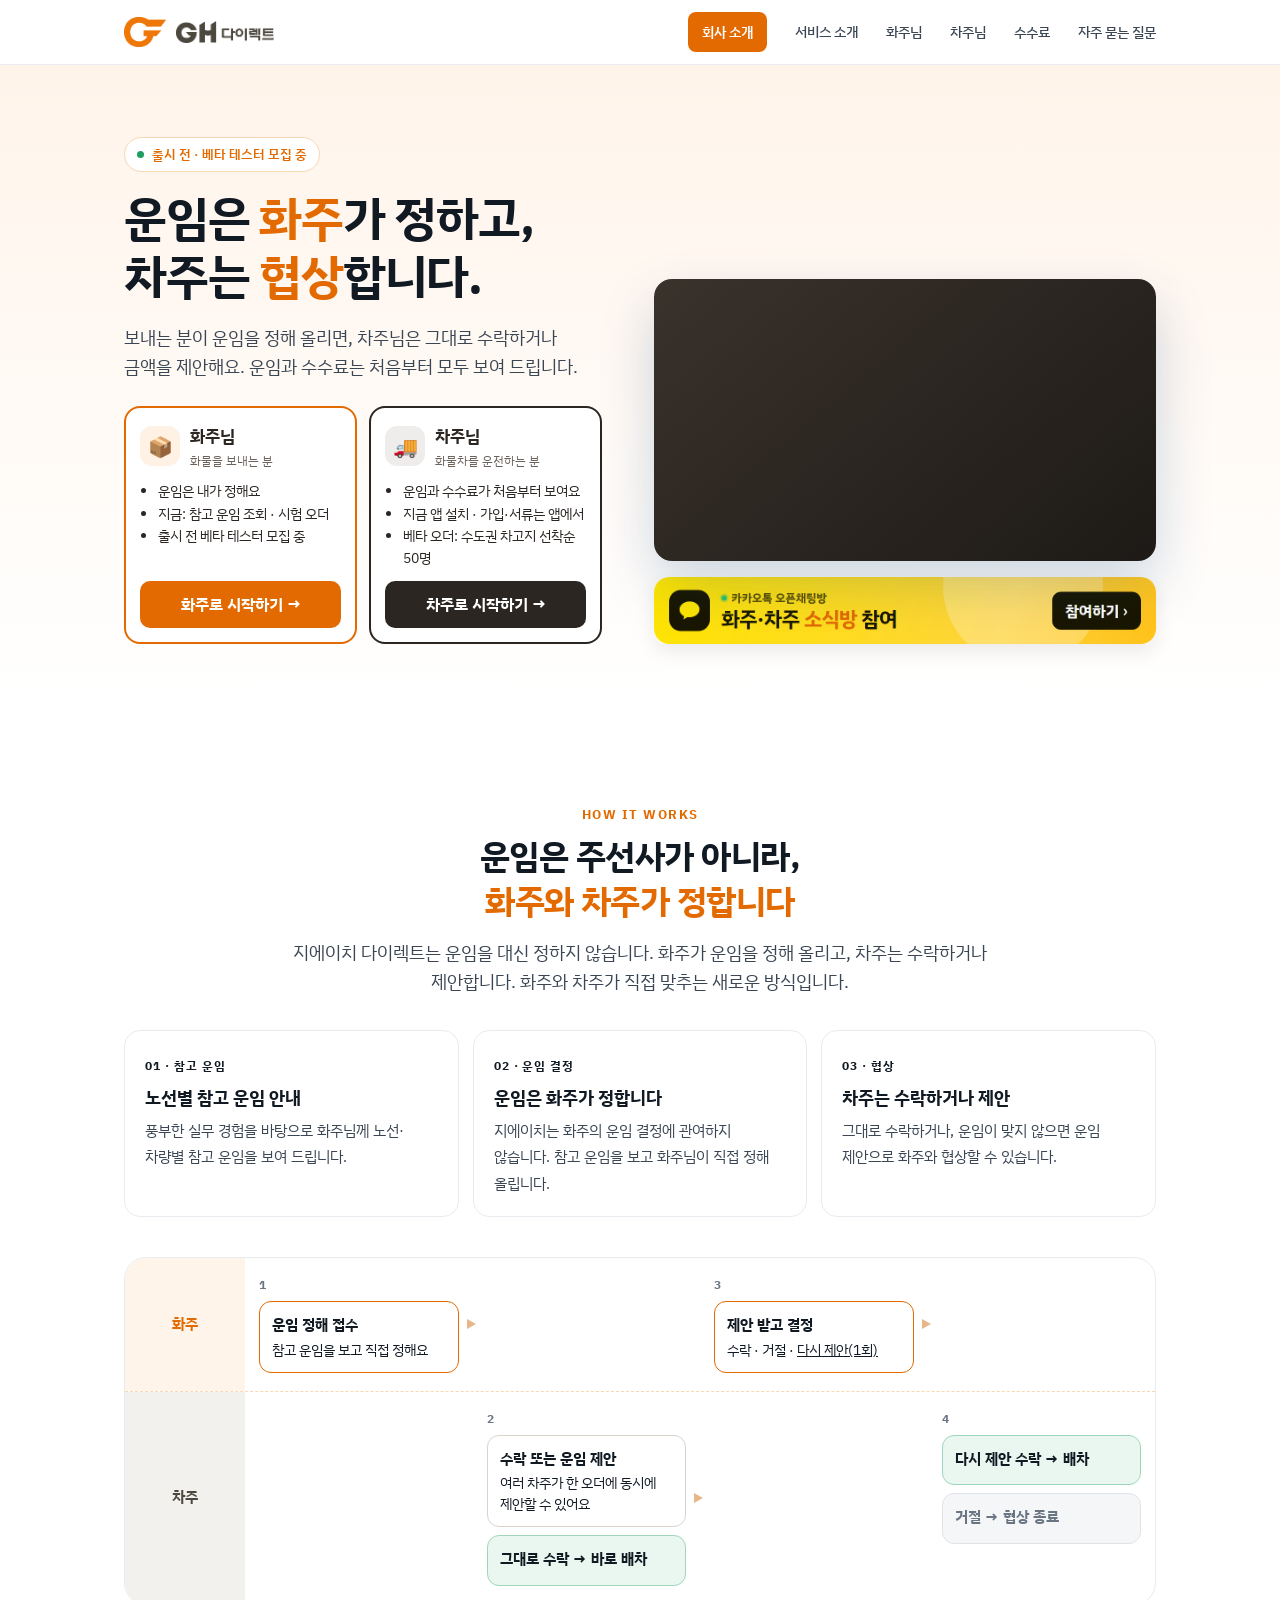
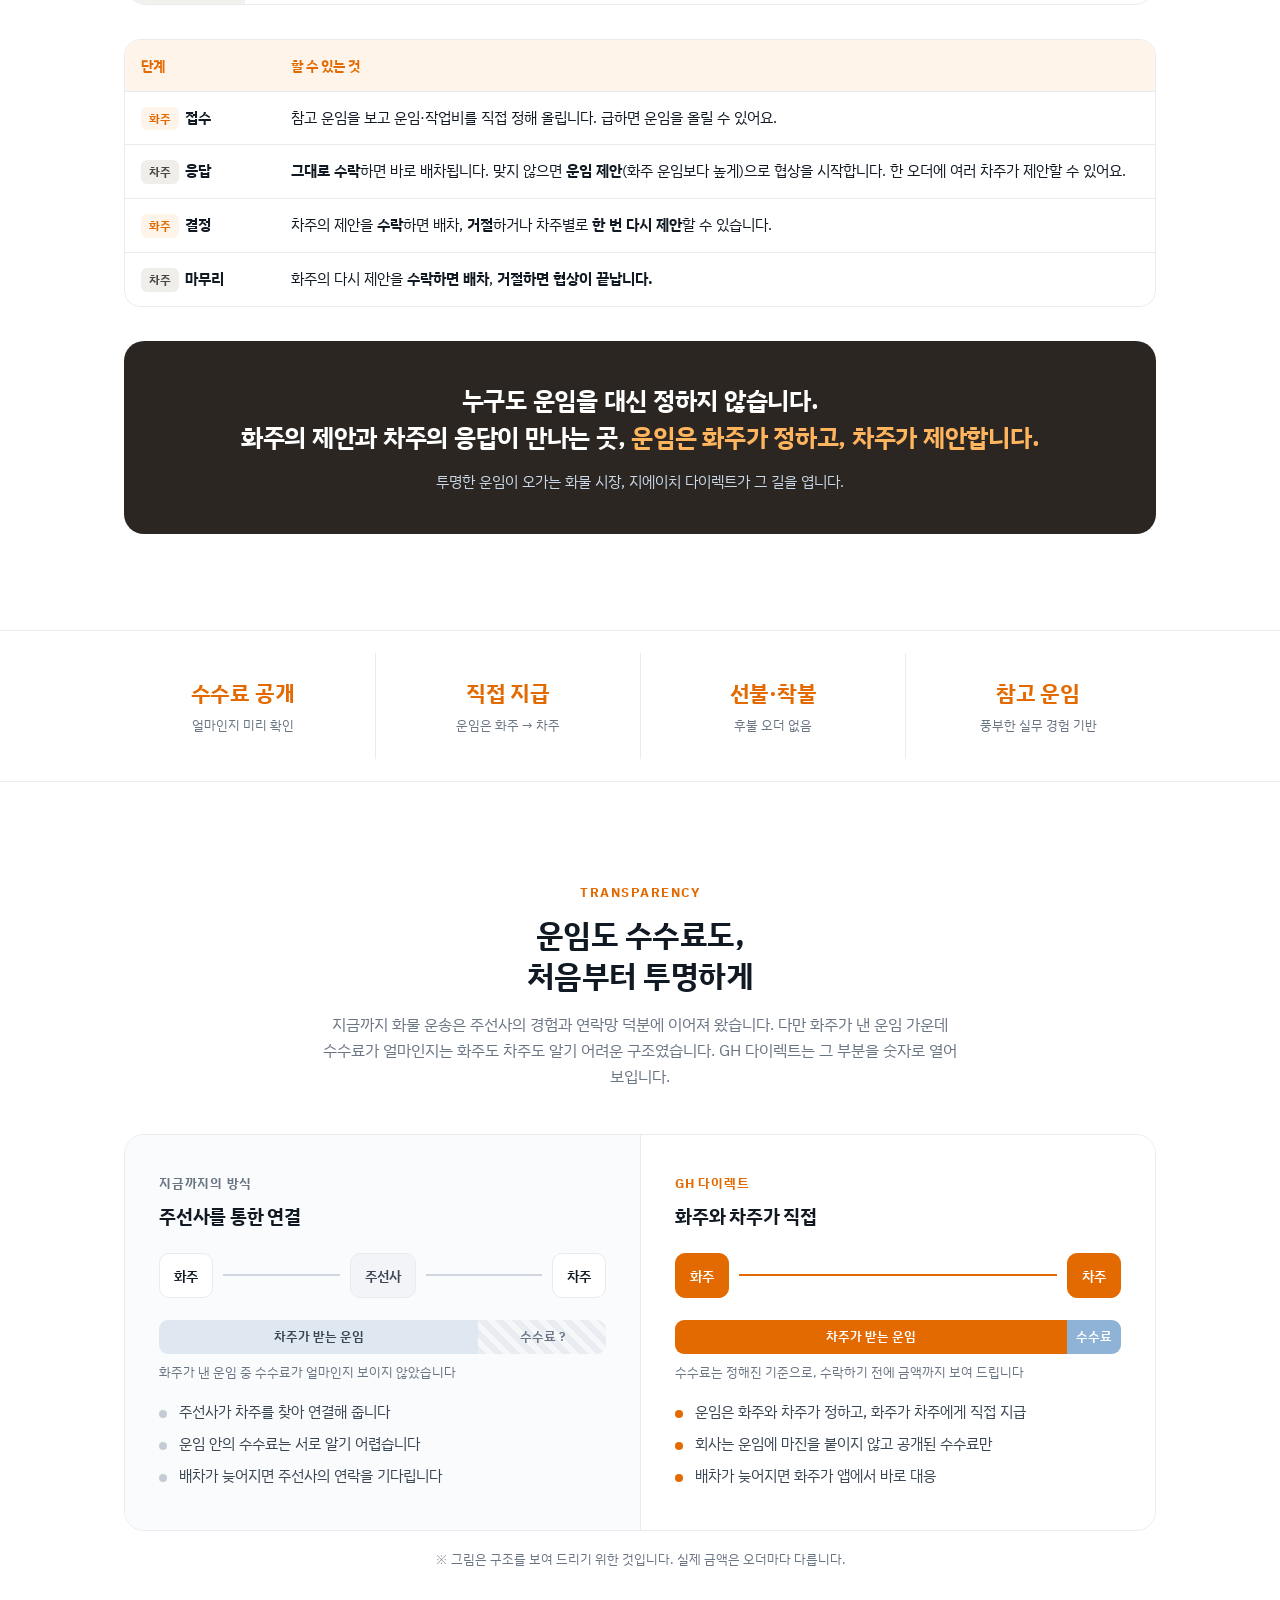
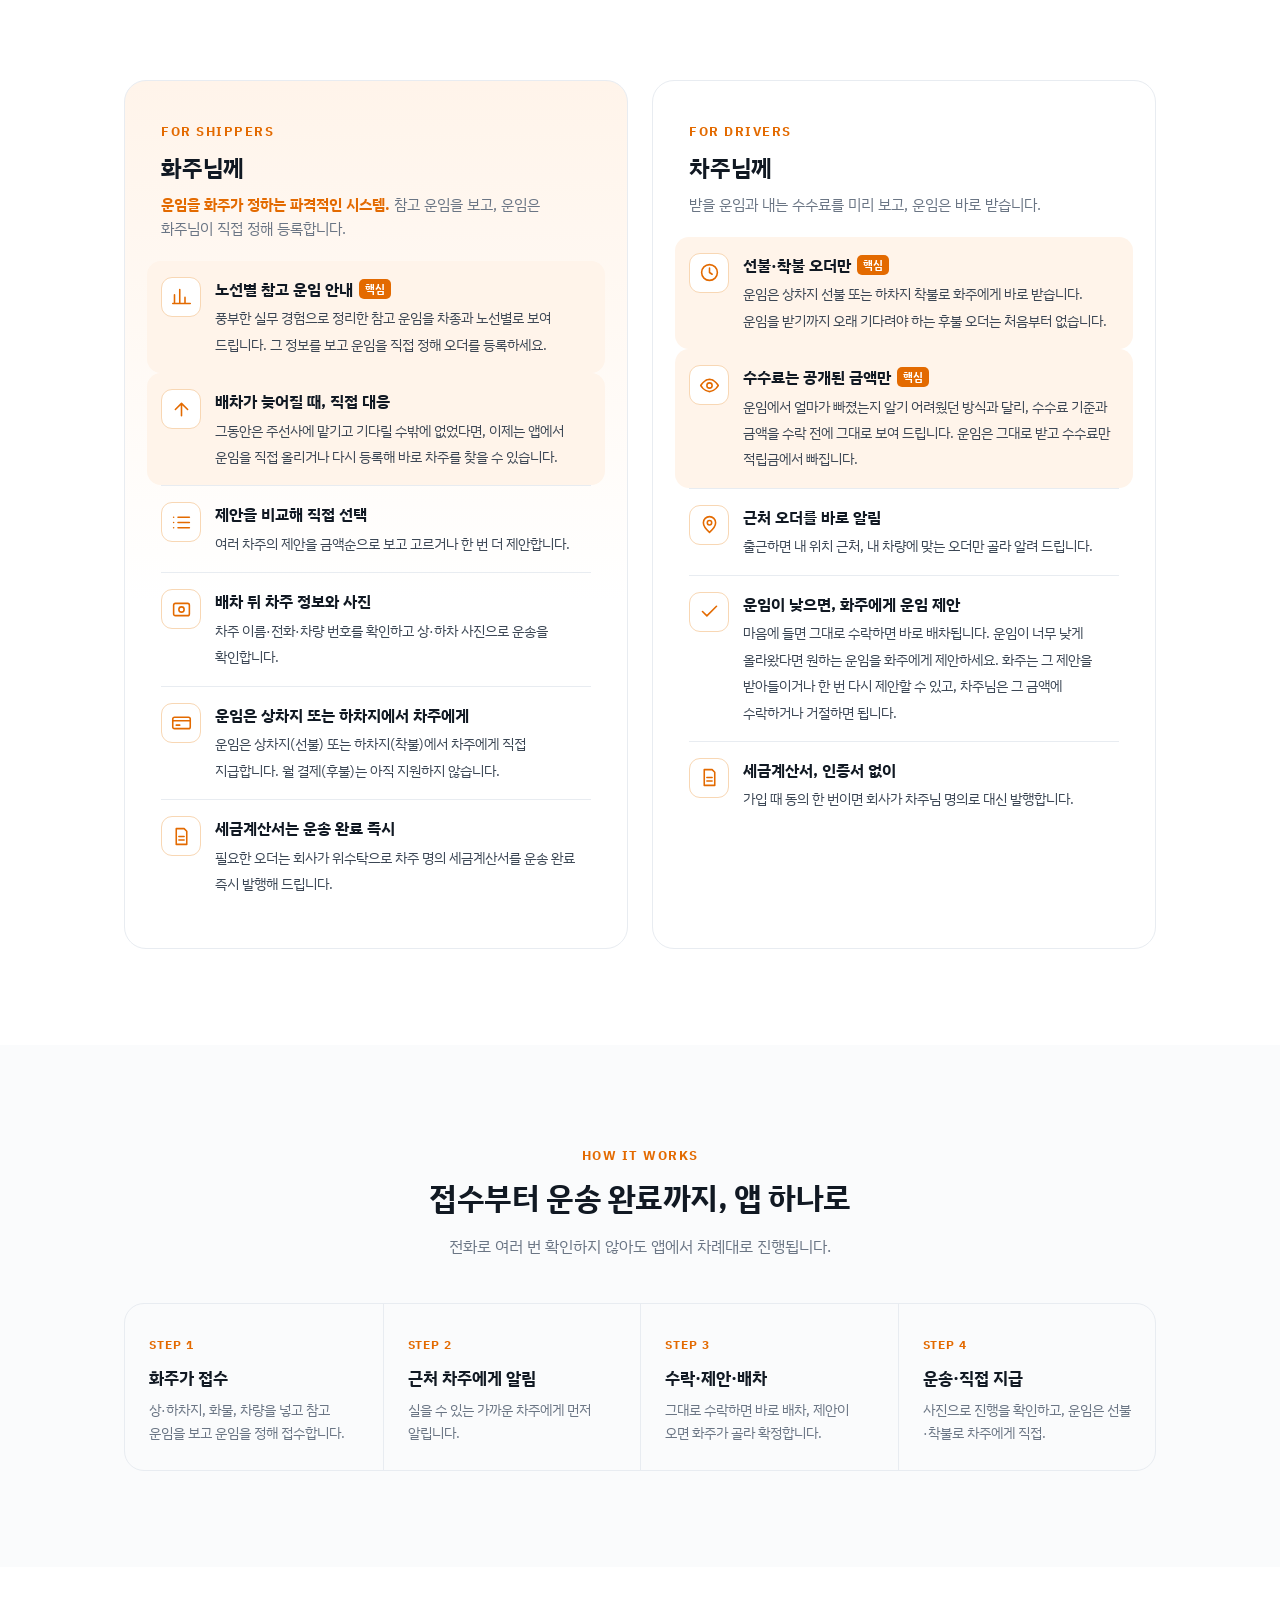
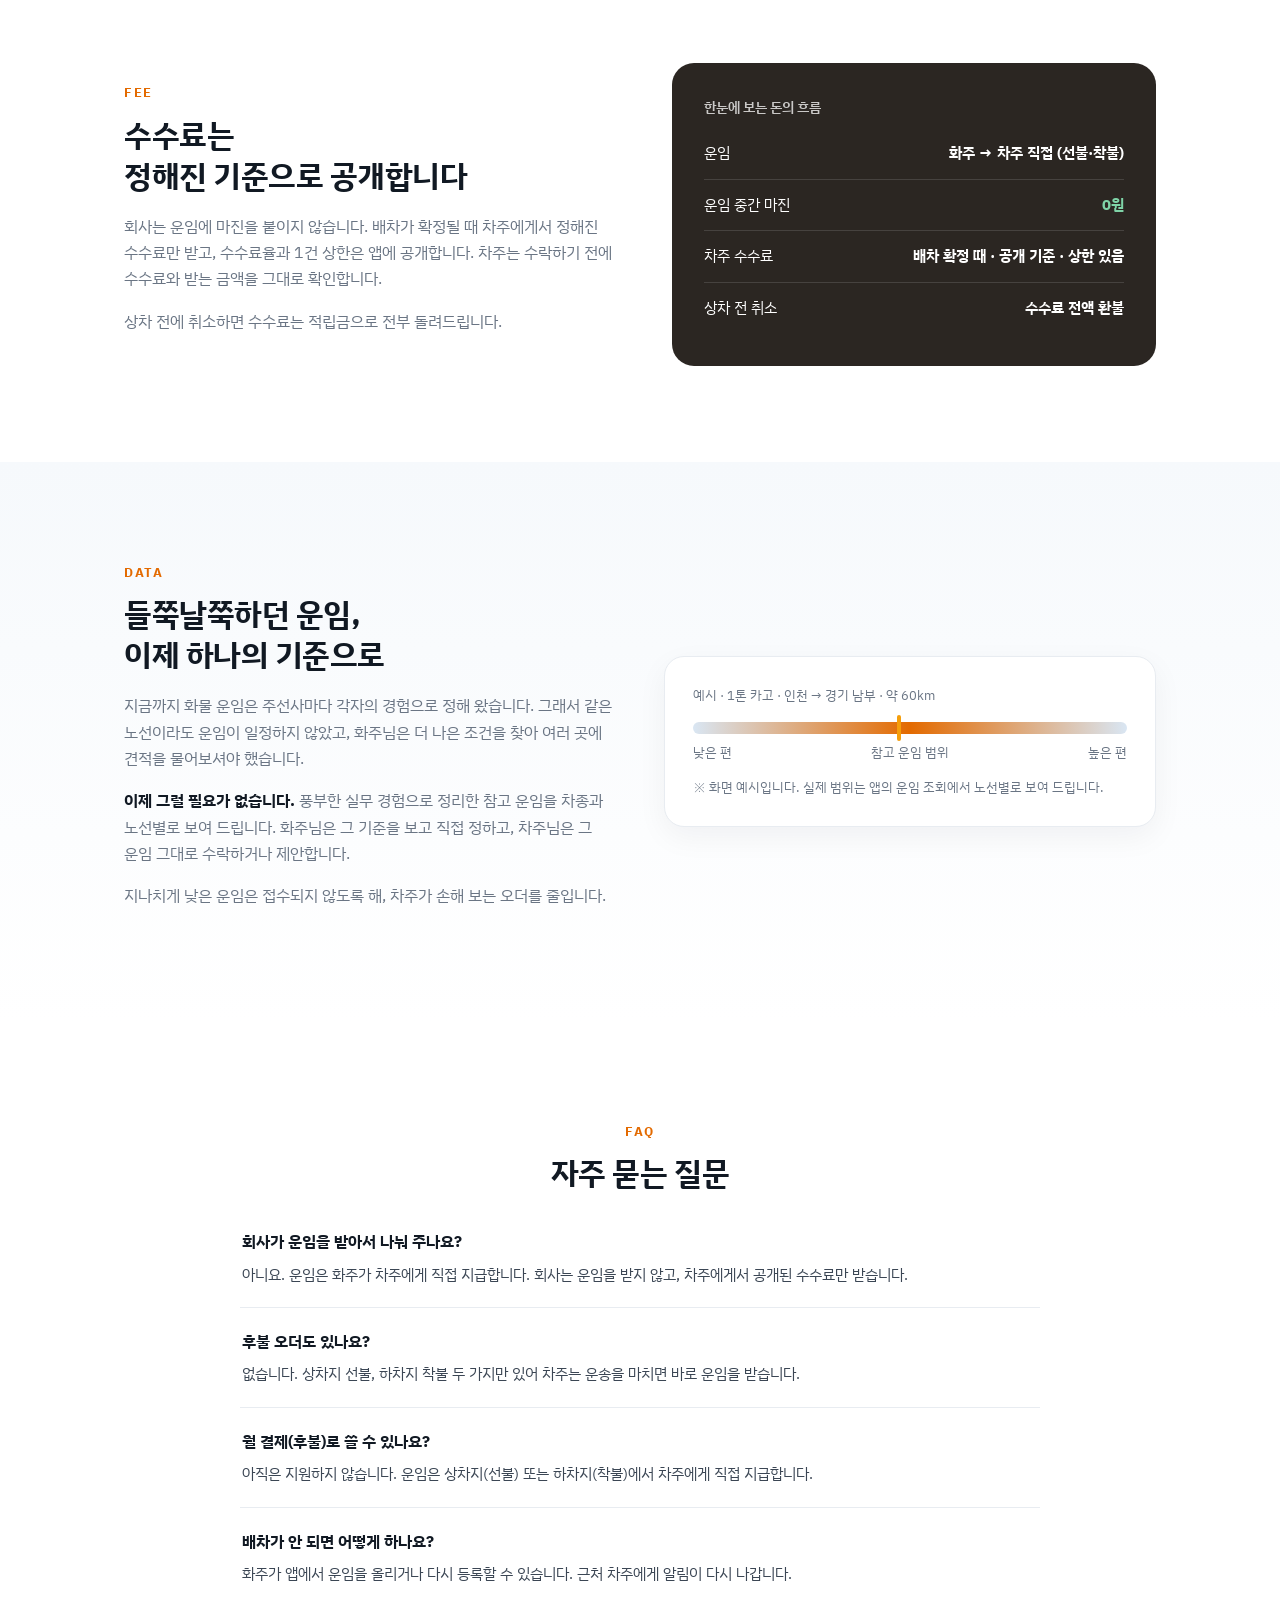
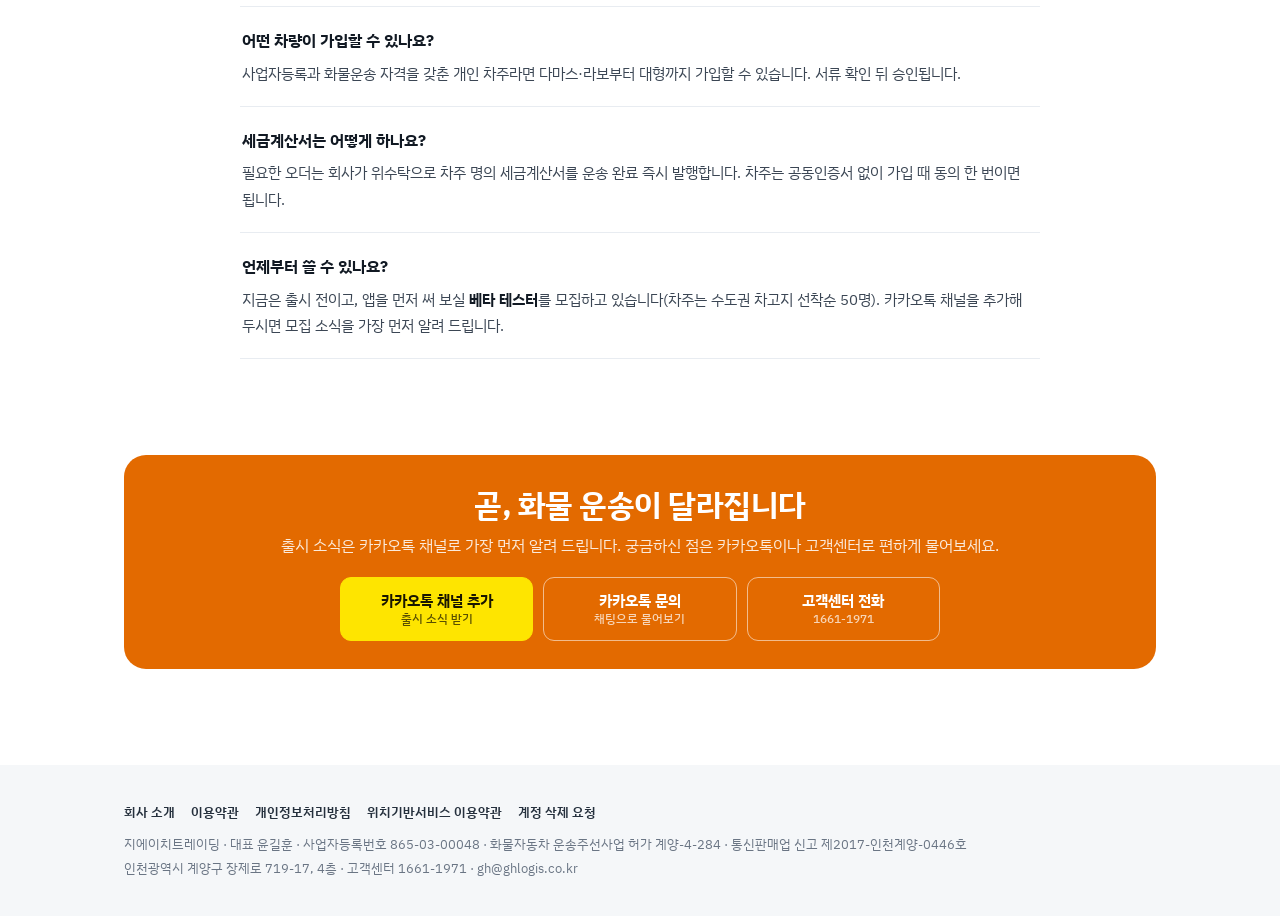
<file: index.html>
<!doctype html><html lang="ko"><head>
<!-- GH 다이렉트 소개 페이지 (시안 20261118_소개페이지_v05, 사용자 승인 2026-11-18). 수정은 저장소 site/ 에서. --><meta charset="utf-8"><meta name="viewport" content="width=device-width,initial-scale=1">
<title>지에이치 다이렉트 · 화주와 차주를 직접 잇는 화물 운송</title>
<meta name="description" content="화주와 차주가 앱에서 바로 만나 운임을 정합니다. 운임도 수수료도 처음부터 투명하게. 출시 전 베타 테스터 모집 중.">
<meta property="og:title" content="지에이치 다이렉트 GH DIRECT">
<meta property="og:description" content="운임도 수수료도, 처음부터 투명하게. 화물 운송, 이제 직접 연결합니다. 출시 전 베타 테스터 모집 중.">
<meta property="og:image" content="https://ghdirect.co.kr/og.png">
<link rel="icon" href="/favicon.png">
<link href="https://fonts.googleapis.com/css2?family=IBM+Plex+Sans+KR:wght@400;500;600;700&display=swap" rel="stylesheet">
<style>
:root{--b:#E36A00;--b9:#2B2622;--b1:#FFF4EA;--b2:#F8D7B4;--t:#111923;--s:#3b4654;--m:#6a7584;--l:#e8ecf1}
*{box-sizing:border-box}body{margin:0;font-family:'IBM Plex Sans KR','Malgun Gothic',sans-serif;color:var(--t);background:#fff;word-break:keep-all;line-height:1.65;-webkit-font-smoothing:antialiased}
.wrap{max-width:1080px;margin:0 auto;padding:0 24px}
header{position:sticky;top:0;background:rgba(255,255,255,.94);backdrop-filter:blur(8px);border-bottom:1px solid var(--l);z-index:5}
header .wrap{display:flex;align-items:center;justify-content:space-between;height:64px}
.logo{text-decoration:none;display:flex;align-items:center;gap:10px;color:var(--b);white-space:nowrap}.logo img{width:42px}.logo img.wm{width:auto;height:22px}.logo b{font-size:16.5px;display:block;line-height:1.15}.logo small{font-size:10px;color:var(--m);letter-spacing:.18em;font-weight:600}
.nav{display:flex;gap:28px;align-items:center}.nav a{color:var(--s);text-decoration:none;font-size:14px;font-weight:500}
.nav .cta-s{background:var(--b);color:#fff;padding:8px 14px;border-radius:8px;font-weight:600}
.eyebrow{font-size:12.5px;font-weight:700;color:var(--b);letter-spacing:.12em}
h1{font-size:48px;line-height:1.22;margin:16px 0 18px;letter-spacing:-.025em}h1 em{font-style:normal;color:var(--b)}
h2{font-size:31px;line-height:1.32;margin:10px 0 14px;letter-spacing:-.015em}
h3{letter-spacing:-.01em}
.lead{font-size:17.5px;color:var(--s);margin:0}.bold-claim{display:inline-block;margin:0 0 12px;font-size:20px;font-weight:700;color:var(--t);border-left:4px solid var(--b);padding:2px 0 2px 12px}.bold-claim em{font-style:normal;color:var(--b)}.muted{color:var(--m)}
.hero{padding:72px 0 64px;background:linear-gradient(180deg,var(--b1),#fff)}
.hero .wrap{display:grid;grid-template-columns:1fr 1.05fr;gap:52px;align-items:center}
.pill{display:inline-flex;gap:8px;align-items:center;background:#fff;border:1px solid var(--b2);color:var(--b);font-size:12.5px;font-weight:600;padding:6px 12px;border-radius:30px}.pill i{width:7px;height:7px;background:#1f9d61;border-radius:50%}
.btns{display:flex;gap:10px;flex-wrap:wrap;margin-top:28px}
a.btn,span.btn{text-decoration:none;display:inline-block}.final .btn.kakao,.btn.kakao{background:#FEE500;color:#191600;border-color:#FEE500}.btn{border-radius:11px;padding:13px 20px;font-weight:700;font-size:15px;border:1.5px solid var(--b);line-height:1.3}
.btn small{display:block;font-weight:500;font-size:11.5px;opacity:.72;margin-top:2px}.btn.p{background:var(--b);color:#fff}.btn.g{color:var(--b);background:#fff}
.video{aspect-ratio:16/9;border-radius:18px;background:linear-gradient(140deg,#0d4176,#062240);position:relative;overflow:hidden;box-shadow:0 24px 56px rgba(0,66,127,.20)}
.video .play{position:absolute;inset:0;display:flex;align-items:center;justify-content:center;flex-direction:column;color:#fff;gap:12px}
.video .tri{width:72px;height:50px;background:#ff0033;border-radius:14px;display:flex;align-items:center;justify-content:center}.video .tri:after{content:'';border-left:19px solid #fff;border-top:11px solid transparent;border-bottom:11px solid transparent;margin-left:5px}
.video p{margin:0;font-size:13px;opacity:.82}
.strip{border-top:1px solid var(--l);border-bottom:1px solid var(--l)}
.strip .wrap{display:grid;grid-template-columns:repeat(4,1fr)}
.strip div{padding:22px 10px;text-align:center;border-left:1px solid var(--l)}.strip div:first-child{border-left:0}
.strip b{display:block;font-size:22px;color:var(--b);letter-spacing:-.01em}.strip span{font-size:13px;color:var(--m)}
section{padding:96px 0}.center{text-align:center}.sec-sub{max-width:660px;margin:0 auto 44px}
/* 투명성 비교 */
.cmp{display:grid;grid-template-columns:1fr 1fr;border:1px solid var(--l);border-radius:20px;overflow:hidden}
.cmp>div{padding:34px}.cmp .old{background:#fafbfc}.cmp .new{background:#fff;border-left:1px solid var(--l)}
.cmp .k{font-size:12.5px;font-weight:700;color:var(--m);letter-spacing:.06em}.cmp .new .k{color:var(--b)}
.cmp h3{margin:6px 0 20px;font-size:19px}
.chain{display:flex;align-items:center;gap:10px;margin-bottom:22px}
.nd{border-radius:10px;padding:10px 14px;font-size:14px;font-weight:600;border:1px solid var(--l);background:#fff;white-space:nowrap}
.nd.mid{background:#f2f4f7;color:var(--s)}.nd.me{background:var(--b);color:#fff;border-color:var(--b)}
.ln{flex:1;height:2px;background:#cfd6df;position:relative;min-width:26px}.ln.blue{background:var(--b)}
.money{display:flex;height:34px;border-radius:9px;overflow:hidden;font-size:12.5px;font-weight:600;margin-bottom:8px}
.money span{display:flex;align-items:center;justify-content:center}
.money .drv{background:#dfe7f0;color:var(--s)}.money .fee{background:repeating-linear-gradient(45deg,#e9edf2,#e9edf2 6px,#f5f7f9 6px,#f5f7f9 12px);color:var(--m)}
.new .money .drv{background:var(--b);color:#fff}.new .money .fee{background:#8fb3d6;color:#fff}
.cap{font-size:12.5px;color:var(--m);margin:0 0 18px}
.cmp ul{margin:0;padding:0;list-style:none}.cmp li{position:relative;padding-left:20px;margin:8px 0;font-size:14.5px;color:var(--s)}
.cmp li:before{content:'';position:absolute;left:0;top:10px;width:8px;height:8px;border-radius:50%;background:#c3ccd6}.cmp .new li:before{background:var(--b)}
.note{margin-top:18px;font-size:13px;color:var(--m);text-align:center}
/* 기능 */
.who{display:grid;grid-template-columns:1fr 1fr;gap:24px}
.panel{border-radius:22px;padding:36px;border:1px solid var(--l)}
.panel.sh{background:linear-gradient(180deg,var(--b1),#fff 60%)}
.panel h3{margin:6px 0 6px;font-size:23px}.panel>p{margin:0 0 20px;color:var(--m);font-size:14.5px}
.feat{display:grid;grid-template-columns:40px 1fr;gap:14px;padding:16px 0;border-top:1px solid var(--l)}
.feat .ic{width:40px;height:40px;border-radius:11px;background:#fff;border:1px solid var(--b2);display:flex;align-items:center;justify-content:center}
.feat .ic svg{width:21px;height:21px;stroke:var(--b);fill:none;stroke-width:1.8;stroke-linecap:round;stroke-linejoin:round}
.feat b{display:block;font-size:15.5px;margin-bottom:2px}.feat span{font-size:14px;color:var(--s)}
.feat.hl{background:var(--b1);margin:0 -14px;padding:16px 14px;border-radius:14px;border-top:0}
.feat .badge,.badge{color:#fff !important;display:inline-block;font-size:11px;font-weight:700;color:#fff;background:var(--b);border-radius:5px;padding:1px 6px;margin-left:6px;vertical-align:2px}
/* 진행 */
.steps{display:grid;grid-template-columns:repeat(4,1fr);gap:0;border:1px solid var(--l);border-radius:20px;overflow:hidden}
.step{padding:26px 24px;border-left:1px solid var(--l)}.step:first-child{border-left:0}
.step .k{font-size:12px;font-weight:700;color:var(--b);letter-spacing:.08em}.step h4{margin:8px 0 6px;font-size:16.5px}.step p{margin:0;font-size:14px;color:var(--m)}
/* 수수료 */
.fee{display:grid;grid-template-columns:1.05fr 1fr;gap:40px;align-items:center}
.fee-box{background:var(--b9);color:#fff;border-radius:22px;padding:32px}
.fee-box h4{margin:0 0 10px;font-size:14px;opacity:.75;font-weight:600}
.fee-row{display:flex;justify-content:space-between;gap:16px;padding:13px 0;border-bottom:1px solid rgba(255,255,255,.13);font-size:15px}.fee-row:last-child{border-bottom:0}.fee-row b{text-align:right}
.fee-row .z{color:#7fd3a7}
.data .wrap{display:grid;grid-template-columns:1fr 1fr;gap:48px;align-items:center}
.range{background:#fff;border:1px solid var(--l);border-radius:20px;padding:28px;box-shadow:0 10px 30px rgba(17,25,35,.05)}
.range .r{font-size:13px;color:var(--m)}.range .bar{height:12px;border-radius:8px;background:linear-gradient(90deg,#d9e6f3,var(--b) 50%,#d9e6f3);margin:16px 0 8px;position:relative}
.range .bar i{position:absolute;left:47%;top:-7px;width:4px;height:26px;background:#f59e0b;border-radius:2px}
.range .lbl{display:flex;justify-content:space-between;font-size:12.5px;color:var(--m)}
.faq{max-width:800px;margin:0 auto}.q span strong{font-weight:700;color:var(--t)}.q{border-bottom:1px solid var(--l);padding:20px 2px}.q b{font-size:16px;display:block;margin-bottom:6px}.q span{color:var(--s);font-size:14.5px}
.final{background:var(--b);color:#fff;border-radius:22px;padding:30px 28px 28px;text-align:center}.final h2{color:#fff;margin:0 0 6px}.final p{opacity:.86;margin:0}
.final .btns{display:grid;grid-template-columns:repeat(3,1fr);max-width:600px;margin:18px auto 0}.final .btn{display:flex;flex-direction:column;justify-content:center;text-align:center}.final .btn.p{background:#fff;color:var(--b);border-color:#fff}.final .btn.g{background:transparent;color:#fff;border-color:rgba(255,255,255,.55)}
footer{background:#f5f7f9;padding:36px 0;font-size:12.5px;color:var(--m);line-height:1.9;margin-top:96px}
footer .links{margin-bottom:8px}footer .links a{color:#25303d;margin-right:16px;text-decoration:none;font-weight:600}
@media(max-width:760px){
 .nav a{display:none}.nav a.m-about{display:inline-block;background:var(--b);color:#fff;padding:8px 14px;border-radius:8px;font-weight:600}h1{font-size:33px}h2{font-size:24px}.lead{font-size:16px}
 .hero{padding:36px 0 40px}.hero .wrap,.cmp,.who,.fee,.data .wrap{grid-template-columns:1fr}
 .cmp .new{border-left:0;border-top:1px solid var(--l)}.cmp>div,.panel{padding:24px}
 .strip .wrap{grid-template-columns:1fr 1fr}.strip div:nth-child(3){border-left:0}.strip div{border-top:1px solid var(--l)}.strip div:nth-child(-n+2){border-top:0}
 .steps{grid-template-columns:1fr 1fr}.step:nth-child(3){border-left:0}.step:nth-child(n+3){border-top:1px solid var(--l)}
 section{padding:60px 0}.wrap{padding:0 18px}footer{margin-top:60px}
}

/* 운임 방식 소개(시안 20261121_소개페이지_운임방식소개_v02, 사용자 2026-11-21) */
#how h2{font-size:34px}#how h2 em{font-style:normal;color:var(--b)}#how .center{text-align:center}#how .lead{margin:0 auto;max-width:720px}

/* 핵심 3원칙 */
.hw-pr{display:grid;grid-template-columns:repeat(3,1fr);gap:14px;margin-top:34px}

.hw-pr div{border:1px solid var(--l);border-radius:16px;padding:20px 20px;background:#fff}

.hw-pr .hw-n{font-size:12px;font-weight:700;color:var(--o);letter-spacing:.08em}

.hw-pr b{display:block;font-size:18px;margin:6px 0 4px}
.hw-pr span{font-size:14.5px;color:var(--s)}

/* 흐름 */
.hw-flow{margin-top:40px;border:1px solid var(--l);border-radius:22px;overflow:hidden}

.hw-lane{display:grid;grid-template-columns:120px repeat(4,1fr);align-items:stretch}

.hw-lane+.hw-lane{border-top:1px dashed var(--b2)}

.hw-who{display:flex;align-items:center;justify-content:center;font-weight:700;font-size:15px;background:var(--b1);color:var(--b)}

.hw-lane.hw-drv .hw-who{background:#fff7ee;color:#b45a05}

.hw-cell{padding:18px 14px;position:relative}

.hw-box{border-radius:12px;padding:12px 12px;font-size:14px;line-height:1.5;border:1.5px solid var(--b2);background:#fff}

.hw-box b{display:block;font-size:15px;margin-bottom:2px}

.hw-box.hw-s{border-color:var(--b);}
.hw-box.hw-d{border-color:#f3c48f}

.hw-box.hw-ok{background:#e9f7f0;border-color:#9fd6bb}
.hw-box.hw-ok b{color:var(--g)}

.hw-box.hw-end{background:#f5f6f8;border-color:#dfe3e8;color:var(--m)}

.hw-step{font-size:11.5px;font-weight:700;color:var(--m);letter-spacing:.06em;margin-bottom:6px}

.hw-arrow{position:absolute;right:-9px;top:50%;width:18px;height:18px;transform:translateY(-50%);z-index:1}

.hw-arrow:after{content:'';position:absolute;left:3px;top:4px;border-left:9px solid #9db6cf;border-top:5px solid transparent;border-bottom:5px solid transparent}

.hw-small{font-size:12.5px;color:var(--m);margin-top:6px}

/* 표 */
#how table{width:100%;border-collapse:separate;border-spacing:0;margin-top:34px;border:1px solid var(--l);border-radius:16px;overflow:hidden;font-size:15px}#how th,#how td{padding:14px 16px;text-align:left;border-top:1px solid var(--l);vertical-align:top}#how thead th{background:var(--b1);color:var(--b);border-top:0;font-size:14px}#how td:first-child{font-weight:700;width:150px;white-space:nowrap}

.hw-tg{display:inline-block;font-size:12px;font-weight:700;padding:2px 8px;border-radius:6px;margin-right:6px}

.hw-tg.hw-s{background:var(--b1);color:var(--b)}
.hw-tg.hw-d{background:#fff1e2;color:#b45a05}

/* 결론 띠 */
.hw-punch{margin-top:34px;background:var(--b9);color:#fff;border-radius:20px;padding:40px 34px;display:flex;flex-direction:column;align-items:center;text-align:center;gap:14px}

.hw-punch b{font-size:25px;line-height:1.5;letter-spacing:-.01em}
.hw-punch b em{font-style:normal;color:#FFB45E}

.hw-punch span{font-size:14.5px;color:#c9d7e6}
@media(max-width:760px){
 #how h2{font-size:25px}#how .lead{font-size:15.5px}
 /* 휴대폰: 두 줄 흐름도 대신 아래 단계 표로 본다 */
 .hw-flow{display:none}
 .hw-pr{grid-template-columns:1fr}
 .hw-lane{grid-template-columns:1fr}.hw-who{padding:10px}.hw-cell{padding:10px 14px}.hw-arrow{display:none}#how td:first-child{width:auto;white-space:normal}#how th,#how td{padding:12px}
 .hw-punch{padding:28px 20px}.hw-punch b{font-size:19px}
}

/* 다이렉트 메인 색 = 로고 날개 주황(사용자 2026-11-21 "주황 좋다. 이걸로 가자"). 어두운 칸은 로고 글자색 계열 */
.video{background:linear-gradient(140deg,#3a322b,#1d1a17)}
.hw-lane.hw-drv .hw-who{background:#f3f1ee;color:#4C483F}
.hw-tg.hw-d{background:#f0eeeb;color:#4C483F}.hw-box.hw-d{border-color:#d9d3cc}
.hw-arrow:after{border-left-color:#e7b78a}

/* 첫 화면 오른쪽: 영상 + 오픈채팅방 */
.side{display:flex;flex-direction:column;gap:14px}
.chatimg{display:block;border-radius:16px;overflow:hidden;box-shadow:0 12px 28px rgba(0,0,0,.10);transition:transform .15s}.chatimg:hover{transform:translateY(-2px)}.chatimg img{display:block;width:100%;height:auto}
.hero .wrap{align-items:end}.side{gap:16px}.chatimg{border-radius:12px;box-shadow:0 8px 20px rgba(0,0,0,.08)}

/* 가입 버튼 두 개 같은 크기로 한 줄(PC·휴대폰). 휴대폰, 오픈채팅 띠는 버튼과 영상 사이 */
.chat-m{display:none}
.hero .btns{display:grid;grid-template-columns:1fr 1fr;gap:10px;max-width:480px}
.hero .btns .btn{display:flex;flex-direction:column;justify-content:center}
.btn i.dot{font-style:normal}.mbr{display:none}
@media(max-width:760px){
 .hero .btns{gap:8px;margin-top:22px;max-width:none}
 .hero .btns .btn{padding:12px 14px;font-size:15px}
 .hero .btns .btn small{font-size:11.5px;margin-top:4px}
 .btn i.dot{display:none}.mbr{display:inline}
 .chat-m{display:block;margin-top:12px}
 .chat-pc{display:none}
 .hero .wrap{gap:20px}
}

/* 맨 아래 띠: 휴대폰은 채널 추가를 한 줄 넓게, 문의·전화는 같은 크기로 나란히 */
@media(max-width:760px){
 .final{padding:26px 18px 22px}
 .final .btns{grid-template-columns:1fr 1fr;gap:8px}
 .final .btn.kakao{grid-column:1/-1}
 .final .btn{padding:11px 10px}
}

/* 화주·차주 시작하기 카드(2026-11-24) */
.who2{display:grid;grid-template-columns:1fr 1fr;gap:12px;margin-top:26px;max-width:560px}
.wcard{display:flex;flex-direction:column;text-decoration:none;color:#2B2622;background:#fff;border:2px solid #E36A00;border-radius:16px;padding:14px}
.wcard.d{border-color:#2B2622}
.wtop{display:flex;align-items:center;gap:10px}
.wic{width:40px;height:40px;border-radius:12px;background:#FFF1E4;display:flex;align-items:center;justify-content:center;font-size:20px;flex:none}
.wcard.d .wic{background:#EFEDEB}
.wtop b{display:block;font-size:17px}.wtop small{display:block;font-size:12px;color:#6b625c}
.wcard ul{margin:10px 0 12px 18px;padding:0;font-size:13.5px;line-height:1.65;flex:1}
.wgo{display:block;text-align:center;border-radius:10px;padding:10px;font-weight:800;color:#fff;background:#E36A00}
.wcard.d .wgo{background:#2B2622}
@media (max-width:640px){.who2{grid-template-columns:1fr;max-width:none;margin-top:20px}}
/* 차주용 광고로 온 사람(관리자 유입 링크 대상 = 차주): 차주 카드 먼저·강조, 화주 카드 흐리게(시안 20261125_홈페이지_당근유입_v02 ②) */
.v-drv{display:none}html.drv .v-all{display:none}html.drv h1.v-drv,html.drv p.v-drv{display:block}html.drv li.v-drv{display:list-item}html.drv .rib.v-drv{display:inline-block}
.wcard{position:relative}.rib{position:absolute;top:-12px;left:10px;max-width:calc(100% - 20px);white-space:nowrap;overflow:hidden;text-overflow:ellipsis;box-sizing:border-box;background:#E36A00;color:#fff;font-size:12px;font-weight:800;border-radius:999px;padding:3px 10px}html.drv .wcard.d{padding-top:20px}
html.drv .wcard.d{order:-1;border-color:#E36A00;box-shadow:0 0 0 4px #E36A0033}html.drv .wcard.d .wgo{background:#E36A00}
html.drv .wcard.s{opacity:.6}html.drv .who2{margin-top:30px}
</style></head><body>
<header><div class="wrap"><a class="logo" href="/" aria-label="GH 다이렉트 홈"><img src="/gh-direct-mark.png" alt=""><img class="wm" src="/gh-direct-wordmark.png" alt="GH 다이렉트"></a>
<nav class="nav"><a class="m-about cta-s" href="/about/">회사 소개</a><a href="#about">서비스 소개</a><a href="#who">화주님</a><a href="#who">차주님</a><a href="#fee">수수료</a><a href="#faq">자주 묻는 질문</a></nav></div></header>

<div class="hero"><div class="wrap">
 <div>
  <span class="pill"><i></i>출시 전 · 베타 테스터 모집 중</span>
  <!-- 제목: '직접 연결'보다 '운임은 화주가 정하고 차주는 협상'(사장님 11/25, 시안 20261125_홈페이지_당근유입_v02). 차주용 광고로 오면 차주 쪽 제목(.drv) -->
  <h1 class="v-all">운임은 <em>화주</em>가 정하고,<br>차주는 <em>협상</em>합니다.</h1>
  <h1 class="v-drv">운임이 낮으면<br>차주님이 <em>협상</em>하세요.</h1>
  <p class="lead v-all">보내는 분이 운임을 정해 올리면, 차주님은 그대로 수락하거나 금액을 제안해요. 운임과 수수료는 처음부터 모두 보여 드립니다.</p>
  <p class="lead v-drv">화주가 정한 운임을 보고, 그대로 수락하거나 금액을 제안해요. 운임과 수수료는 처음부터 모두 보여 드립니다.</p>
  <!-- 화주·차주 시작하기 카드(시안 20261124_홈페이지_베타버튼_v02 B, 사장님 "B로 해") — 각 베타 안내 페이지로 -->
  <div class="who2">
   <a class="wcard s" href="/beta/shipper/" data-click="shipper"><div class="wtop"><span class="wic">📦</span><span><b>화주님</b><small>화물을 보내는 분</small></span></div>
    <ul><li>운임은 내가 정해요</li><li>지금: 참고 운임 조회 · 시험 오더</li><li>출시 전 베타 테스터 모집 중</li></ul>
    <span class="wgo">화주로 시작하기 →</span></a>
   <a class="wcard d" href="/beta/driver/" data-click="driver"><span class="rib v-drv">🚚 차주님은 여기로</span><div class="wtop"><span class="wic">🚚</span><span><b>차주님</b><small>화물차를 운전하는 분</small></span></div>
    <ul><li class="v-drv">운임이 맞지 않으면 <b>금액 제안</b></li><li class="v-drv">선착불 오더만 · 베타 수수료 1%</li><li class="v-all">운임과 수수료가 처음부터 보여요</li><li class="v-all">지금 앱 설치 · 가입·서류는 앱에서</li><li>베타 오더: 수도권 차고지 선착순 50명</li></ul>
    <span class="wgo">차주로 시작하기 →</span></a>
  </div>
  <a class="chatimg chat-m" href="https://open.kakao.com/o/gNN7M4Xi" target="_blank" rel="noopener" aria-label="카카오톡 오픈채팅방 참여하기"><img src="/openchat-bar-m.png" alt="카카오톡 오픈채팅방 — 화주·차주 소식방 참여"></a>
 </div>
 <div class="side"><div class="video"><iframe src="https://www.youtube-nocookie.com/embed/18TGpeedPoA?rel=0&amp;modestbranding=1&amp;playsinline=1" title="화물 운송, 이제 직접 | GH 다이렉트" loading="lazy" allow="accelerometer; autoplay; clipboard-write; encrypted-media; gyroscope; picture-in-picture; web-share" referrerpolicy="strict-origin-when-cross-origin" allowfullscreen style="position:absolute;inset:0;width:100%;height:100%;border:0"></iframe></div>
  <a class="chatimg chat-pc" href="https://open.kakao.com/o/gNN7M4Xi" target="_blank" rel="noopener" aria-label="카카오톡 오픈채팅방 참여하기"><img src="/openchat-bar.png" alt="카카오톡 오픈채팅방 — 화주·차주 소식방 참여"></a></div>
</div></div>
<section id="how" class="how"><div class="wrap">
 <div class="center">
  <div class="eyebrow">HOW IT WORKS</div>
  <h2>운임은 주선사가 아니라,<br><em>화주와 차주가 정합니다</em></h2>
  <p class="lead">지에이치 다이렉트는 운임을 대신 정하지 않습니다. 화주가 운임을 정해 올리고, 차주는 수락하거나 제안합니다. 화주와 차주가 직접 맞추는 새로운 방식입니다.</p>
 </div>

 <div class="hw-pr">
  <div><span class="hw-n">01 · 참고 운임</span><b>노선별 참고 운임 안내</b><span>풍부한 실무 경험을 바탕으로 화주님께 노선·차량별 참고 운임을 보여 드립니다.</span></div>
  <div><span class="hw-n">02 · 운임 결정</span><b>운임은 화주가 정합니다</b><span>지에이치는 화주의 운임 결정에 관여하지 않습니다. 참고 운임을 보고 화주님이 직접 정해 올립니다.</span></div>
  <div><span class="hw-n">03 · 협상</span><b>차주는 수락하거나 제안</b><span>그대로 수락하거나, 운임이 맞지 않으면 운임 제안으로 화주와 협상할 수 있습니다.</span></div>
 </div>

 <div class="hw-flow">
  <div class="hw-lane hw-shp"><div class="hw-who">화주</div>
   <div class="hw-cell"><div class="hw-step">1</div><div class="hw-box hw-s"><b>운임 정해 접수</b>참고 운임을 보고 직접 정해요</div><span class="hw-arrow"></span></div>
   <div class="hw-cell"></div>
   <div class="hw-cell"><div class="hw-step">3</div><div class="hw-box hw-s"><b>제안 받고 결정</b>수락 · 거절 · <u>다시 제안(1회)</u></div><span class="hw-arrow"></span></div>
   <div class="hw-cell"></div>
  </div>
  <div class="hw-lane hw-drv"><div class="hw-who">차주</div>
   <div class="hw-cell"></div>
   <div class="hw-cell"><div class="hw-step">2</div><div class="hw-box hw-d"><b>수락 또는 운임 제안</b>여러 차주가 한 오더에 동시에 제안할 수 있어요</div><div class="hw-box hw-ok" style="margin-top:8px"><b>그대로 수락 → 바로 배차</b></div><span class="hw-arrow"></span></div>
   <div class="hw-cell"></div>
   <div class="hw-cell"><div class="hw-step">4</div><div class="hw-box hw-ok"><b>다시 제안 수락 → 배차</b></div><div class="hw-box hw-end" style="margin-top:8px"><b>거절 → 협상 종료</b></div></div>
  </div>
 </div>

 <table>
  <thead><tr><th>단계</th><th>할 수 있는 것</th></tr></thead>
  <tbody>
   <tr><td><span class="hw-tg hw-s">화주</span>접수</td><td>참고 운임을 보고 운임·작업비를 직접 정해 올립니다. 급하면 운임을 올릴 수 있어요.</td></tr>
   <tr><td><span class="hw-tg hw-d">차주</span>응답</td><td><b>그대로 수락</b>하면 바로 배차됩니다. 맞지 않으면 <b>운임 제안</b>(화주 운임보다 높게)으로 협상을 시작합니다. 한 오더에 여러 차주가 제안할 수 있어요.</td></tr>
   <tr><td><span class="hw-tg hw-s">화주</span>결정</td><td>차주의 제안을 <b>수락</b>하면 배차, <b>거절</b>하거나 차주별로 <b>한 번 다시 제안</b>할 수 있습니다.</td></tr>
   <tr><td><span class="hw-tg hw-d">차주</span>마무리</td><td>화주의 다시 제안을 <b>수락하면 배차</b>, <b>거절하면 협상이 끝납니다.</b></td></tr>
  </tbody>
 </table>

 <div class="hw-punch"><b>누구도 운임을 대신 정하지 않습니다.<br>화주의 제안과 차주의 응답이 만나는 곳, <em>운임은 화주가 정하고, 차주가 제안합니다.</em></b><span>투명한 운임이 오가는 화물 시장, 지에이치 다이렉트가 그 길을 엽니다.</span></div>
</div></section>
<div class="strip"><div class="wrap">
 <div><b>수수료 공개</b><span>얼마인지 미리 확인</span></div>
 <div><b>직접 지급</b><span>운임은 화주 → 차주</span></div>
 <div><b>선불·착불</b><span>후불 오더 없음</span></div>
 <div><b>참고 운임</b><span>풍부한 실무 경험 기반</span></div>
</div></div>

<section id="about"><div class="wrap">
 <div class="center"><span class="eyebrow">TRANSPARENCY</span><h2>운임도 수수료도,<br>처음부터 투명하게</h2>
 <p class="muted sec-sub">지금까지 화물 운송은 주선사의 경험과 연락망 덕분에 이어져 왔습니다. 다만 화주가 낸 운임 가운데 수수료가 얼마인지는 화주도 차주도 알기 어려운 구조였습니다. GH 다이렉트는 그 부분을 숫자로 열어 보입니다.</p></div>
 <div class="cmp">
  <div class="old"><span class="k">지금까지의 방식</span><h3>주선사를 통한 연결</h3>
   <div class="chain"><span class="nd">화주</span><span class="ln"></span><span class="nd mid">주선사</span><span class="ln"></span><span class="nd">차주</span></div>
   <div class="money"><span class="drv" style="flex:3">차주가 받는 운임</span><span class="fee" style="flex:1.2">수수료 ?</span></div>
   <p class="cap">화주가 낸 운임 중 수수료가 얼마인지 보이지 않았습니다</p>
   <ul><li>주선사가 차주를 찾아 연결해 줍니다</li><li>운임 안의 수수료는 서로 알기 어렵습니다</li><li>배차가 늦어지면 주선사의 연락을 기다립니다</li></ul></div>
  <div class="new"><span class="k">GH 다이렉트</span><h3>화주와 차주가 직접</h3>
   <div class="chain"><span class="nd me">화주</span><span class="ln blue"></span><span class="nd me">차주</span></div>
   <div class="money"><span class="drv" style="flex:4">차주가 받는 운임</span><span class="fee" style="flex:.55">수수료</span></div>
   <p class="cap">수수료는 정해진 기준으로, 수락하기 전에 금액까지 보여 드립니다</p>
   <ul><li>운임은 화주와 차주가 정하고, 화주가 차주에게 직접 지급</li><li>회사는 운임에 마진을 붙이지 않고 공개된 수수료만</li><li>배차가 늦어지면 화주가 앱에서 바로 대응</li></ul></div>
 </div>
 <p class="note">※ 그림은 구조를 보여 드리기 위한 것입니다. 실제 금액은 오더마다 다릅니다.</p>
</div></section>

<section id="who" style="padding-top:0"><div class="wrap"><div class="who">
 <div class="panel sh"><span class="eyebrow">FOR SHIPPERS</span><h3>화주님께</h3><p><b style="color:var(--b)">운임을 화주가 정하는 파격적인 시스템.</b> 참고 운임을 보고, 운임은 화주님이 직접 정해 등록합니다.</p>
  <div class="feat hl"><span class="ic"><svg viewBox="0 0 24 24"><path d="M4 20V10M10 20V4M16 20v-7M22 20H2"/></svg></span><div><b>노선별 참고 운임 안내<span class="badge">핵심</span></b><span>풍부한 실무 경험으로 정리한 참고 운임을 차종과 노선별로 보여 드립니다. 그 정보를 보고 운임을 직접 정해 오더를 등록하세요.</span></div></div>
  <div class="feat hl"><span class="ic"><svg viewBox="0 0 24 24"><path d="M12 19V5M5 12l7-7 7 7"/></svg></span><div><b>배차가 늦어질 때, 직접 대응</b><span>그동안은 주선사에 맡기고 기다릴 수밖에 없었다면, 이제는 앱에서 운임을 직접 올리거나 다시 등록해 바로 차주를 찾을 수 있습니다.</span></div></div>
  <div class="feat"><span class="ic"><svg viewBox="0 0 24 24"><path d="M8 6h13M8 12h13M8 18h13M3 6h.01M3 12h.01M3 18h.01"/></svg></span><div><b>제안을 비교해 직접 선택</b><span>여러 차주의 제안을 금액순으로 보고 고르거나 한 번 더 제안합니다.</span></div></div>
  <div class="feat"><span class="ic"><svg viewBox="0 0 24 24"><rect x="3" y="5" width="18" height="14" rx="2"/><circle cx="12" cy="12" r="3"/></svg></span><div><b>배차 뒤 차주 정보와 사진</b><span>차주 이름·전화·차량 번호를 확인하고 상·하차 사진으로 운송을 확인합니다.</span></div></div>
  <div class="feat"><span class="ic"><svg viewBox="0 0 24 24"><rect x="2" y="6" width="20" height="13" rx="2"/><path d="M2 10h20M6 15h4"/></svg></span><div><b>운임은 상차지 또는 하차지에서 차주에게</b><span>운임은 상차지(선불) 또는 하차지(착불)에서 차주에게 직접 지급합니다. 월 결제(후불)는 아직 지원하지 않습니다.</span></div></div>
  <div class="feat"><span class="ic"><svg viewBox="0 0 24 24"><path d="M6 3h9l3 3v15H6z"/><path d="M9 12h6M9 16h6"/></svg></span><div><b>세금계산서는 운송 완료 즉시</b><span>필요한 오더는 회사가 위수탁으로 차주 명의 세금계산서를 운송 완료 즉시 발행해 드립니다.</span></div></div>
 </div>
 <div class="panel"><span class="eyebrow">FOR DRIVERS</span><h3>차주님께</h3><p>받을 운임과 내는 수수료를 미리 보고, 운임은 바로 받습니다.</p>
  <div class="feat hl"><span class="ic"><svg viewBox="0 0 24 24"><circle cx="12" cy="12" r="9"/><path d="M12 7v5l3 2"/></svg></span><div><b>선불·착불 오더만<span class="badge">핵심</span></b><span>운임은 상차지 선불 또는 하차지 착불로 화주에게 바로 받습니다. 운임을 받기까지 오래 기다려야 하는 후불 오더는 처음부터 없습니다.</span></div></div>
  <div class="feat hl"><span class="ic"><svg viewBox="0 0 24 24"><path d="M2 12s4-7 10-7 10 7 10 7-4 7-10 7S2 12 2 12z"/><circle cx="12" cy="12" r="3"/></svg></span><div><b>수수료는 공개된 금액만<span class="badge">핵심</span></b><span>운임에서 얼마가 빠졌는지 알기 어려웠던 방식과 달리, 수수료 기준과 금액을 수락 전에 그대로 보여 드립니다. 운임은 그대로 받고 수수료만 적립금에서 빠집니다.</span></div></div>
  <div class="feat"><span class="ic"><svg viewBox="0 0 24 24"><path d="M12 21s-7-6.2-7-11a7 7 0 0 1 14 0c0 4.8-7 11-7 11z"/><circle cx="12" cy="10" r="2.5"/></svg></span><div><b>근처 오더를 바로 알림</b><span>출근하면 내 위치 근처, 내 차량에 맞는 오더만 골라 알려 드립니다.</span></div></div>
  <div class="feat"><span class="ic"><svg viewBox="0 0 24 24"><path d="M20 6L9 17l-5-5"/></svg></span><div><b>운임이 낮으면, 화주에게 운임 제안</b><span>마음에 들면 그대로 수락하면 바로 배차됩니다. 운임이 너무 낮게 올라왔다면 원하는 운임을 화주에게 제안하세요. 화주는 그 제안을 받아들이거나 한 번 다시 제안할 수 있고, 차주님은 그 금액에 수락하거나 거절하면 됩니다.</span></div></div>
  <div class="feat"><span class="ic"><svg viewBox="0 0 24 24"><path d="M6 3h9l3 3v15H6z"/><path d="M9 12h6M9 16h6"/></svg></span><div><b>세금계산서, 인증서 없이</b><span>가입 때 동의 한 번이면 회사가 차주님 명의로 대신 발행합니다.</span></div></div>
 </div>
</div></div></section>

<section style="background:#fafbfc"><div class="wrap">
 <div class="center"><span class="eyebrow">HOW IT WORKS</span><h2>접수부터 운송 완료까지, 앱 하나로</h2><p class="muted sec-sub">전화로 여러 번 확인하지 않아도 앱에서 차례대로 진행됩니다.</p></div>
 <div class="steps">
  <div class="step"><span class="k">STEP 1</span><h4>화주가 접수</h4><p>상·하차지, 화물, 차량을 넣고 참고 운임을 보고 운임을 정해 접수합니다.</p></div>
  <div class="step"><span class="k">STEP 2</span><h4>근처 차주에게 알림</h4><p>실을 수 있는 가까운 차주에게 먼저 알립니다.</p></div>
  <div class="step"><span class="k">STEP 3</span><h4>수락·제안·배차</h4><p>그대로 수락하면 바로 배차, 제안이 오면 화주가 골라 확정합니다.</p></div>
  <div class="step"><span class="k">STEP 4</span><h4>운송·직접 지급</h4><p>사진으로 진행을 확인하고, 운임은 선불·착불로 차주에게 직접.</p></div>
 </div>
</div></section>

<section id="fee"><div class="wrap fee">
 <div><span class="eyebrow">FEE</span><h2>수수료는<br>정해진 기준으로 공개합니다</h2>
  <p class="muted">회사는 운임에 마진을 붙이지 않습니다. 배차가 확정될 때 차주에게서 정해진 수수료만 받고, 수수료율과 1건 상한은 앱에 공개합니다. 차주는 수락하기 전에 수수료와 받는 금액을 그대로 확인합니다.</p>
  <p class="muted">상차 전에 취소하면 수수료는 적립금으로 전부 돌려드립니다.</p></div>
 <div class="fee-box"><h4>한눈에 보는 돈의 흐름</h4>
  <div class="fee-row"><span>운임</span><b>화주 → 차주 직접 (선불·착불)</b></div>
  <div class="fee-row"><span>운임 중간 마진</span><b class="z">0원</b></div>
  <div class="fee-row"><span>차주 수수료</span><b>배차 확정 때 · 공개 기준 · 상한 있음</b></div>
  <div class="fee-row"><span>상차 전 취소</span><b>수수료 전액 환불</b></div>
 </div>
</div></section>

<section class="data" style="background:linear-gradient(180deg,#f6f9fc,#fff)"><div class="wrap">
 <div><span class="eyebrow">DATA</span><h2>들쭉날쭉하던 운임,<br>이제 하나의 기준으로</h2>
  <p class="muted">지금까지 화물 운임은 주선사마다 각자의 경험으로 정해 왔습니다. 그래서 같은 노선이라도 운임이 일정하지 않았고, 화주님은 더 나은 조건을 찾아 여러 곳에 견적을 물어보셔야 했습니다.</p><p class="muted"><b style="color:var(--t)">이제 그럴 필요가 없습니다.</b> 풍부한 실무 경험으로 정리한 참고 운임을 차종과 노선별로 보여 드립니다. 화주님은 그 기준을 보고 직접 정하고, 차주님은 그 운임 그대로 수락하거나 제안합니다.</p>
  <p class="muted">지나치게 낮은 운임은 접수되지 않도록 해, 차주가 손해 보는 오더를 줄입니다.</p></div>
 <div class="range"><div class="r">예시 · 1톤 카고 · 인천 → 경기 남부 · 약 60km</div>
  <div class="bar"><i></i></div><div class="lbl"><span>낮은 편</span><span>참고 운임 범위</span><span>높은 편</span></div>
  <p class="muted" style="font-size:12.5px;margin:14px 0 0">※ 화면 예시입니다. 실제 범위는 앱의 운임 조회에서 노선별로 보여 드립니다.</p></div>
</div></section>

<section id="faq"><div class="wrap">
 <div class="center"><span class="eyebrow">FAQ</span><h2>자주 묻는 질문</h2></div>
 <div class="faq">
  <div class="q"><b>회사가 운임을 받아서 나눠 주나요?</b><span>아니요. 운임은 화주가 차주에게 직접 지급합니다. 회사는 운임을 받지 않고, 차주에게서 공개된 수수료만 받습니다.</span></div>
  <div class="q"><b>후불 오더도 있나요?</b><span>없습니다. 상차지 선불, 하차지 착불 두 가지만 있어 차주는 운송을 마치면 바로 운임을 받습니다.</span></div>
  <div class="q"><b>월 결제(후불)로 쓸 수 있나요?</b><span>아직은 지원하지 않습니다. 운임은 상차지(선불) 또는 하차지(착불)에서 차주에게 직접 지급합니다.</span></div>
  <div class="q"><b>배차가 안 되면 어떻게 하나요?</b><span>화주가 앱에서 운임을 올리거나 다시 등록할 수 있습니다. 근처 차주에게 알림이 다시 나갑니다.</span></div>
  <div class="q"><b>어떤 차량이 가입할 수 있나요?</b><span>사업자등록과 화물운송 자격을 갖춘 개인 차주라면 다마스·라보부터 대형까지 가입할 수 있습니다. 서류 확인 뒤 승인됩니다.</span></div>
  <div class="q"><b>세금계산서는 어떻게 하나요?</b><span>필요한 오더는 회사가 위수탁으로 차주 명의 세금계산서를 운송 완료 즉시 발행합니다. 차주는 공동인증서 없이 가입 때 동의 한 번이면 됩니다.</span></div>
  <div class="q"><b>언제부터 쓸 수 있나요?</b><span>지금은 출시 전이고, 앱을 먼저 써 보실 <strong>베타 테스터</strong>를 모집하고 있습니다(차주는 수도권 차고지 선착순 50명). 카카오톡 채널을 추가해 두시면 모집 소식을 가장 먼저 알려 드립니다.</span></div>
 </div>
</div></section>

<div class="wrap" id="notify"><div class="final">
 <h2>곧, 화물 운송이 달라집니다</h2><p>출시 소식은 카카오톡 채널로 가장 먼저 알려 드립니다. 궁금하신 점은 카카오톡이나 고객센터로 편하게 물어보세요.</p>
 <div class="btns"><a class="btn kakao" href="https://pf.kakao.com/_xdYAvX" target="_blank" rel="noopener">카카오톡 채널 추가<small>출시 소식 받기</small></a><a class="btn g" href="https://pf.kakao.com/_xdYAvX/chat" target="_blank" rel="noopener">카카오톡 문의<small>채팅으로 물어보기</small></a><a class="btn g" href="tel:1661-1971">고객센터 전화<small>1661-1971</small></a></div>
</div></div>

<footer><div class="wrap">
 <div class="links"><a href="/about/">회사 소개</a><a href="/terms/">이용약관</a><a href="/privacy/">개인정보처리방침</a><a href="/location/">위치기반서비스 이용약관</a><a href="/account/delete/">계정 삭제 요청</a></div>
 지에이치트레이딩 · 대표 윤길훈 · 사업자등록번호 865-03-00048 · 화물자동차 운송주선사업 허가 계양-4-284 · 통신판매업 신고 제2017-인천계양-0446호<br>
 인천광역시 계양구 장제로 719-17, 4층 · 고객센터 1661-1971 · gh@ghlogis.co.kr
</div></footer>
<script>
/* 유입 꼬리표(2026-11-21): 다이렉트 웹으로 가는 버튼에 ?src= 를 붙인다 — 들어올 때 꼬리표가 있으면 그대로, 없으면 site */
(function(){try{var s=(new URLSearchParams(location.search).get('src')||'').toLowerCase();if(!/^[a-z0-9_]{1,40}$/.test(s))s='site';
document.querySelectorAll('a[href^="https://app.ghdirect.co.kr"],a[href^="/beta/"]').forEach(function(a){var u=new URL(a.href,location.href);if(!u.searchParams.get('src')){u.searchParams.set('src',s);a.href=u.toString();}});}catch(e){}})();
</script>
<script src="/site-track.js" data-page="/site"></script>
</body></html>
</file>
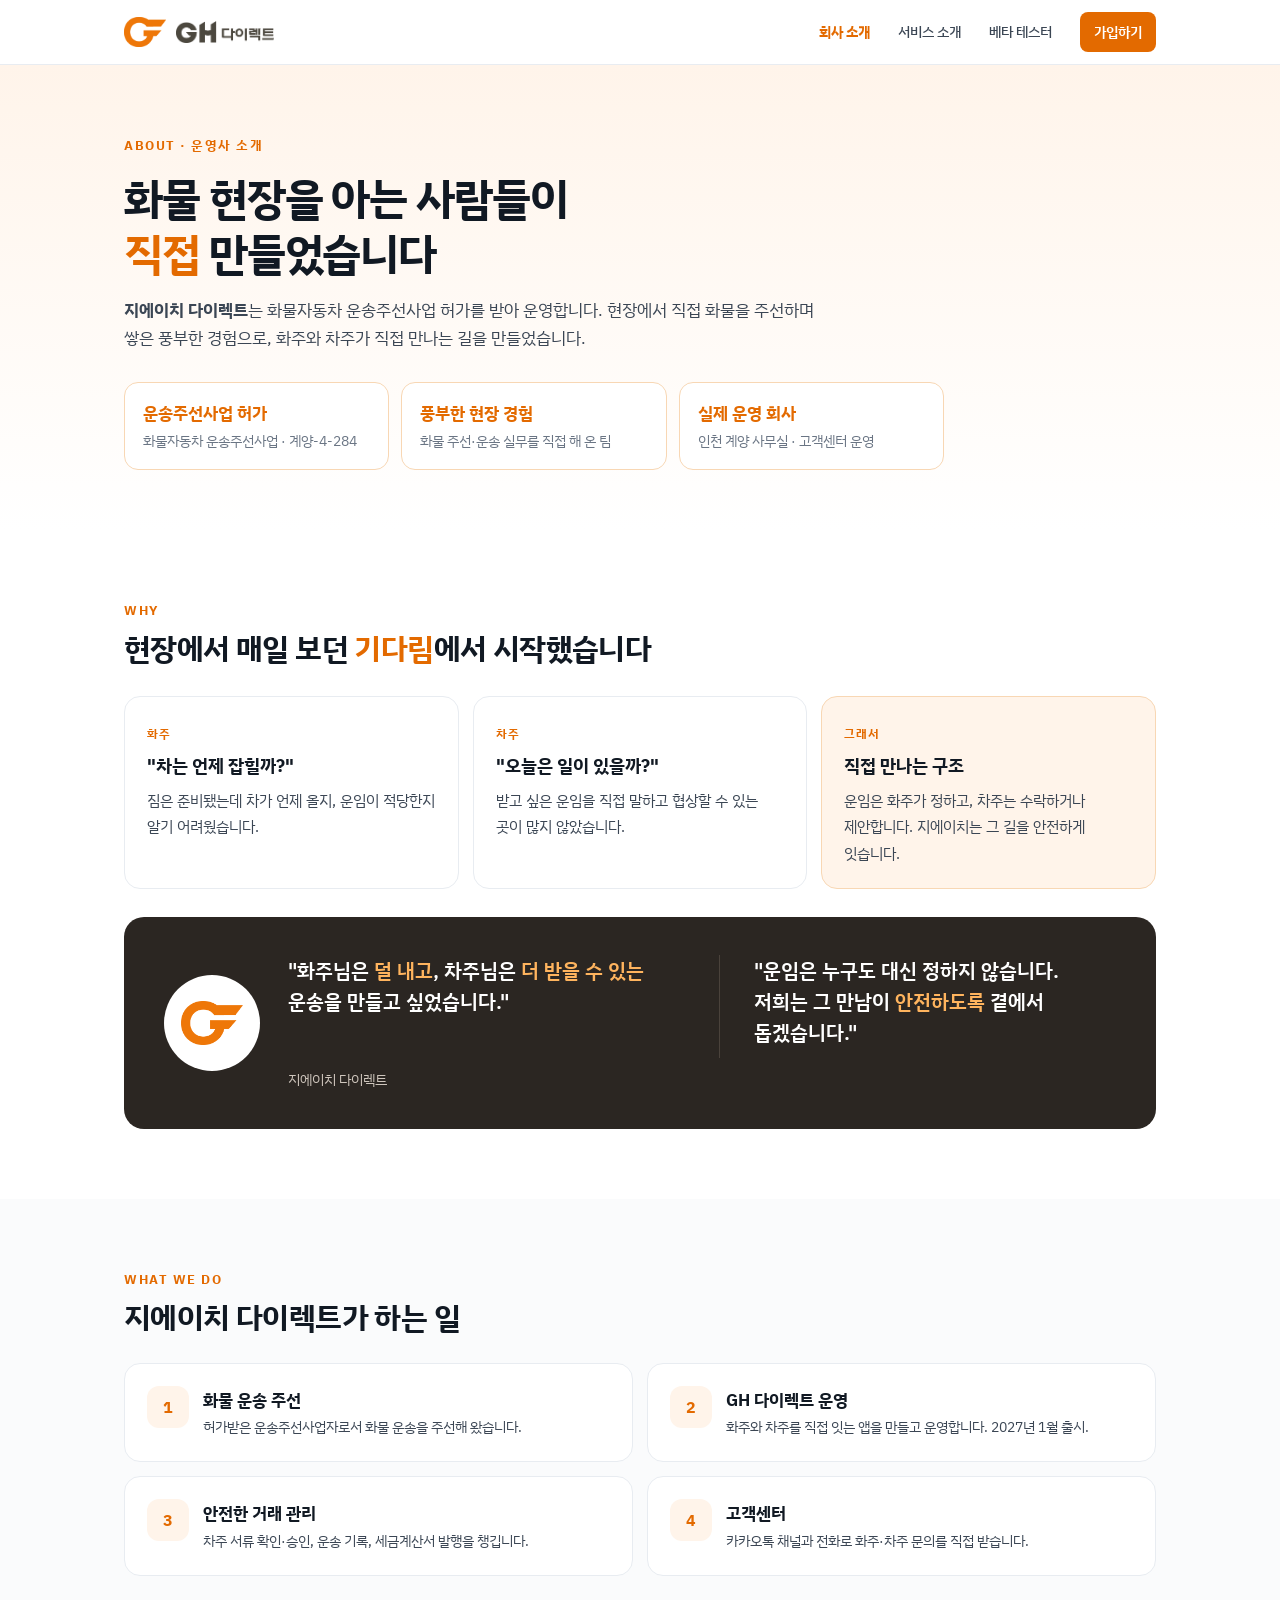
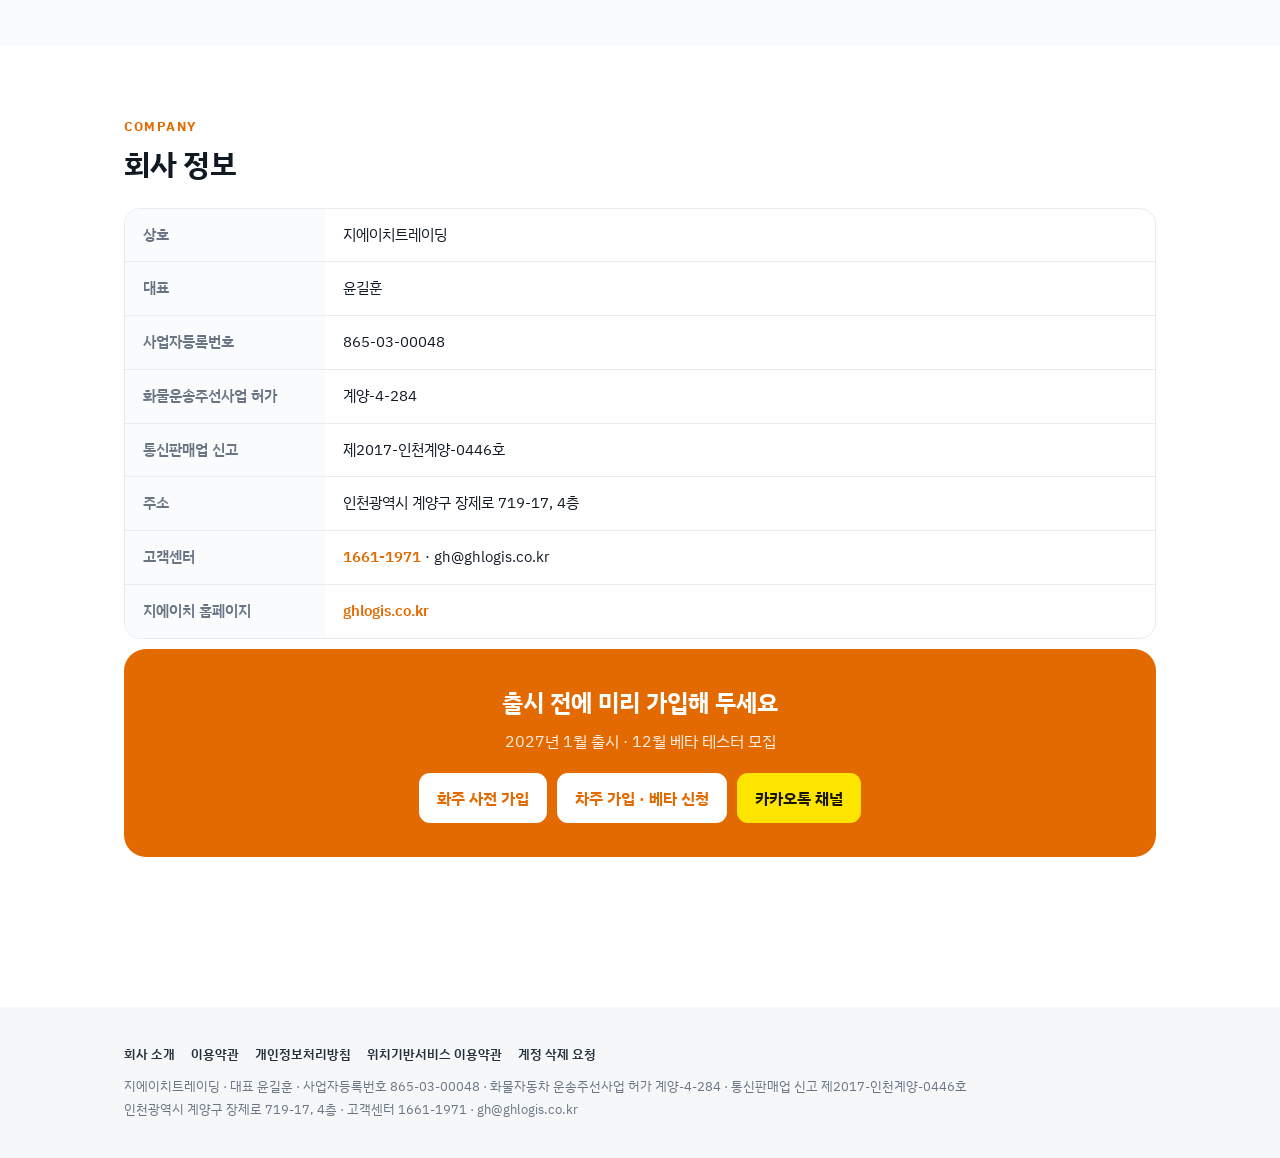
<file: about/index.html>
<!doctype html><html lang="ko"><head>
<!-- GH 다이렉트 회사 소개 (시안 20261122_회사소개페이지_v01, 사용자 "시안대로 게시해" 2026-11-22). 수정은 저장소 site/ 에서. --><meta charset="utf-8"><meta name="viewport" content="width=device-width,initial-scale=1">
<title>회사 소개 · 지에이치 다이렉트</title>
<meta name="description" content="GH 다이렉트는 화물자동차 운송주선사업 허가를 받은 지에이치트레이딩이 운영합니다. 화물 현장을 아는 사람들이 직접 만들었습니다.">
<meta property="og:title" content="회사 소개 · 지에이치 다이렉트">
<meta property="og:description" content="화물 현장을 아는 사람들이 직접 만들었습니다. 운영: 지에이치트레이딩(화물자동차 운송주선사업 허가).">
<meta property="og:image" content="https://ghdirect.co.kr/og.png">
<link rel="icon" href="/favicon.png">
<link href="https://fonts.googleapis.com/css2?family=IBM+Plex+Sans+KR:wght@400;500;600;700&display=swap" rel="stylesheet">
<style>
:root{--b:#E36A00;--b9:#2B2622;--b1:#FFF4EA;--b2:#F8D7B4;--t:#111923;--s:#3b4654;--m:#6a7584;--l:#e8ecf1}
*{box-sizing:border-box}body{margin:0;font-family:'IBM Plex Sans KR','Malgun Gothic',sans-serif;color:var(--t);background:#fff;word-break:keep-all;line-height:1.65;-webkit-font-smoothing:antialiased}
.wrap{max-width:1080px;margin:0 auto;padding:0 24px}
header{position:sticky;top:0;background:rgba(255,255,255,.94);backdrop-filter:blur(8px);border-bottom:1px solid var(--l);z-index:5}
header .wrap{display:flex;align-items:center;justify-content:space-between;height:64px}
.logo{text-decoration:none;display:flex;align-items:center;gap:10px;white-space:nowrap}.logo img{width:42px}.logo img.wm{width:auto;height:22px}
.nav{display:flex;gap:28px;align-items:center}.nav a{color:var(--s);text-decoration:none;font-size:14px;font-weight:500}
.nav a.on{color:var(--b);font-weight:700}
.nav .cta-s{background:var(--b);color:#fff;padding:8px 14px;border-radius:8px;font-weight:600}
.eyebrow{font-size:12.5px;font-weight:700;color:var(--b);letter-spacing:.12em}
h1{font-size:44px;line-height:1.25;margin:14px 0 16px;letter-spacing:-.025em}h1 em{font-style:normal;color:var(--b)}
h2{font-size:30px;line-height:1.3;margin:8px 0 12px;letter-spacing:-.02em}h2 em{font-style:normal;color:var(--b)}
.lead{font-size:17px;color:var(--s);margin:0;max-width:720px}
.hero{padding:70px 0 60px;background:linear-gradient(180deg,var(--b1),#fff)}
.facts{display:grid;grid-template-columns:repeat(3,1fr);gap:12px;margin-top:30px;max-width:820px}
.facts>div{background:#fff;border:1px solid var(--b2);border-radius:14px;padding:16px 18px}
.facts b{display:block;font-size:17px;color:var(--b)}.facts span{font-size:13.5px;color:var(--m)}
section{padding:70px 0}
.why{display:grid;grid-template-columns:repeat(3,1fr);gap:14px;margin-top:28px}
.why>div{border:1px solid var(--l);border-radius:16px;padding:22px}
.why .n{font-size:12px;font-weight:700;color:var(--b);letter-spacing:.08em}.why b{display:block;font-size:18px;margin:6px 0}.why span{font-size:14.5px;color:var(--s)}
.why .ans{background:var(--b1);border-color:var(--b2)}
.quote{margin-top:28px;background:var(--b9);color:#fff;border-radius:20px;padding:38px 40px;display:flex;gap:28px;align-items:center}
.quote .ph{width:96px;height:96px;border-radius:50%;background:#fff;flex-shrink:0;display:flex;align-items:center;justify-content:center}
.quote .ph img{width:62px}
.quote p{font-size:22px;line-height:1.55;margin:0 0 10px;font-weight:600}.quote p em{font-style:normal;color:#FFB45E}
.quote small{color:#cfc6bd;font-size:14px;grid-column:1/-1}
.qs{flex:1;display:grid;grid-template-columns:1fr 1fr;gap:10px 34px;align-items:start}
.qs>div+div{border-left:1px solid #4a423b;padding-left:34px}
.qs p{font-size:20px}
.what{display:grid;grid-template-columns:1fr 1fr;gap:14px;margin-top:26px}
.what>div{border:1px solid var(--l);border-radius:16px;padding:22px;display:flex;gap:14px;background:#fff}
.what i{width:42px;height:42px;border-radius:12px;background:var(--b1);color:var(--b);font-style:normal;font-weight:800;display:flex;align-items:center;justify-content:center;flex-shrink:0}
.what b{display:block;font-size:16.5px}.what span{font-size:14px;color:var(--s)}
table{width:100%;border-collapse:separate;border-spacing:0;border:1px solid var(--l);border-radius:16px;overflow:hidden;margin-top:24px;font-size:15px}
td{padding:14px 18px;border-top:1px solid var(--l)}tr:first-child td{border-top:0}td:first-child{width:200px;color:var(--m);background:#fafbfc;font-weight:600}
td a{color:var(--b);text-decoration:none;font-weight:600}
.final{background:var(--b);color:#fff;border-radius:22px;padding:34px;text-align:center;margin:10px 0 0}
.final h3{margin:0 0 6px;font-size:24px}.final p{margin:0;opacity:.9}
.final .btns{display:flex;gap:10px;justify-content:center;margin-top:18px}
.final a{background:#fff;color:var(--b);border-radius:11px;padding:12px 18px;font-weight:700;text-decoration:none}.final a.k{background:#FEE500;color:#191600}
footer{background:#f5f7f9;padding:36px 0;font-size:12.5px;color:var(--m);line-height:1.9;margin-top:80px}
footer .links{margin-bottom:8px}footer .links a{color:#25303d;margin-right:16px;text-decoration:none;font-weight:600}
@media(max-width:760px){
 .nav a:not(.cta-s){display:none}
 h1{font-size:30px}h2{font-size:24px}.hero{padding:44px 0 40px}section{padding:48px 0}.wrap{padding:0 18px}
 .facts,.why,.what{grid-template-columns:1fr}
 .quote{flex-direction:column;align-items:flex-start;padding:28px 24px}.quote p,.qs p{font-size:18px}
 .qs{grid-template-columns:1fr}.qs br{display:none}.qs>div+div{border-left:0;padding-left:0;border-top:1px solid #4a423b;padding-top:14px}
 td:first-child{width:110px}td{padding:12px}.final .btns{flex-direction:column}footer{margin-top:56px}
}
</style></head><body>
<header><div class="wrap"><a class="logo" href="/" aria-label="GH 다이렉트 홈"><img src="/gh-direct-mark.png" alt=""><img class="wm" src="/gh-direct-wordmark.png" alt="GH 다이렉트"></a>
<nav class="nav"><a class="on" href="/about/">회사 소개</a><a href="/">서비스 소개</a><a href="/beta/driver/">베타 테스터</a><a class="cta-s" href="https://app.ghdirect.co.kr/join">가입하기</a></nav></div></header>

<div class="hero"><div class="wrap">
 <div class="eyebrow">ABOUT · 운영사 소개</div>
 <h1>화물 현장을 아는 사람들이<br><em>직접</em> 만들었습니다</h1>
 <p class="lead"><b>지에이치 다이렉트</b>는 화물자동차 운송주선사업 허가를 받아 운영합니다. 현장에서 직접 화물을 주선하며 쌓은 풍부한 경험으로, 화주와 차주가 직접 만나는 길을 만들었습니다.</p>
 <div class="facts">
  <div><b>운송주선사업 허가</b><span>화물자동차 운송주선사업 · 계양-4-284</span></div>
  <div><b>풍부한 현장 경험</b><span>화물 주선·운송 실무를 직접 해 온 팀</span></div>
  <div><b>실제 운영 회사</b><span>인천 계양 사무실 · 고객센터 운영</span></div>
 </div>
</div></div>

<section><div class="wrap">
 <div class="eyebrow">WHY</div>
 <h2>현장에서 매일 보던 <em>기다림</em>에서 시작했습니다</h2>
 <div class="why">
  <div><span class="n">화주</span><b>"차는 언제 잡힐까?"</b><span>짐은 준비됐는데 차가 언제 올지, 운임이 적당한지 알기 어려웠습니다.</span></div>
  <div><span class="n">차주</span><b>"오늘은 일이 있을까?"</b><span>받고 싶은 운임을 직접 말하고 협상할 수 있는 곳이 많지 않았습니다.</span></div>
  <div class="ans"><span class="n">그래서</span><b>직접 만나는 구조</b><span>운임은 화주가 정하고, 차주는 수락하거나 제안합니다. 지에이치는 그 길을 안전하게 잇습니다.</span></div>
 </div>
 <div class="quote">
  <div class="ph"><img src="/gh-direct-mark.png" alt=""></div>
  <div class="qs">
   <div><p>"화주님은 <em>덜 내고</em>, 차주님은 <em>더 받을 수 있는</em> <br>운송을 만들고 싶었습니다."</p></div>
   <div><p>"운임은 누구도 대신 정하지 않습니다. <br>저희는 그 만남이 <em>안전하도록</em> 곁에서 돕겠습니다."</p></div>
   <small>지에이치 다이렉트</small>
  </div>
 </div>
</div></section>

<section style="background:#fafbfc"><div class="wrap">
 <div class="eyebrow">WHAT WE DO</div>
 <h2>지에이치 다이렉트가 하는 일</h2>
 <div class="what">
  <div><i>1</i><div><b>화물 운송 주선</b><span>허가받은 운송주선사업자로서 화물 운송을 주선해 왔습니다.</span></div></div>
  <div><i>2</i><div><b>GH 다이렉트 운영</b><span>화주와 차주를 직접 잇는 앱을 만들고 운영합니다. 2027년 1월 출시.</span></div></div>
  <div><i>3</i><div><b>안전한 거래 관리</b><span>차주 서류 확인·승인, 운송 기록, 세금계산서 발행을 챙깁니다.</span></div></div>
  <div><i>4</i><div><b>고객센터</b><span>카카오톡 채널과 전화로 화주·차주 문의를 직접 받습니다.</span></div></div>
 </div>
</div></section>

<section><div class="wrap">
 <div class="eyebrow">COMPANY</div>
 <h2>회사 정보</h2>
 <table>
  <tr><td>상호</td><td>지에이치트레이딩</td></tr>
  <tr><td>대표</td><td>윤길훈</td></tr>
  <tr><td>사업자등록번호</td><td>865-03-00048</td></tr>
  <tr><td>화물운송주선사업 허가</td><td>계양-4-284</td></tr>
  <tr><td>통신판매업 신고</td><td>제2017-인천계양-0446호</td></tr>
  <tr><td>주소</td><td>인천광역시 계양구 장제로 719-17, 4층</td></tr>
  <tr><td>고객센터</td><td><a href="tel:1661-1971">1661-1971</a> · gh@ghlogis.co.kr</td></tr>
  <tr><td>지에이치 홈페이지</td><td><a href="https://ghlogis.co.kr" target="_blank" rel="noopener">ghlogis.co.kr</a></td></tr>
 </table>
 <div class="final"><h3>출시 전에 미리 가입해 두세요</h3><p>2027년 1월 출시 · 12월 베타 테스터 모집</p>
  <div class="btns"><a href="https://app.ghdirect.co.kr/join/shipper">화주 사전 가입</a><a href="https://app.ghdirect.co.kr/join/driver">차주 가입 · 베타 신청</a><a class="k" href="https://pf.kakao.com/_xdYAvX">카카오톡 채널</a></div></div>
</div></section>

<footer><div class="wrap">
 <div class="links"><a href="/about/">회사 소개</a><a href="/terms/">이용약관</a><a href="/privacy/">개인정보처리방침</a><a href="/location/">위치기반서비스 이용약관</a><a href="/account/delete/">계정 삭제 요청</a></div>
 지에이치트레이딩 · 대표 윤길훈 · 사업자등록번호 865-03-00048 · 화물자동차 운송주선사업 허가 계양-4-284 · 통신판매업 신고 제2017-인천계양-0446호<br>
 인천광역시 계양구 장제로 719-17, 4층 · 고객센터 1661-1971 · gh@ghlogis.co.kr
</div></footer>
<script>
/* 유입 꼬리표: 다이렉트 웹으로 가는 버튼에 ?src= 를 붙인다 — 들어올 때 꼬리표가 있으면 그대로, 없으면 site */
(function(){try{var s=(new URLSearchParams(location.search).get('src')||'').toLowerCase();if(!/^[a-z0-9_]{1,40}$/.test(s))s='site';
document.querySelectorAll('a[href^="https://app.ghdirect.co.kr"]').forEach(function(a){var u=new URL(a.href);if(!u.searchParams.get('src')){u.searchParams.set('src',s);a.href=u.toString();}});}catch(e){}})();
</script>
</body></html>
</file>
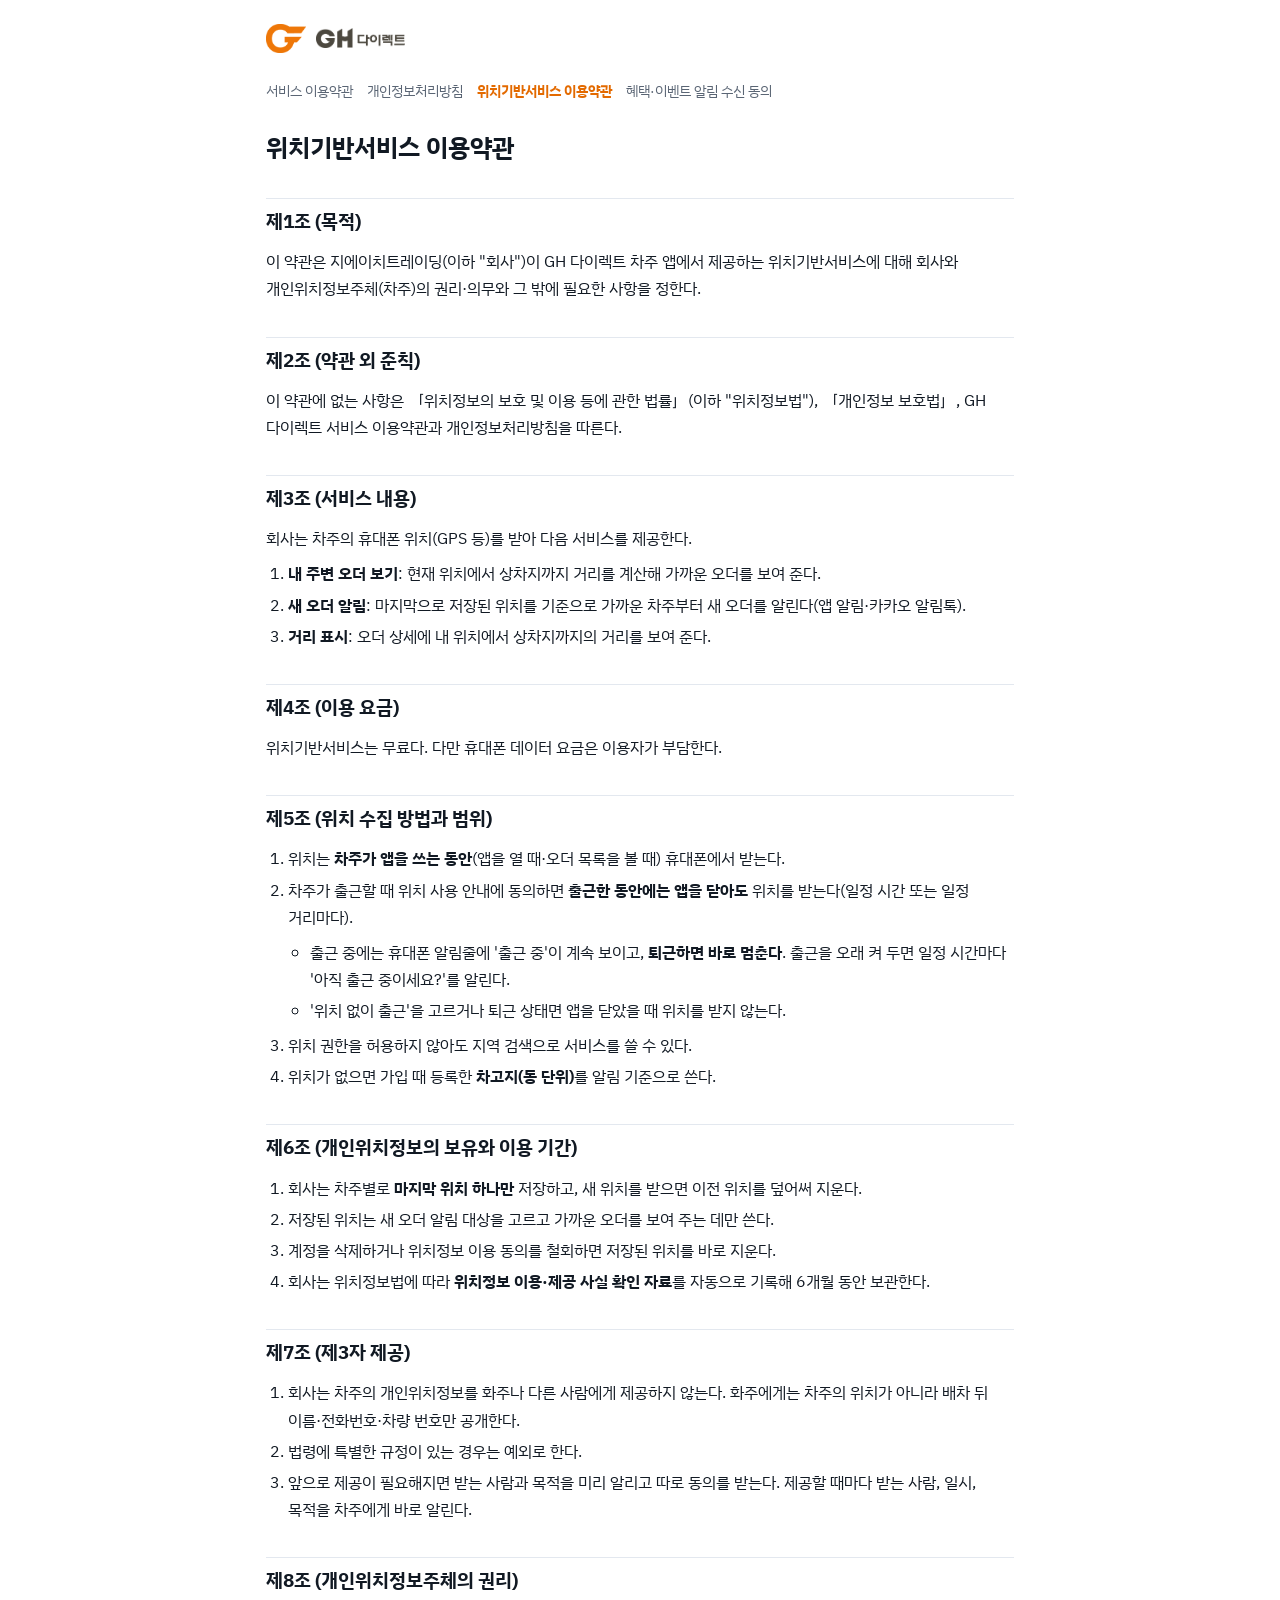
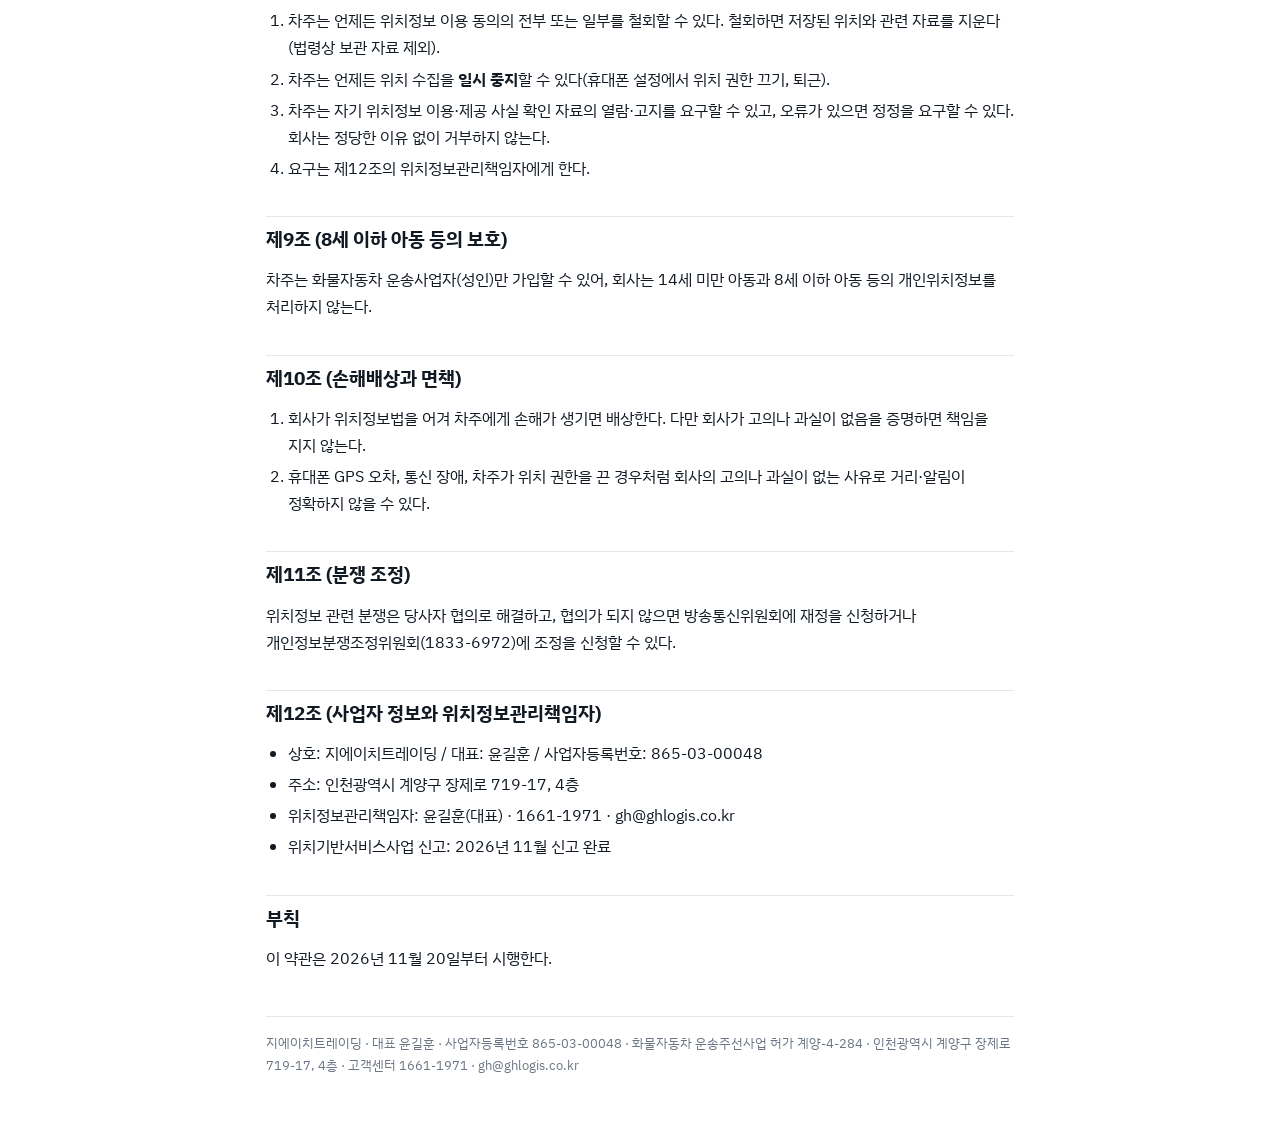
<file: location/index.html>
<!doctype html><html lang="ko"><head><meta charset="utf-8"><meta name="viewport" content="width=device-width,initial-scale=1"><title>위치기반서비스 이용약관 · 지에이치 다이렉트</title><link rel="icon" href="/favicon.png"><link href="https://fonts.googleapis.com/css2?family=IBM+Plex+Sans+KR:wght@400;600;700&display=swap" rel="stylesheet">
<!-- 자동 생성: docs/legal/publish/location.md → node scripts/gen-legal-pages.mjs. 이 파일을 직접 고치지 말 것. -->
<style>
*{box-sizing:border-box}
body{margin:0;font-family:'IBM Plex Sans KR','Malgun Gothic',sans-serif;color:#111923;background:#fff;word-break:keep-all;overflow-wrap:break-word;line-height:1.75;font-size:15.5px}
.w{max-width:780px;margin:0 auto;padding:24px 16px 60px}
a{color:#E36A00}
.top{display:inline-flex;align-items:center;gap:10px;text-decoration:none;color:#E36A00;font-weight:700;white-space:nowrap}.top img{width:36px}
nav{display:flex;flex-wrap:wrap;gap:6px 14px;margin:18px 0 0;font-size:13.5px}nav a{color:#5a6574;text-decoration:none}nav span{color:#E36A00;font-weight:700}
h1{font-size:25px;margin:28px 0 18px;line-height:1.35}
h2{font-size:19px;margin:34px 0 10px;padding-top:6px;border-top:1px solid #E3E8EF}
h3{font-size:16.5px;margin:24px 0 6px}
p{margin:8px 0}ol,ul{margin:8px 0;padding-left:22px}li{margin:4px 0}
.tw{overflow-x:auto;margin:12px 0;-webkit-overflow-scrolling:touch}
table{border-collapse:collapse;font-size:14px;min-width:100%}th,td{border:1px solid #DCE2EA;padding:8px 10px;text-align:left;vertical-align:top}th{background:#F1F6FB;white-space:nowrap}
footer{margin-top:44px;padding-top:16px;border-top:1px solid #E3E8EF;font-size:12.5px;color:#6a7584}
</style></head><body><div class="w"><a class="top" href="/"><img src="/gh-direct-mark.png" alt="" style="width:40px"><img src="/gh-direct-wordmark.png" alt="GH 다이렉트" style="width:auto;height:20px"></a>
<nav><a href="/terms/">서비스 이용약관</a><a href="/privacy/">개인정보처리방침</a><span>위치기반서비스 이용약관</span><a href="/marketing/">혜택·이벤트 알림 수신 동의</a></nav>
<h1>위치기반서비스 이용약관</h1>
<h2>제1조 (목적)</h2>
<p>이 약관은 지에이치트레이딩(이하 "회사")이 GH 다이렉트 차주 앱에서 제공하는 위치기반서비스에 대해 회사와 개인위치정보주체(차주)의 권리·의무와 그 밖에 필요한 사항을 정한다.</p>
<h2>제2조 (약관 외 준칙)</h2>
<p>이 약관에 없는 사항은 「위치정보의 보호 및 이용 등에 관한 법률」(이하 "위치정보법"), 「개인정보 보호법」, GH 다이렉트 서비스 이용약관과 개인정보처리방침을 따른다.</p>
<h2>제3조 (서비스 내용)</h2>
<p>회사는 차주의 휴대폰 위치(GPS 등)를 받아 다음 서비스를 제공한다.</p>
<ol><li><strong>내 주변 오더 보기</strong>: 현재 위치에서 상차지까지 거리를 계산해 가까운 오더를 보여 준다.</li><li><strong>새 오더 알림</strong>: 마지막으로 저장된 위치를 기준으로 가까운 차주부터 새 오더를 알린다(앱 알림·카카오 알림톡).</li><li><strong>거리 표시</strong>: 오더 상세에 내 위치에서 상차지까지의 거리를 보여 준다.</li></ol>
<h2>제4조 (이용 요금)</h2>
<p>위치기반서비스는 무료다. 다만 휴대폰 데이터 요금은 이용자가 부담한다.</p>
<h2>제5조 (위치 수집 방법과 범위)</h2>
<ol><li>위치는 <strong>차주가 앱을 쓰는 동안</strong>(앱을 열 때·오더 목록을 볼 때) 휴대폰에서 받는다.</li><li>차주가 출근할 때 위치 사용 안내에 동의하면 <strong>출근한 동안에는 앱을 닫아도</strong> 위치를 받는다(일정 시간 또는 일정 거리마다).<ul><li>출근 중에는 휴대폰 알림줄에 '출근 중'이 계속 보이고, <strong>퇴근하면 바로 멈춘다</strong>. 출근을 오래 켜 두면 일정 시간마다 '아직 출근 중이세요?'를 알린다.</li><li>'위치 없이 출근'을 고르거나 퇴근 상태면 앱을 닫았을 때 위치를 받지 않는다.</li></ul></li><li>위치 권한을 허용하지 않아도 지역 검색으로 서비스를 쓸 수 있다.</li><li>위치가 없으면 가입 때 등록한 <strong>차고지(동 단위)</strong>를 알림 기준으로 쓴다.</li></ol>
<h2>제6조 (개인위치정보의 보유와 이용 기간)</h2>
<ol><li>회사는 차주별로 <strong>마지막 위치 하나만</strong> 저장하고, 새 위치를 받으면 이전 위치를 덮어써 지운다.</li><li>저장된 위치는 새 오더 알림 대상을 고르고 가까운 오더를 보여 주는 데만 쓴다.</li><li>계정을 삭제하거나 위치정보 이용 동의를 철회하면 저장된 위치를 바로 지운다.</li><li>회사는 위치정보법에 따라 <strong>위치정보 이용·제공 사실 확인 자료</strong>를 자동으로 기록해 6개월 동안 보관한다.</li></ol>
<h2>제7조 (제3자 제공)</h2>
<ol><li>회사는 차주의 개인위치정보를 화주나 다른 사람에게 제공하지 않는다. 화주에게는 차주의 위치가 아니라 배차 뒤 이름·전화번호·차량 번호만 공개한다.</li><li>법령에 특별한 규정이 있는 경우는 예외로 한다.</li><li>앞으로 제공이 필요해지면 받는 사람과 목적을 미리 알리고 따로 동의를 받는다. 제공할 때마다 받는 사람, 일시, 목적을 차주에게 바로 알린다.</li></ol>
<h2>제8조 (개인위치정보주체의 권리)</h2>
<ol><li>차주는 언제든 위치정보 이용 동의의 전부 또는 일부를 철회할 수 있다. 철회하면 저장된 위치와 관련 자료를 지운다(법령상 보관 자료 제외).</li><li>차주는 언제든 위치 수집을 <strong>일시 중지</strong>할 수 있다(휴대폰 설정에서 위치 권한 끄기, 퇴근).</li><li>차주는 자기 위치정보 이용·제공 사실 확인 자료의 열람·고지를 요구할 수 있고, 오류가 있으면 정정을 요구할 수 있다. 회사는 정당한 이유 없이 거부하지 않는다.</li><li>요구는 제12조의 위치정보관리책임자에게 한다.</li></ol>
<h2>제9조 (8세 이하 아동 등의 보호)</h2>
<p>차주는 화물자동차 운송사업자(성인)만 가입할 수 있어, 회사는 14세 미만 아동과 8세 이하 아동 등의 개인위치정보를 처리하지 않는다.</p>
<h2>제10조 (손해배상과 면책)</h2>
<ol><li>회사가 위치정보법을 어겨 차주에게 손해가 생기면 배상한다. 다만 회사가 고의나 과실이 없음을 증명하면 책임을 지지 않는다.</li><li>휴대폰 GPS 오차, 통신 장애, 차주가 위치 권한을 끈 경우처럼 회사의 고의나 과실이 없는 사유로 거리·알림이 정확하지 않을 수 있다.</li></ol>
<h2>제11조 (분쟁 조정)</h2>
<p>위치정보 관련 분쟁은 당사자 협의로 해결하고, 협의가 되지 않으면 방송통신위원회에 재정을 신청하거나 개인정보분쟁조정위원회(1833-6972)에 조정을 신청할 수 있다.</p>
<h2>제12조 (사업자 정보와 위치정보관리책임자)</h2>
<ul><li>상호: 지에이치트레이딩 / 대표: 윤길훈 / 사업자등록번호: 865-03-00048</li><li>주소: 인천광역시 계양구 장제로 719-17, 4층</li><li>위치정보관리책임자: 윤길훈(대표) · 1661-1971 · gh@ghlogis.co.kr</li><li>위치기반서비스사업 신고: 2026년 11월 신고 완료</li></ul>
<h2>부칙</h2>
<p>이 약관은 2026년 11월 20일부터 시행한다.</p>
<footer>지에이치트레이딩 · 대표 윤길훈 · 사업자등록번호 865-03-00048 · 화물자동차 운송주선사업 허가 계양-4-284 · 인천광역시 계양구 장제로 719-17, 4층 · 고객센터 1661-1971 · gh@ghlogis.co.kr</footer></div></body></html>
</file>
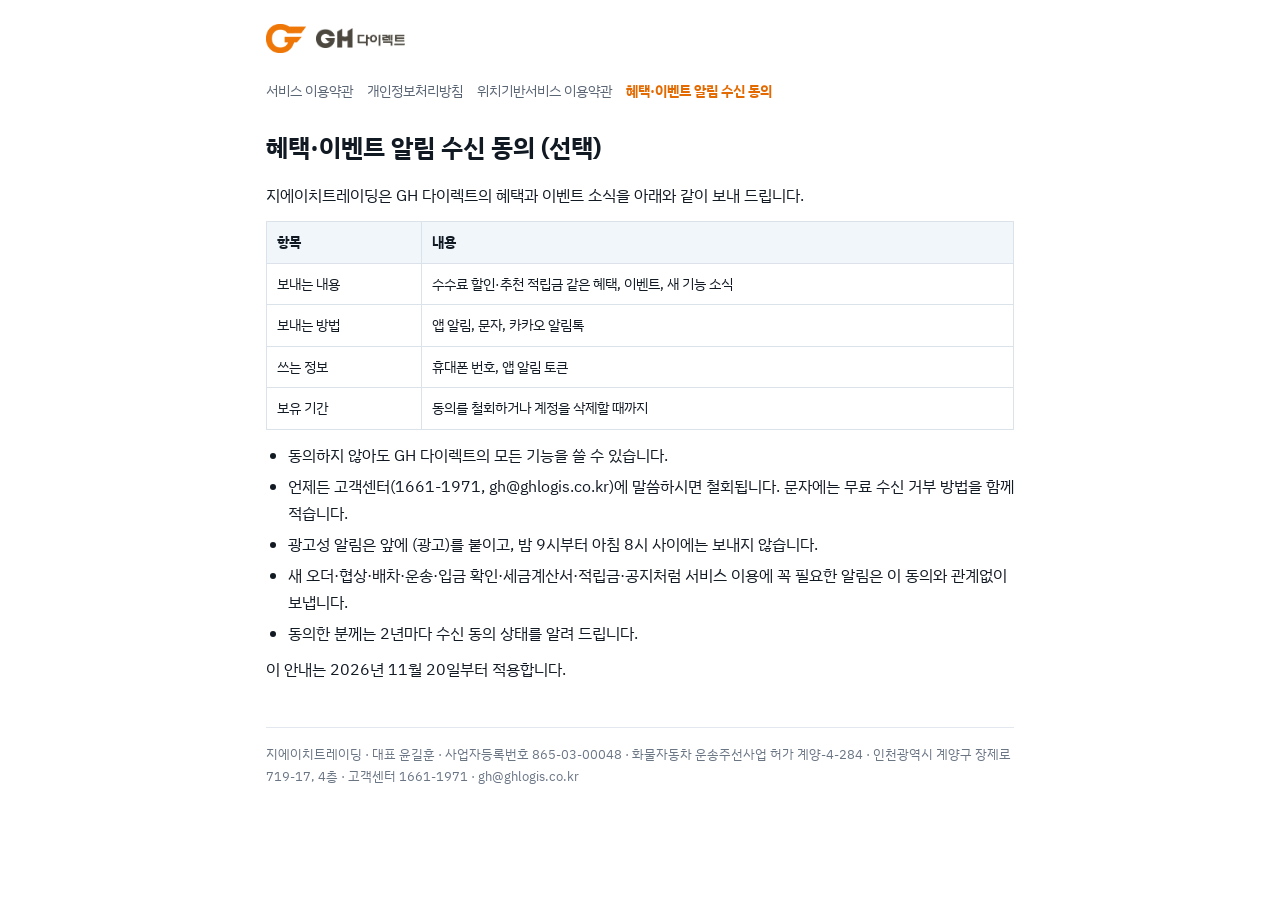
<file: marketing/index.html>
<!doctype html><html lang="ko"><head><meta charset="utf-8"><meta name="viewport" content="width=device-width,initial-scale=1"><title>혜택·이벤트 알림 수신 동의 (선택) · 지에이치 다이렉트</title><link rel="icon" href="/favicon.png"><link href="https://fonts.googleapis.com/css2?family=IBM+Plex+Sans+KR:wght@400;600;700&display=swap" rel="stylesheet">
<!-- 자동 생성: docs/legal/publish/marketing.md → node scripts/gen-legal-pages.mjs. 이 파일을 직접 고치지 말 것. -->
<style>
*{box-sizing:border-box}
body{margin:0;font-family:'IBM Plex Sans KR','Malgun Gothic',sans-serif;color:#111923;background:#fff;word-break:keep-all;overflow-wrap:break-word;line-height:1.75;font-size:15.5px}
.w{max-width:780px;margin:0 auto;padding:24px 16px 60px}
a{color:#E36A00}
.top{display:inline-flex;align-items:center;gap:10px;text-decoration:none;color:#E36A00;font-weight:700;white-space:nowrap}.top img{width:36px}
nav{display:flex;flex-wrap:wrap;gap:6px 14px;margin:18px 0 0;font-size:13.5px}nav a{color:#5a6574;text-decoration:none}nav span{color:#E36A00;font-weight:700}
h1{font-size:25px;margin:28px 0 18px;line-height:1.35}
h2{font-size:19px;margin:34px 0 10px;padding-top:6px;border-top:1px solid #E3E8EF}
h3{font-size:16.5px;margin:24px 0 6px}
p{margin:8px 0}ol,ul{margin:8px 0;padding-left:22px}li{margin:4px 0}
.tw{overflow-x:auto;margin:12px 0;-webkit-overflow-scrolling:touch}
table{border-collapse:collapse;font-size:14px;min-width:100%}th,td{border:1px solid #DCE2EA;padding:8px 10px;text-align:left;vertical-align:top}th{background:#F1F6FB;white-space:nowrap}
footer{margin-top:44px;padding-top:16px;border-top:1px solid #E3E8EF;font-size:12.5px;color:#6a7584}
</style></head><body><div class="w"><a class="top" href="/"><img src="/gh-direct-mark.png" alt="" style="width:40px"><img src="/gh-direct-wordmark.png" alt="GH 다이렉트" style="width:auto;height:20px"></a>
<nav><a href="/terms/">서비스 이용약관</a><a href="/privacy/">개인정보처리방침</a><a href="/location/">위치기반서비스 이용약관</a><span>혜택·이벤트 알림 수신 동의</span></nav>
<h1>혜택·이벤트 알림 수신 동의 (선택)</h1>
<p>지에이치트레이딩은 GH 다이렉트의 혜택과 이벤트 소식을 아래와 같이 보내 드립니다.</p>
<div class="tw"><table><thead><tr><th>항목</th><th>내용</th></tr></thead><tbody><tr><td>보내는 내용</td><td>수수료 할인·추천 적립금 같은 혜택, 이벤트, 새 기능 소식</td></tr><tr><td>보내는 방법</td><td>앱 알림, 문자, 카카오 알림톡</td></tr><tr><td>쓰는 정보</td><td>휴대폰 번호, 앱 알림 토큰</td></tr><tr><td>보유 기간</td><td>동의를 철회하거나 계정을 삭제할 때까지</td></tr></tbody></table></div>
<ul><li>동의하지 않아도 GH 다이렉트의 모든 기능을 쓸 수 있습니다.</li><li>언제든 고객센터(1661-1971, gh@ghlogis.co.kr)에 말씀하시면 철회됩니다. 문자에는 무료 수신 거부 방법을 함께 적습니다.</li><li>광고성 알림은 앞에 (광고)를 붙이고, 밤 9시부터 아침 8시 사이에는 보내지 않습니다.</li><li>새 오더·협상·배차·운송·입금 확인·세금계산서·적립금·공지처럼 서비스 이용에 꼭 필요한 알림은 이 동의와 관계없이 보냅니다.</li><li>동의한 분께는 2년마다 수신 동의 상태를 알려 드립니다.</li></ul>
<p>이 안내는 2026년 11월 20일부터 적용합니다.</p>
<footer>지에이치트레이딩 · 대표 윤길훈 · 사업자등록번호 865-03-00048 · 화물자동차 운송주선사업 허가 계양-4-284 · 인천광역시 계양구 장제로 719-17, 4층 · 고객센터 1661-1971 · gh@ghlogis.co.kr</footer></div></body></html>
</file>
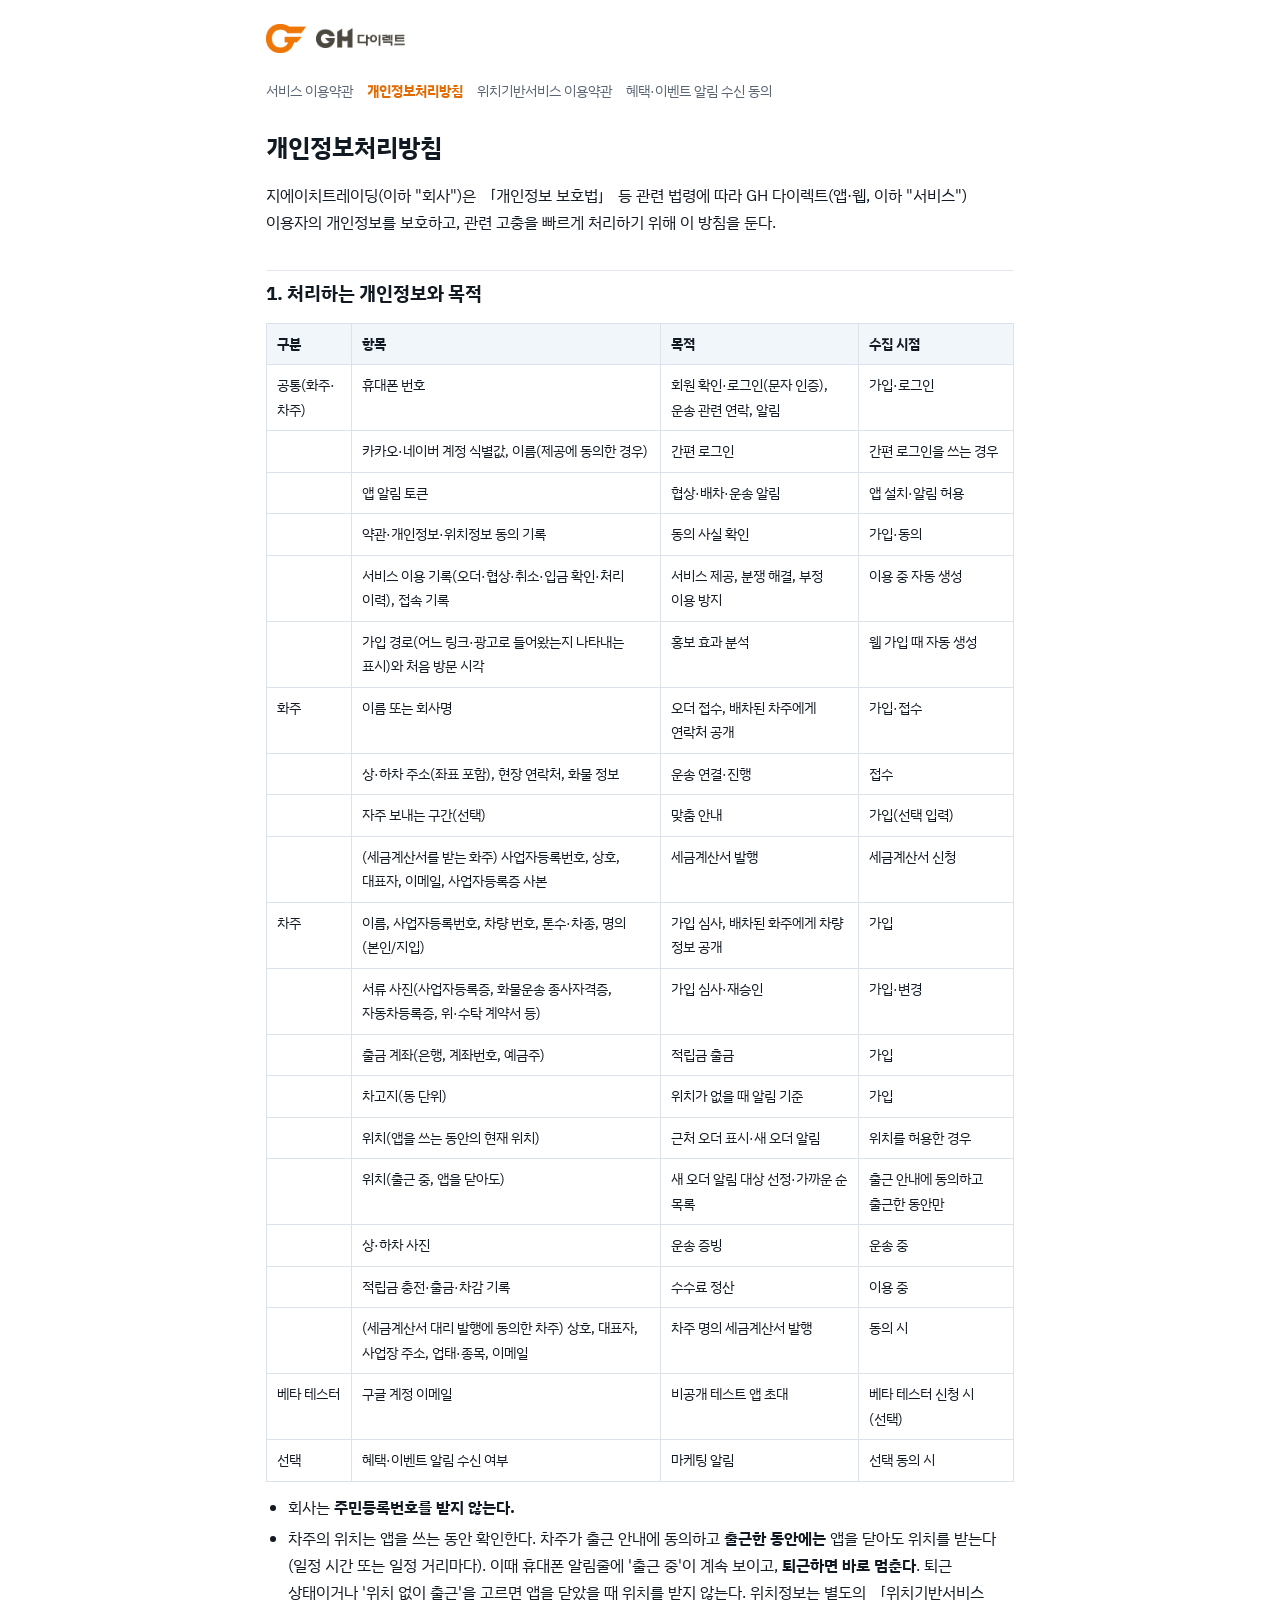
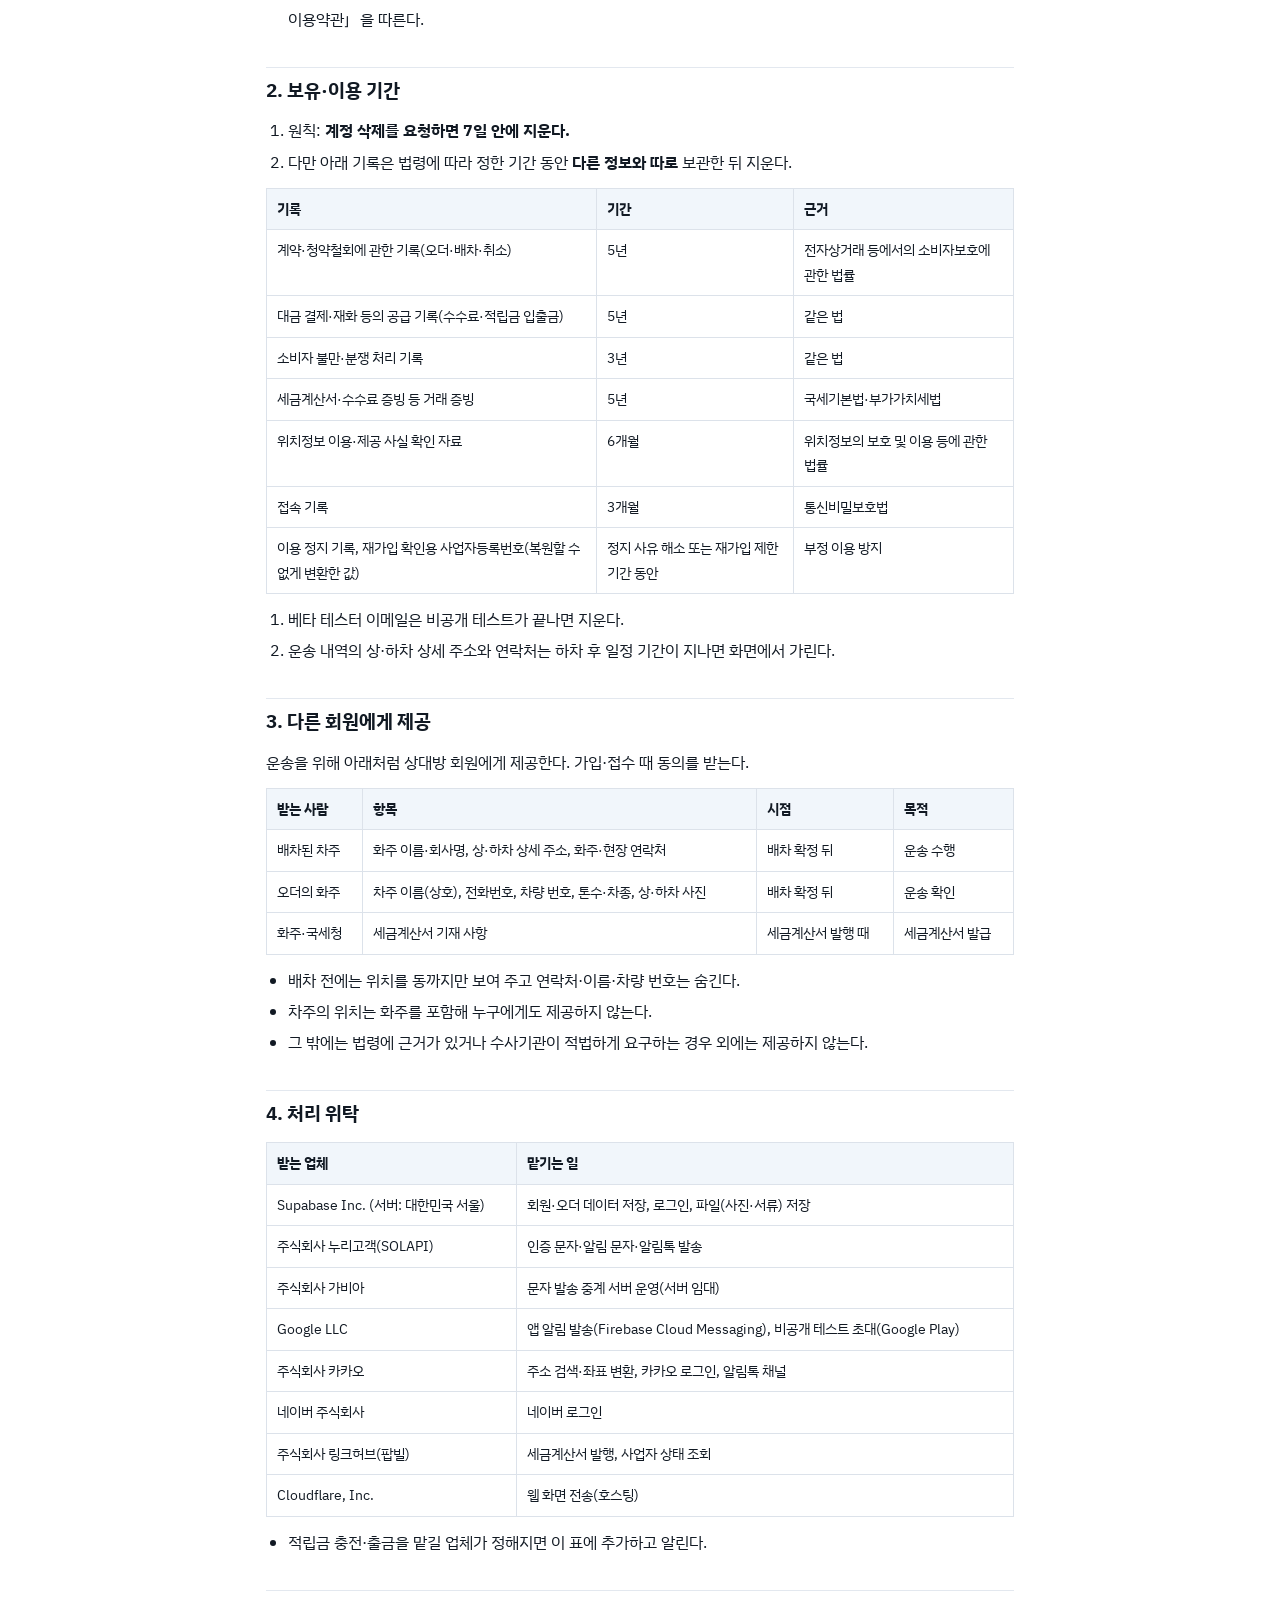
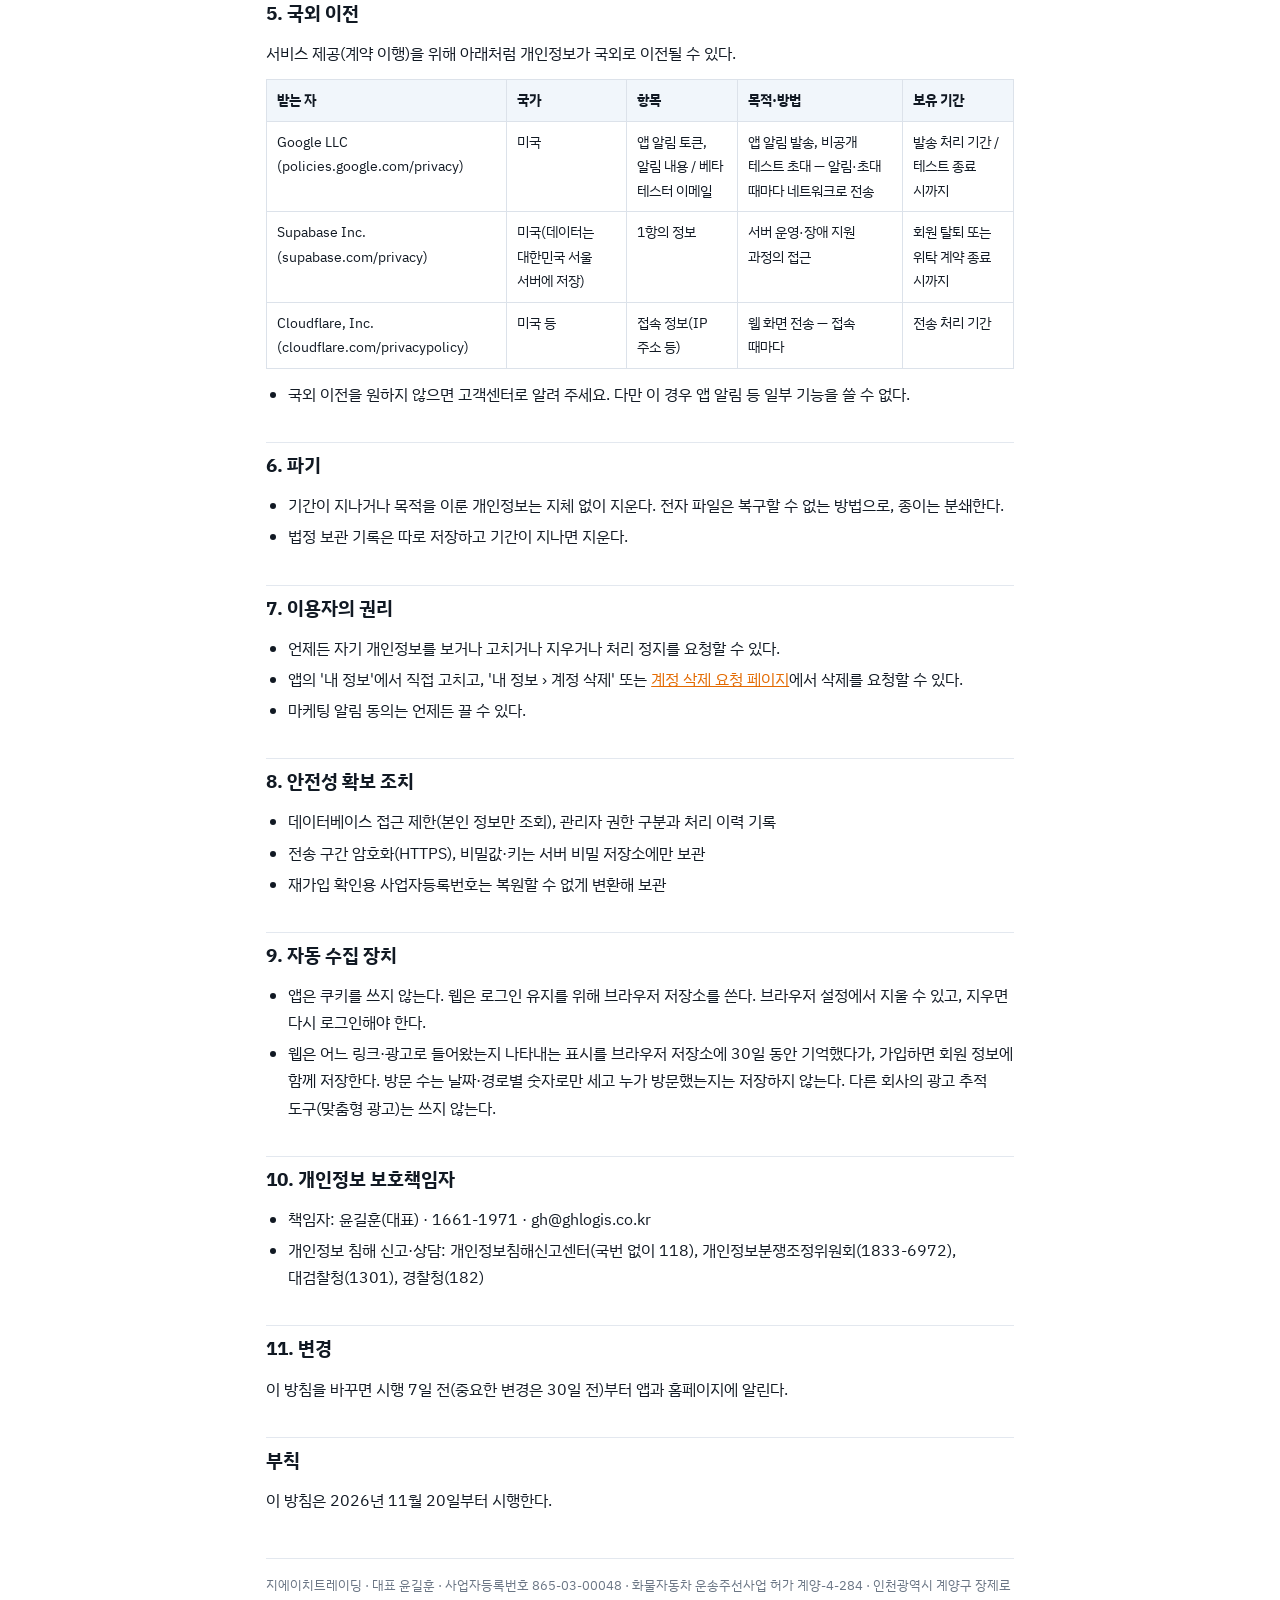
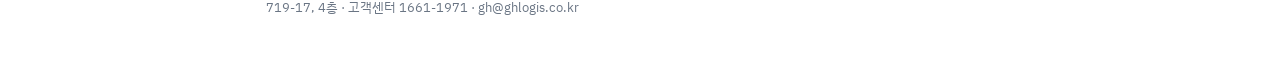
<file: privacy/index.html>
<!doctype html><html lang="ko"><head><meta charset="utf-8"><meta name="viewport" content="width=device-width,initial-scale=1"><title>개인정보처리방침 · 지에이치 다이렉트</title><link rel="icon" href="/favicon.png"><link href="https://fonts.googleapis.com/css2?family=IBM+Plex+Sans+KR:wght@400;600;700&display=swap" rel="stylesheet">
<!-- 자동 생성: docs/legal/publish/privacy.md → node scripts/gen-legal-pages.mjs. 이 파일을 직접 고치지 말 것. -->
<style>
*{box-sizing:border-box}
body{margin:0;font-family:'IBM Plex Sans KR','Malgun Gothic',sans-serif;color:#111923;background:#fff;word-break:keep-all;overflow-wrap:break-word;line-height:1.75;font-size:15.5px}
.w{max-width:780px;margin:0 auto;padding:24px 16px 60px}
a{color:#E36A00}
.top{display:inline-flex;align-items:center;gap:10px;text-decoration:none;color:#E36A00;font-weight:700;white-space:nowrap}.top img{width:36px}
nav{display:flex;flex-wrap:wrap;gap:6px 14px;margin:18px 0 0;font-size:13.5px}nav a{color:#5a6574;text-decoration:none}nav span{color:#E36A00;font-weight:700}
h1{font-size:25px;margin:28px 0 18px;line-height:1.35}
h2{font-size:19px;margin:34px 0 10px;padding-top:6px;border-top:1px solid #E3E8EF}
h3{font-size:16.5px;margin:24px 0 6px}
p{margin:8px 0}ol,ul{margin:8px 0;padding-left:22px}li{margin:4px 0}
.tw{overflow-x:auto;margin:12px 0;-webkit-overflow-scrolling:touch}
table{border-collapse:collapse;font-size:14px;min-width:100%}th,td{border:1px solid #DCE2EA;padding:8px 10px;text-align:left;vertical-align:top}th{background:#F1F6FB;white-space:nowrap}
footer{margin-top:44px;padding-top:16px;border-top:1px solid #E3E8EF;font-size:12.5px;color:#6a7584}
</style></head><body><div class="w"><a class="top" href="/"><img src="/gh-direct-mark.png" alt="" style="width:40px"><img src="/gh-direct-wordmark.png" alt="GH 다이렉트" style="width:auto;height:20px"></a>
<nav><a href="/terms/">서비스 이용약관</a><span>개인정보처리방침</span><a href="/location/">위치기반서비스 이용약관</a><a href="/marketing/">혜택·이벤트 알림 수신 동의</a></nav>
<h1>개인정보처리방침</h1>
<p>지에이치트레이딩(이하 "회사")은 「개인정보 보호법」 등 관련 법령에 따라 GH 다이렉트(앱·웹, 이하 "서비스") 이용자의 개인정보를 보호하고, 관련 고충을 빠르게 처리하기 위해 이 방침을 둔다.</p>
<h2>1. 처리하는 개인정보와 목적</h2>
<div class="tw"><table><thead><tr><th>구분</th><th>항목</th><th>목적</th><th>수집 시점</th></tr></thead><tbody><tr><td>공통(화주·차주)</td><td>휴대폰 번호</td><td>회원 확인·로그인(문자 인증), 운송 관련 연락, 알림</td><td>가입·로그인</td></tr><tr><td></td><td>카카오·네이버 계정 식별값, 이름(제공에 동의한 경우)</td><td>간편 로그인</td><td>간편 로그인을 쓰는 경우</td></tr><tr><td></td><td>앱 알림 토큰</td><td>협상·배차·운송 알림</td><td>앱 설치·알림 허용</td></tr><tr><td></td><td>약관·개인정보·위치정보 동의 기록</td><td>동의 사실 확인</td><td>가입·동의</td></tr><tr><td></td><td>서비스 이용 기록(오더·협상·취소·입금 확인·처리 이력), 접속 기록</td><td>서비스 제공, 분쟁 해결, 부정 이용 방지</td><td>이용 중 자동 생성</td></tr><tr><td></td><td>가입 경로(어느 링크·광고로 들어왔는지 나타내는 표시)와 처음 방문 시각</td><td>홍보 효과 분석</td><td>웹 가입 때 자동 생성</td></tr><tr><td>화주</td><td>이름 또는 회사명</td><td>오더 접수, 배차된 차주에게 연락처 공개</td><td>가입·접수</td></tr><tr><td></td><td>상·하차 주소(좌표 포함), 현장 연락처, 화물 정보</td><td>운송 연결·진행</td><td>접수</td></tr><tr><td></td><td>자주 보내는 구간(선택)</td><td>맞춤 안내</td><td>가입(선택 입력)</td></tr><tr><td></td><td>(세금계산서를 받는 화주) 사업자등록번호, 상호, 대표자, 이메일, 사업자등록증 사본</td><td>세금계산서 발행</td><td>세금계산서 신청</td></tr><tr><td>차주</td><td>이름, 사업자등록번호, 차량 번호, 톤수·차종, 명의(본인/지입)</td><td>가입 심사, 배차된 화주에게 차량 정보 공개</td><td>가입</td></tr><tr><td></td><td>서류 사진(사업자등록증, 화물운송 종사자격증, 자동차등록증, 위·수탁 계약서 등)</td><td>가입 심사·재승인</td><td>가입·변경</td></tr><tr><td></td><td>출금 계좌(은행, 계좌번호, 예금주)</td><td>적립금 출금</td><td>가입</td></tr><tr><td></td><td>차고지(동 단위)</td><td>위치가 없을 때 알림 기준</td><td>가입</td></tr><tr><td></td><td>위치(앱을 쓰는 동안의 현재 위치)</td><td>근처 오더 표시·새 오더 알림</td><td>위치를 허용한 경우</td></tr><tr><td></td><td>위치(출근 중, 앱을 닫아도)</td><td>새 오더 알림 대상 선정·가까운 순 목록</td><td>출근 안내에 동의하고 출근한 동안만</td></tr><tr><td></td><td>상·하차 사진</td><td>운송 증빙</td><td>운송 중</td></tr><tr><td></td><td>적립금 충전·출금·차감 기록</td><td>수수료 정산</td><td>이용 중</td></tr><tr><td></td><td>(세금계산서 대리 발행에 동의한 차주) 상호, 대표자, 사업장 주소, 업태·종목, 이메일</td><td>차주 명의 세금계산서 발행</td><td>동의 시</td></tr><tr><td>베타 테스터</td><td>구글 계정 이메일</td><td>비공개 테스트 앱 초대</td><td>베타 테스터 신청 시(선택)</td></tr><tr><td>선택</td><td>혜택·이벤트 알림 수신 여부</td><td>마케팅 알림</td><td>선택 동의 시</td></tr></tbody></table></div>
<ul><li>회사는 <strong>주민등록번호를 받지 않는다.</strong></li><li>차주의 위치는 앱을 쓰는 동안 확인한다. 차주가 출근 안내에 동의하고 <strong>출근한 동안에는</strong> 앱을 닫아도 위치를 받는다(일정 시간 또는 일정 거리마다). 이때 휴대폰 알림줄에 '출근 중'이 계속 보이고, <strong>퇴근하면 바로 멈춘다</strong>. 퇴근 상태이거나 '위치 없이 출근'을 고르면 앱을 닫았을 때 위치를 받지 않는다. 위치정보는 별도의 「위치기반서비스 이용약관」을 따른다.</li></ul>
<h2>2. 보유·이용 기간</h2>
<ol><li>원칙: <strong>계정 삭제를 요청하면 7일 안에 지운다.</strong></li><li>다만 아래 기록은 법령에 따라 정한 기간 동안 <strong>다른 정보와 따로</strong> 보관한 뒤 지운다.</li></ol>
<div class="tw"><table><thead><tr><th>기록</th><th>기간</th><th>근거</th></tr></thead><tbody><tr><td>계약·청약철회에 관한 기록(오더·배차·취소)</td><td>5년</td><td>전자상거래 등에서의 소비자보호에 관한 법률</td></tr><tr><td>대금 결제·재화 등의 공급 기록(수수료·적립금 입출금)</td><td>5년</td><td>같은 법</td></tr><tr><td>소비자 불만·분쟁 처리 기록</td><td>3년</td><td>같은 법</td></tr><tr><td>세금계산서·수수료 증빙 등 거래 증빙</td><td>5년</td><td>국세기본법·부가가치세법</td></tr><tr><td>위치정보 이용·제공 사실 확인 자료</td><td>6개월</td><td>위치정보의 보호 및 이용 등에 관한 법률</td></tr><tr><td>접속 기록</td><td>3개월</td><td>통신비밀보호법</td></tr><tr><td>이용 정지 기록, 재가입 확인용 사업자등록번호(복원할 수 없게 변환한 값)</td><td>정지 사유 해소 또는 재가입 제한 기간 동안</td><td>부정 이용 방지</td></tr></tbody></table></div>
<ol><li>베타 테스터 이메일은 비공개 테스트가 끝나면 지운다.</li><li>운송 내역의 상·하차 상세 주소와 연락처는 하차 후 일정 기간이 지나면 화면에서 가린다.</li></ol>
<h2>3. 다른 회원에게 제공</h2>
<p>운송을 위해 아래처럼 상대방 회원에게 제공한다. 가입·접수 때 동의를 받는다.</p>
<div class="tw"><table><thead><tr><th>받는 사람</th><th>항목</th><th>시점</th><th>목적</th></tr></thead><tbody><tr><td>배차된 차주</td><td>화주 이름·회사명, 상·하차 상세 주소, 화주·현장 연락처</td><td>배차 확정 뒤</td><td>운송 수행</td></tr><tr><td>오더의 화주</td><td>차주 이름(상호), 전화번호, 차량 번호, 톤수·차종, 상·하차 사진</td><td>배차 확정 뒤</td><td>운송 확인</td></tr><tr><td>화주·국세청</td><td>세금계산서 기재 사항</td><td>세금계산서 발행 때</td><td>세금계산서 발급</td></tr></tbody></table></div>
<ul><li>배차 전에는 위치를 동까지만 보여 주고 연락처·이름·차량 번호는 숨긴다.</li><li>차주의 위치는 화주를 포함해 누구에게도 제공하지 않는다.</li><li>그 밖에는 법령에 근거가 있거나 수사기관이 적법하게 요구하는 경우 외에는 제공하지 않는다.</li></ul>
<h2>4. 처리 위탁</h2>
<div class="tw"><table><thead><tr><th>받는 업체</th><th>맡기는 일</th></tr></thead><tbody><tr><td>Supabase Inc. (서버: 대한민국 서울)</td><td>회원·오더 데이터 저장, 로그인, 파일(사진·서류) 저장</td></tr><tr><td>주식회사 누리고객(SOLAPI)</td><td>인증 문자·알림 문자·알림톡 발송</td></tr><tr><td>주식회사 가비아</td><td>문자 발송 중계 서버 운영(서버 임대)</td></tr><tr><td>Google LLC</td><td>앱 알림 발송(Firebase Cloud Messaging), 비공개 테스트 초대(Google Play)</td></tr><tr><td>주식회사 카카오</td><td>주소 검색·좌표 변환, 카카오 로그인, 알림톡 채널</td></tr><tr><td>네이버 주식회사</td><td>네이버 로그인</td></tr><tr><td>주식회사 링크허브(팝빌)</td><td>세금계산서 발행, 사업자 상태 조회</td></tr><tr><td>Cloudflare, Inc.</td><td>웹 화면 전송(호스팅)</td></tr></tbody></table></div>
<ul><li>적립금 충전·출금을 맡길 업체가 정해지면 이 표에 추가하고 알린다.</li></ul>
<h2>5. 국외 이전</h2>
<p>서비스 제공(계약 이행)을 위해 아래처럼 개인정보가 국외로 이전될 수 있다.</p>
<div class="tw"><table><thead><tr><th>받는 자</th><th>국가</th><th>항목</th><th>목적·방법</th><th>보유 기간</th></tr></thead><tbody><tr><td>Google LLC (policies.google.com/privacy)</td><td>미국</td><td>앱 알림 토큰, 알림 내용 / 베타 테스터 이메일</td><td>앱 알림 발송, 비공개 테스트 초대 — 알림·초대 때마다 네트워크로 전송</td><td>발송 처리 기간 / 테스트 종료 시까지</td></tr><tr><td>Supabase Inc. (supabase.com/privacy)</td><td>미국(데이터는 대한민국 서울 서버에 저장)</td><td>1항의 정보</td><td>서버 운영·장애 지원 과정의 접근</td><td>회원 탈퇴 또는 위탁 계약 종료 시까지</td></tr><tr><td>Cloudflare, Inc. (cloudflare.com/privacypolicy)</td><td>미국 등</td><td>접속 정보(IP 주소 등)</td><td>웹 화면 전송 — 접속 때마다</td><td>전송 처리 기간</td></tr></tbody></table></div>
<ul><li>국외 이전을 원하지 않으면 고객센터로 알려 주세요. 다만 이 경우 앱 알림 등 일부 기능을 쓸 수 없다.</li></ul>
<h2>6. 파기</h2>
<ul><li>기간이 지나거나 목적을 이룬 개인정보는 지체 없이 지운다. 전자 파일은 복구할 수 없는 방법으로, 종이는 분쇄한다.</li><li>법정 보관 기록은 따로 저장하고 기간이 지나면 지운다.</li></ul>
<h2>7. 이용자의 권리</h2>
<ul><li>언제든 자기 개인정보를 보거나 고치거나 지우거나 처리 정지를 요청할 수 있다.</li><li>앱의 '내 정보'에서 직접 고치고, '내 정보 › 계정 삭제' 또는 <a href="https://ghdirect.co.kr/account/delete">계정 삭제 요청 페이지</a>에서 삭제를 요청할 수 있다.</li><li>마케팅 알림 동의는 언제든 끌 수 있다.</li></ul>
<h2>8. 안전성 확보 조치</h2>
<ul><li>데이터베이스 접근 제한(본인 정보만 조회), 관리자 권한 구분과 처리 이력 기록</li><li>전송 구간 암호화(HTTPS), 비밀값·키는 서버 비밀 저장소에만 보관</li><li>재가입 확인용 사업자등록번호는 복원할 수 없게 변환해 보관</li></ul>
<h2>9. 자동 수집 장치</h2>
<ul><li>앱은 쿠키를 쓰지 않는다. 웹은 로그인 유지를 위해 브라우저 저장소를 쓴다. 브라우저 설정에서 지울 수 있고, 지우면 다시 로그인해야 한다.</li><li>웹은 어느 링크·광고로 들어왔는지 나타내는 표시를 브라우저 저장소에 30일 동안 기억했다가, 가입하면 회원 정보에 함께 저장한다. 방문 수는 날짜·경로별 숫자로만 세고 누가 방문했는지는 저장하지 않는다. 다른 회사의 광고 추적 도구(맞춤형 광고)는 쓰지 않는다.</li></ul>
<h2>10. 개인정보 보호책임자</h2>
<ul><li>책임자: 윤길훈(대표) · 1661-1971 · gh@ghlogis.co.kr</li><li>개인정보 침해 신고·상담: 개인정보침해신고센터(국번 없이 118), 개인정보분쟁조정위원회(1833-6972), 대검찰청(1301), 경찰청(182)</li></ul>
<h2>11. 변경</h2>
<p>이 방침을 바꾸면 시행 7일 전(중요한 변경은 30일 전)부터 앱과 홈페이지에 알린다.</p>
<h2>부칙</h2>
<p>이 방침은 2026년 11월 20일부터 시행한다.</p>
<footer>지에이치트레이딩 · 대표 윤길훈 · 사업자등록번호 865-03-00048 · 화물자동차 운송주선사업 허가 계양-4-284 · 인천광역시 계양구 장제로 719-17, 4층 · 고객센터 1661-1971 · gh@ghlogis.co.kr</footer></div></body></html>
</file>
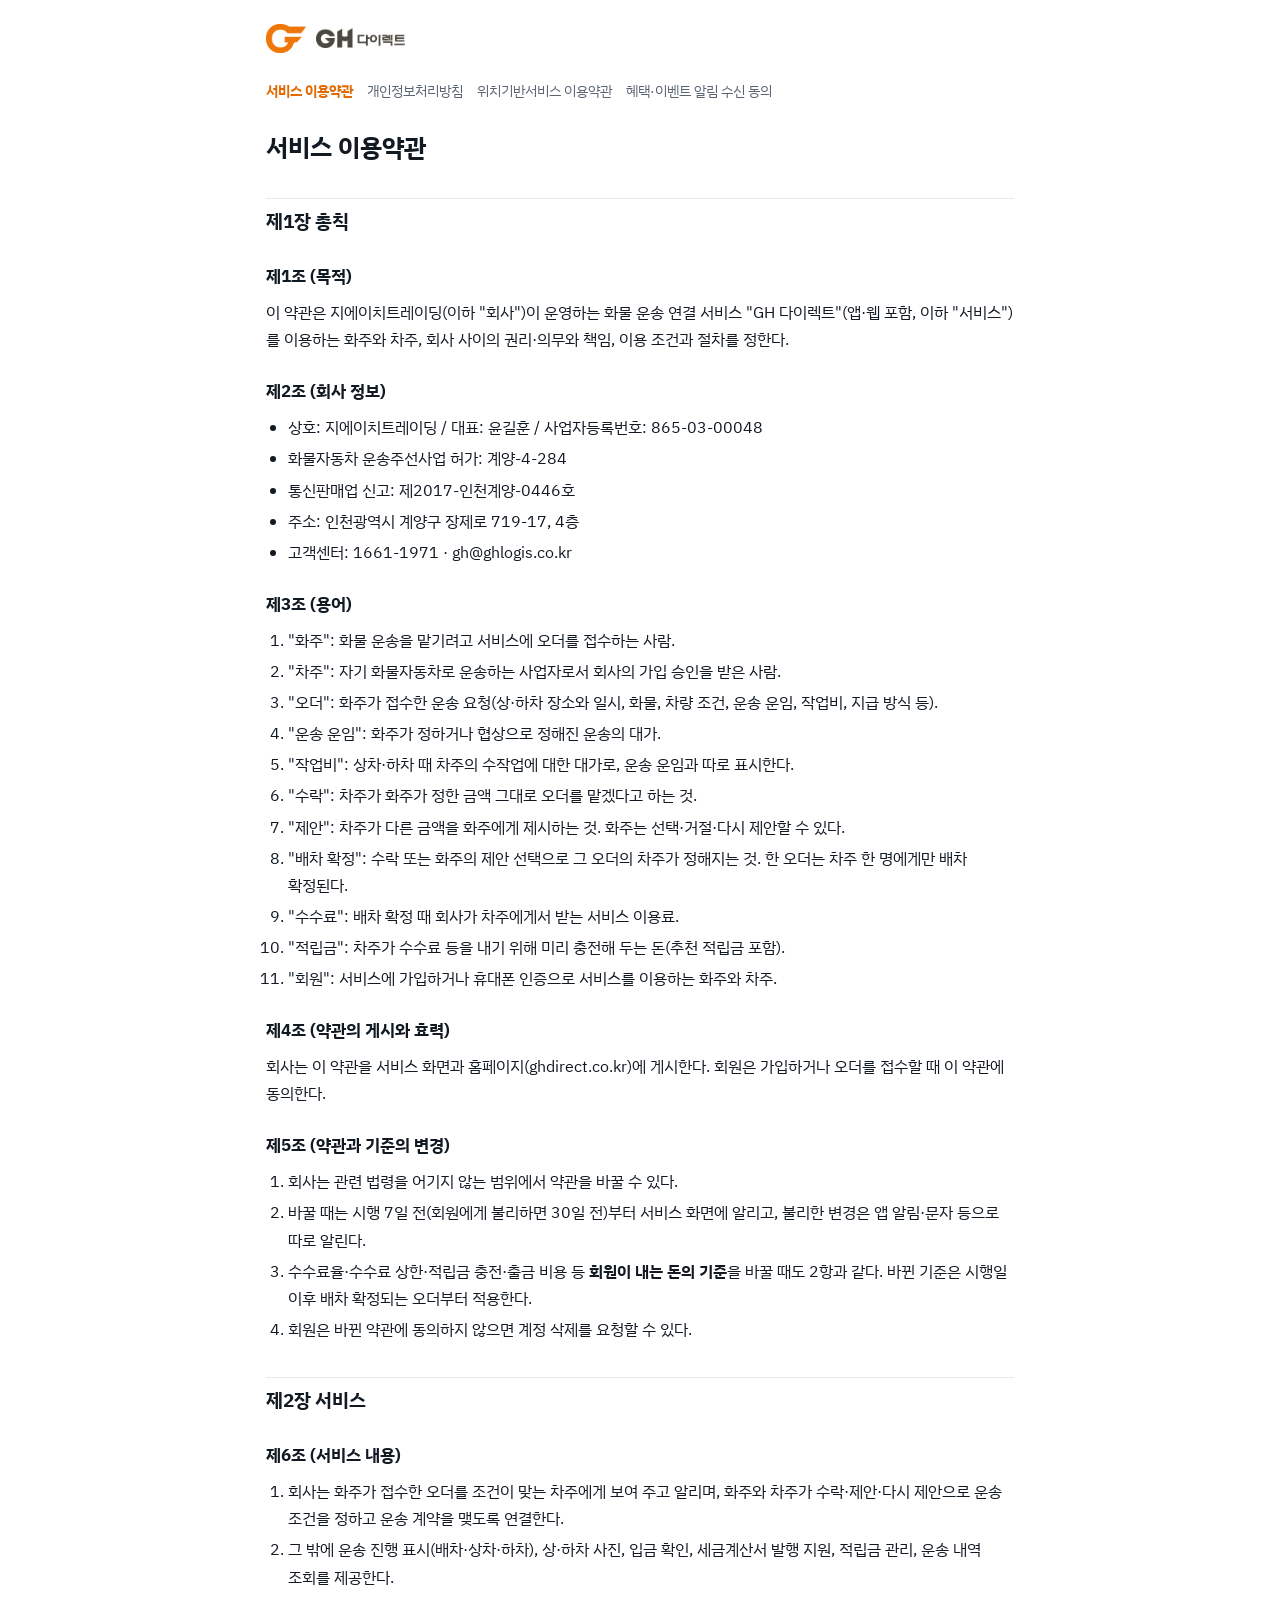
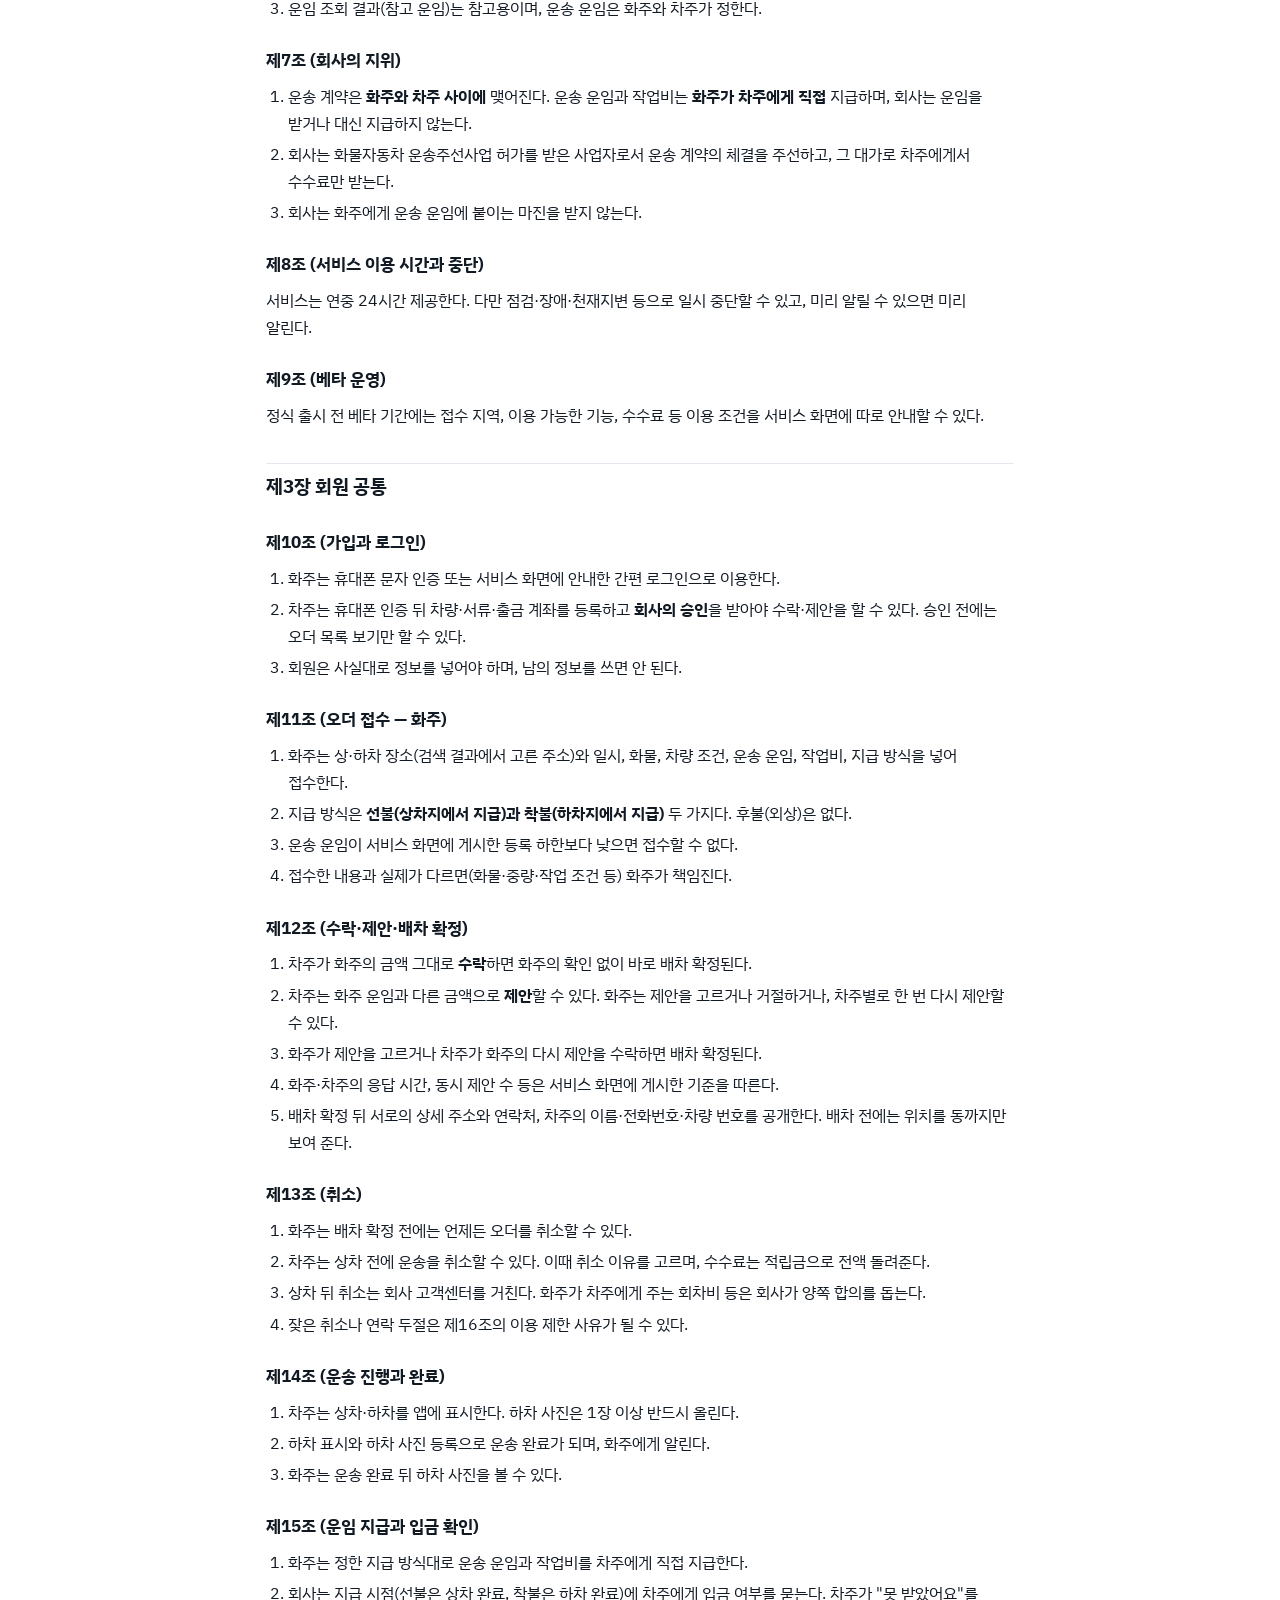
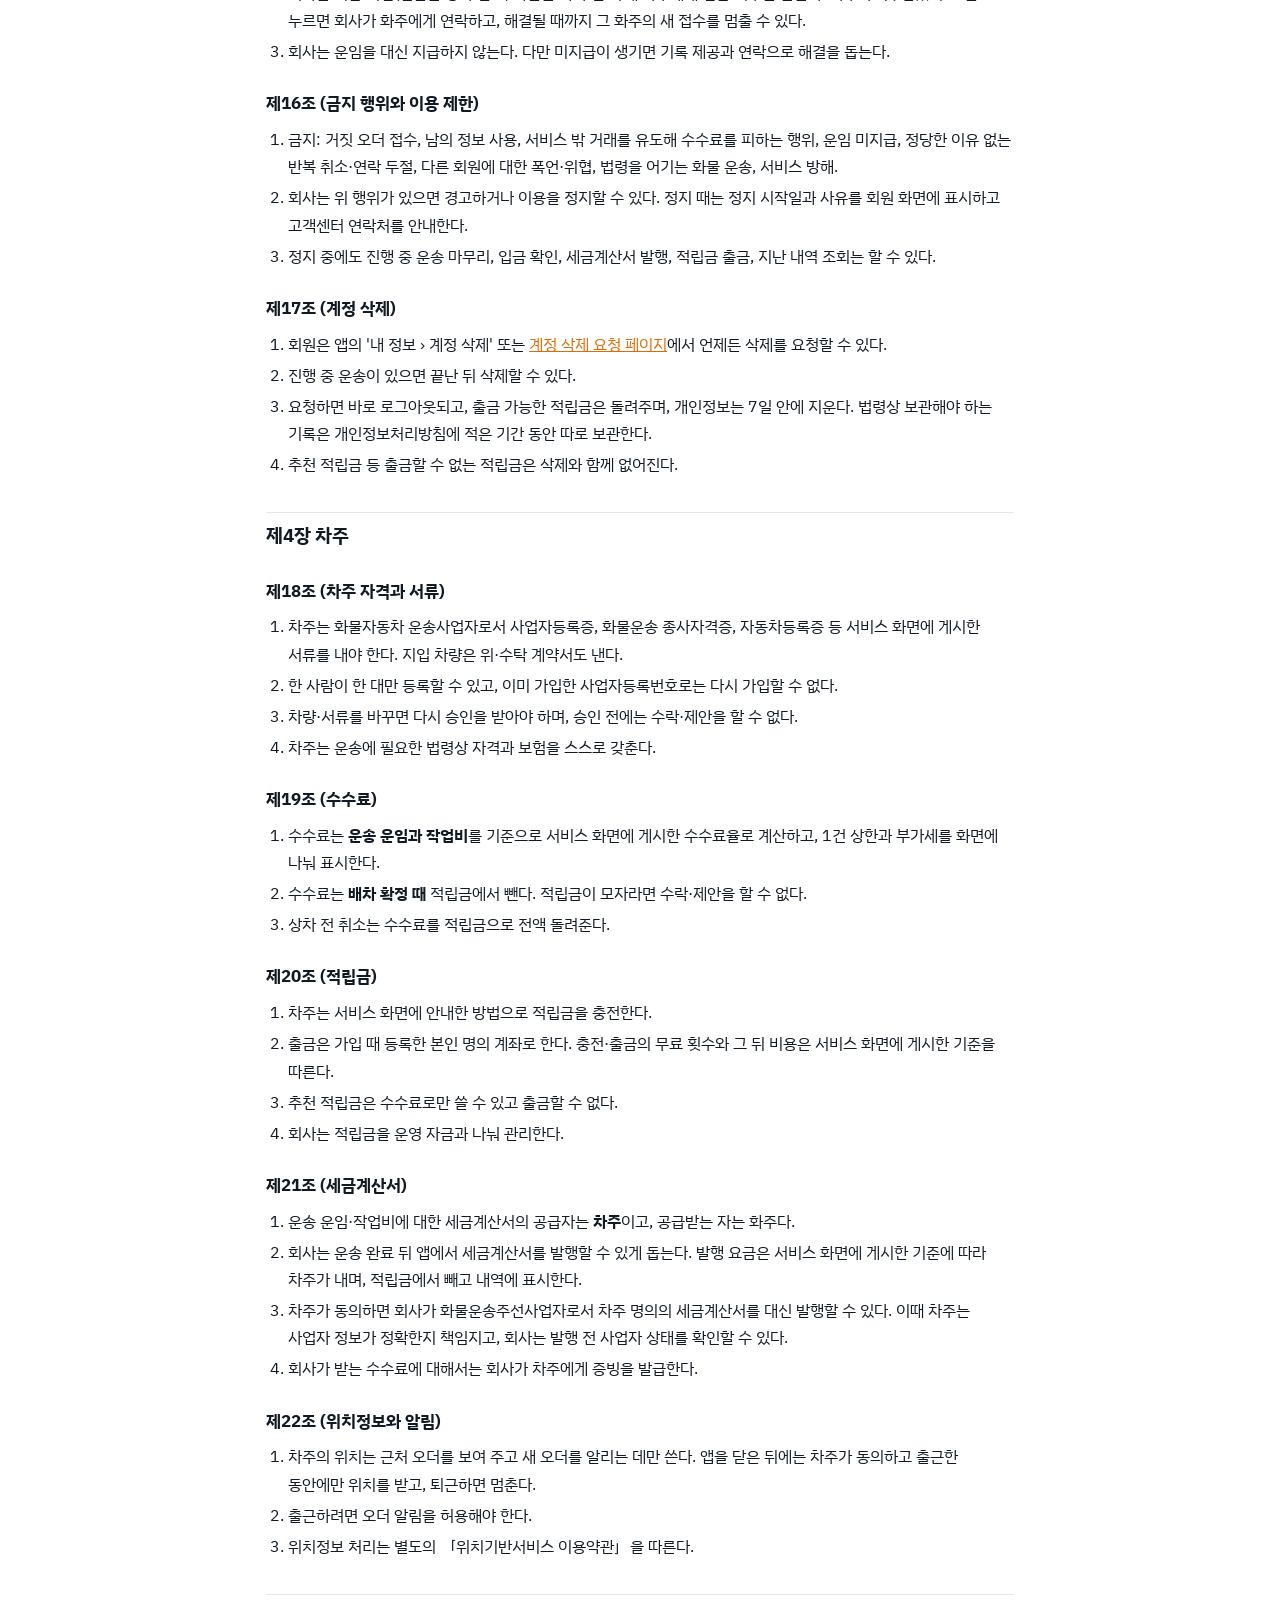
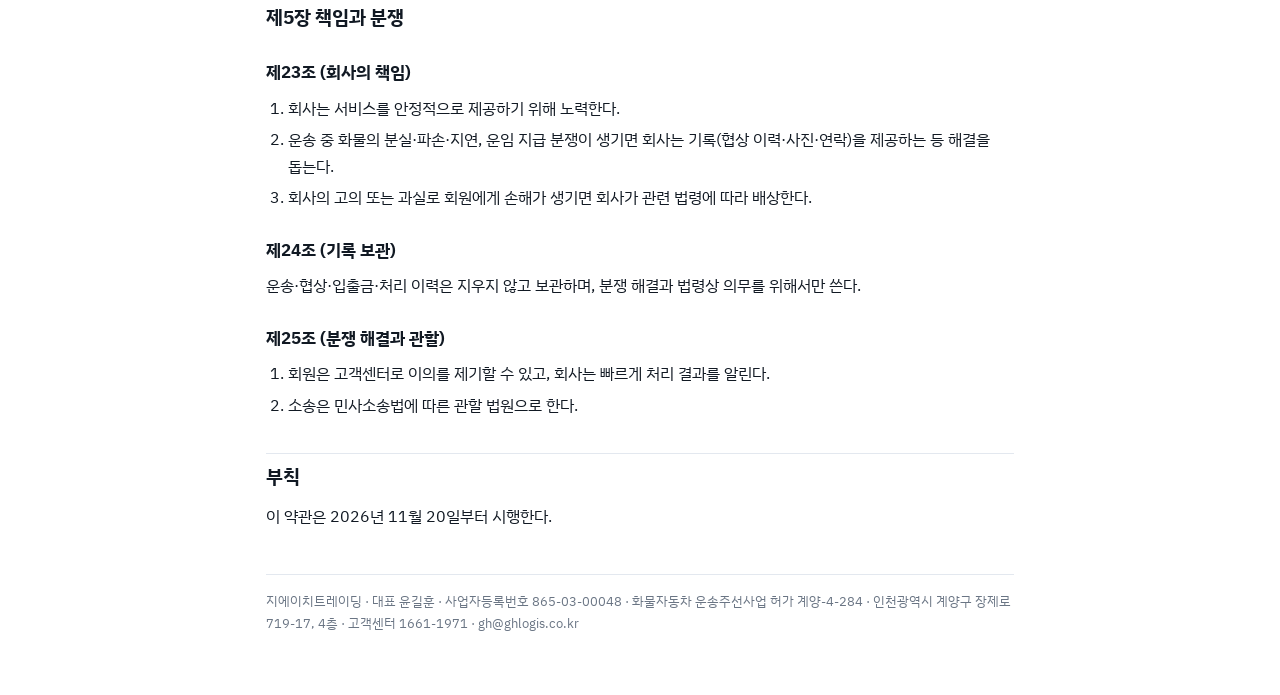
<file: terms/index.html>
<!doctype html><html lang="ko"><head><meta charset="utf-8"><meta name="viewport" content="width=device-width,initial-scale=1"><title>서비스 이용약관 · 지에이치 다이렉트</title><link rel="icon" href="/favicon.png"><link href="https://fonts.googleapis.com/css2?family=IBM+Plex+Sans+KR:wght@400;600;700&display=swap" rel="stylesheet">
<!-- 자동 생성: docs/legal/publish/terms.md → node scripts/gen-legal-pages.mjs. 이 파일을 직접 고치지 말 것. -->
<style>
*{box-sizing:border-box}
body{margin:0;font-family:'IBM Plex Sans KR','Malgun Gothic',sans-serif;color:#111923;background:#fff;word-break:keep-all;overflow-wrap:break-word;line-height:1.75;font-size:15.5px}
.w{max-width:780px;margin:0 auto;padding:24px 16px 60px}
a{color:#E36A00}
.top{display:inline-flex;align-items:center;gap:10px;text-decoration:none;color:#E36A00;font-weight:700;white-space:nowrap}.top img{width:36px}
nav{display:flex;flex-wrap:wrap;gap:6px 14px;margin:18px 0 0;font-size:13.5px}nav a{color:#5a6574;text-decoration:none}nav span{color:#E36A00;font-weight:700}
h1{font-size:25px;margin:28px 0 18px;line-height:1.35}
h2{font-size:19px;margin:34px 0 10px;padding-top:6px;border-top:1px solid #E3E8EF}
h3{font-size:16.5px;margin:24px 0 6px}
p{margin:8px 0}ol,ul{margin:8px 0;padding-left:22px}li{margin:4px 0}
.tw{overflow-x:auto;margin:12px 0;-webkit-overflow-scrolling:touch}
table{border-collapse:collapse;font-size:14px;min-width:100%}th,td{border:1px solid #DCE2EA;padding:8px 10px;text-align:left;vertical-align:top}th{background:#F1F6FB;white-space:nowrap}
footer{margin-top:44px;padding-top:16px;border-top:1px solid #E3E8EF;font-size:12.5px;color:#6a7584}
</style></head><body><div class="w"><a class="top" href="/"><img src="/gh-direct-mark.png" alt="" style="width:40px"><img src="/gh-direct-wordmark.png" alt="GH 다이렉트" style="width:auto;height:20px"></a>
<nav><span>서비스 이용약관</span><a href="/privacy/">개인정보처리방침</a><a href="/location/">위치기반서비스 이용약관</a><a href="/marketing/">혜택·이벤트 알림 수신 동의</a></nav>
<h1>서비스 이용약관</h1>
<h2>제1장 총칙</h2>
<h3>제1조 (목적)</h3>
<p>이 약관은 지에이치트레이딩(이하 "회사")이 운영하는 화물 운송 연결 서비스 "GH 다이렉트"(앱·웹 포함, 이하 "서비스")를 이용하는 화주와 차주, 회사 사이의 권리·의무와 책임, 이용 조건과 절차를 정한다.</p>
<h3>제2조 (회사 정보)</h3>
<ul><li>상호: 지에이치트레이딩 / 대표: 윤길훈 / 사업자등록번호: 865-03-00048</li><li>화물자동차 운송주선사업 허가: 계양-4-284</li><li>통신판매업 신고: 제2017-인천계양-0446호</li><li>주소: 인천광역시 계양구 장제로 719-17, 4층</li><li>고객센터: 1661-1971 · gh@ghlogis.co.kr</li></ul>
<h3>제3조 (용어)</h3>
<ol><li>"화주": 화물 운송을 맡기려고 서비스에 오더를 접수하는 사람.</li><li>"차주": 자기 화물자동차로 운송하는 사업자로서 회사의 가입 승인을 받은 사람.</li><li>"오더": 화주가 접수한 운송 요청(상·하차 장소와 일시, 화물, 차량 조건, 운송 운임, 작업비, 지급 방식 등).</li><li>"운송 운임": 화주가 정하거나 협상으로 정해진 운송의 대가.</li><li>"작업비": 상차·하차 때 차주의 수작업에 대한 대가로, 운송 운임과 따로 표시한다.</li><li>"수락": 차주가 화주가 정한 금액 그대로 오더를 맡겠다고 하는 것.</li><li>"제안": 차주가 다른 금액을 화주에게 제시하는 것. 화주는 선택·거절·다시 제안할 수 있다.</li><li>"배차 확정": 수락 또는 화주의 제안 선택으로 그 오더의 차주가 정해지는 것. 한 오더는 차주 한 명에게만 배차 확정된다.</li><li>"수수료": 배차 확정 때 회사가 차주에게서 받는 서비스 이용료.</li><li>"적립금": 차주가 수수료 등을 내기 위해 미리 충전해 두는 돈(추천 적립금 포함).</li><li>"회원": 서비스에 가입하거나 휴대폰 인증으로 서비스를 이용하는 화주와 차주.</li></ol>
<h3>제4조 (약관의 게시와 효력)</h3>
<p>회사는 이 약관을 서비스 화면과 홈페이지(ghdirect.co.kr)에 게시한다. 회원은 가입하거나 오더를 접수할 때 이 약관에 동의한다.</p>
<h3>제5조 (약관과 기준의 변경)</h3>
<ol><li>회사는 관련 법령을 어기지 않는 범위에서 약관을 바꿀 수 있다.</li><li>바꿀 때는 시행 7일 전(회원에게 불리하면 30일 전)부터 서비스 화면에 알리고, 불리한 변경은 앱 알림·문자 등으로 따로 알린다.</li><li>수수료율·수수료 상한·적립금 충전·출금 비용 등 <strong>회원이 내는 돈의 기준</strong>을 바꿀 때도 2항과 같다. 바뀐 기준은 시행일 이후 배차 확정되는 오더부터 적용한다.</li><li>회원은 바뀐 약관에 동의하지 않으면 계정 삭제를 요청할 수 있다.</li></ol>
<h2>제2장 서비스</h2>
<h3>제6조 (서비스 내용)</h3>
<ol><li>회사는 화주가 접수한 오더를 조건이 맞는 차주에게 보여 주고 알리며, 화주와 차주가 수락·제안·다시 제안으로 운송 조건을 정하고 운송 계약을 맺도록 연결한다.</li><li>그 밖에 운송 진행 표시(배차·상차·하차), 상·하차 사진, 입금 확인, 세금계산서 발행 지원, 적립금 관리, 운송 내역 조회를 제공한다.</li><li>운임 조회 결과(참고 운임)는 참고용이며, 운송 운임은 화주와 차주가 정한다.</li></ol>
<h3>제7조 (회사의 지위)</h3>
<ol><li>운송 계약은 <strong>화주와 차주 사이에</strong> 맺어진다. 운송 운임과 작업비는 <strong>화주가 차주에게 직접</strong> 지급하며, 회사는 운임을 받거나 대신 지급하지 않는다.</li><li>회사는 화물자동차 운송주선사업 허가를 받은 사업자로서 운송 계약의 체결을 주선하고, 그 대가로 차주에게서 수수료만 받는다.</li><li>회사는 화주에게 운송 운임에 붙이는 마진을 받지 않는다.</li></ol>
<h3>제8조 (서비스 이용 시간과 중단)</h3>
<p>서비스는 연중 24시간 제공한다. 다만 점검·장애·천재지변 등으로 일시 중단할 수 있고, 미리 알릴 수 있으면 미리 알린다.</p>
<h3>제9조 (베타 운영)</h3>
<p>정식 출시 전 베타 기간에는 접수 지역, 이용 가능한 기능, 수수료 등 이용 조건을 서비스 화면에 따로 안내할 수 있다.</p>
<h2>제3장 회원 공통</h2>
<h3>제10조 (가입과 로그인)</h3>
<ol><li>화주는 휴대폰 문자 인증 또는 서비스 화면에 안내한 간편 로그인으로 이용한다.</li><li>차주는 휴대폰 인증 뒤 차량·서류·출금 계좌를 등록하고 <strong>회사의 승인</strong>을 받아야 수락·제안을 할 수 있다. 승인 전에는 오더 목록 보기만 할 수 있다.</li><li>회원은 사실대로 정보를 넣어야 하며, 남의 정보를 쓰면 안 된다.</li></ol>
<h3>제11조 (오더 접수 — 화주)</h3>
<ol><li>화주는 상·하차 장소(검색 결과에서 고른 주소)와 일시, 화물, 차량 조건, 운송 운임, 작업비, 지급 방식을 넣어 접수한다.</li><li>지급 방식은 <strong>선불(상차지에서 지급)과 착불(하차지에서 지급)</strong> 두 가지다. 후불(외상)은 없다.</li><li>운송 운임이 서비스 화면에 게시한 등록 하한보다 낮으면 접수할 수 없다.</li><li>접수한 내용과 실제가 다르면(화물·중량·작업 조건 등) 화주가 책임진다.</li></ol>
<h3>제12조 (수락·제안·배차 확정)</h3>
<ol><li>차주가 화주의 금액 그대로 <strong>수락</strong>하면 화주의 확인 없이 바로 배차 확정된다.</li><li>차주는 화주 운임과 다른 금액으로 <strong>제안</strong>할 수 있다. 화주는 제안을 고르거나 거절하거나, 차주별로 한 번 다시 제안할 수 있다.</li><li>화주가 제안을 고르거나 차주가 화주의 다시 제안을 수락하면 배차 확정된다.</li><li>화주·차주의 응답 시간, 동시 제안 수 등은 서비스 화면에 게시한 기준을 따른다.</li><li>배차 확정 뒤 서로의 상세 주소와 연락처, 차주의 이름·전화번호·차량 번호를 공개한다. 배차 전에는 위치를 동까지만 보여 준다.</li></ol>
<h3>제13조 (취소)</h3>
<ol><li>화주는 배차 확정 전에는 언제든 오더를 취소할 수 있다.</li><li>차주는 상차 전에 운송을 취소할 수 있다. 이때 취소 이유를 고르며, 수수료는 적립금으로 전액 돌려준다.</li><li>상차 뒤 취소는 회사 고객센터를 거친다. 화주가 차주에게 주는 회차비 등은 회사가 양쪽 합의를 돕는다.</li><li>잦은 취소나 연락 두절은 제16조의 이용 제한 사유가 될 수 있다.</li></ol>
<h3>제14조 (운송 진행과 완료)</h3>
<ol><li>차주는 상차·하차를 앱에 표시한다. 하차 사진은 1장 이상 반드시 올린다.</li><li>하차 표시와 하차 사진 등록으로 운송 완료가 되며, 화주에게 알린다.</li><li>화주는 운송 완료 뒤 하차 사진을 볼 수 있다.</li></ol>
<h3>제15조 (운임 지급과 입금 확인)</h3>
<ol><li>화주는 정한 지급 방식대로 운송 운임과 작업비를 차주에게 직접 지급한다.</li><li>회사는 지급 시점(선불은 상차 완료, 착불은 하차 완료)에 차주에게 입금 여부를 묻는다. 차주가 "못 받았어요"를 누르면 회사가 화주에게 연락하고, 해결될 때까지 그 화주의 새 접수를 멈출 수 있다.</li><li>회사는 운임을 대신 지급하지 않는다. 다만 미지급이 생기면 기록 제공과 연락으로 해결을 돕는다.</li></ol>
<h3>제16조 (금지 행위와 이용 제한)</h3>
<ol><li>금지: 거짓 오더 접수, 남의 정보 사용, 서비스 밖 거래를 유도해 수수료를 피하는 행위, 운임 미지급, 정당한 이유 없는 반복 취소·연락 두절, 다른 회원에 대한 폭언·위협, 법령을 어기는 화물 운송, 서비스 방해.</li><li>회사는 위 행위가 있으면 경고하거나 이용을 정지할 수 있다. 정지 때는 정지 시작일과 사유를 회원 화면에 표시하고 고객센터 연락처를 안내한다.</li><li>정지 중에도 진행 중 운송 마무리, 입금 확인, 세금계산서 발행, 적립금 출금, 지난 내역 조회는 할 수 있다.</li></ol>
<h3>제17조 (계정 삭제)</h3>
<ol><li>회원은 앱의 '내 정보 › 계정 삭제' 또는 <a href="https://ghdirect.co.kr/account/delete">계정 삭제 요청 페이지</a>에서 언제든 삭제를 요청할 수 있다.</li><li>진행 중 운송이 있으면 끝난 뒤 삭제할 수 있다.</li><li>요청하면 바로 로그아웃되고, 출금 가능한 적립금은 돌려주며, 개인정보는 7일 안에 지운다. 법령상 보관해야 하는 기록은 개인정보처리방침에 적은 기간 동안 따로 보관한다.</li><li>추천 적립금 등 출금할 수 없는 적립금은 삭제와 함께 없어진다.</li></ol>
<h2>제4장 차주</h2>
<h3>제18조 (차주 자격과 서류)</h3>
<ol><li>차주는 화물자동차 운송사업자로서 사업자등록증, 화물운송 종사자격증, 자동차등록증 등 서비스 화면에 게시한 서류를 내야 한다. 지입 차량은 위·수탁 계약서도 낸다.</li><li>한 사람이 한 대만 등록할 수 있고, 이미 가입한 사업자등록번호로는 다시 가입할 수 없다.</li><li>차량·서류를 바꾸면 다시 승인을 받아야 하며, 승인 전에는 수락·제안을 할 수 없다.</li><li>차주는 운송에 필요한 법령상 자격과 보험을 스스로 갖춘다.</li></ol>
<h3>제19조 (수수료)</h3>
<ol><li>수수료는 <strong>운송 운임과 작업비</strong>를 기준으로 서비스 화면에 게시한 수수료율로 계산하고, 1건 상한과 부가세를 화면에 나눠 표시한다.</li><li>수수료는 <strong>배차 확정 때</strong> 적립금에서 뺀다. 적립금이 모자라면 수락·제안을 할 수 없다.</li><li>상차 전 취소는 수수료를 적립금으로 전액 돌려준다.</li></ol>
<h3>제20조 (적립금)</h3>
<ol><li>차주는 서비스 화면에 안내한 방법으로 적립금을 충전한다.</li><li>출금은 가입 때 등록한 본인 명의 계좌로 한다. 충전·출금의 무료 횟수와 그 뒤 비용은 서비스 화면에 게시한 기준을 따른다.</li><li>추천 적립금은 수수료로만 쓸 수 있고 출금할 수 없다.</li><li>회사는 적립금을 운영 자금과 나눠 관리한다.</li></ol>
<h3>제21조 (세금계산서)</h3>
<ol><li>운송 운임·작업비에 대한 세금계산서의 공급자는 <strong>차주</strong>이고, 공급받는 자는 화주다.</li><li>회사는 운송 완료 뒤 앱에서 세금계산서를 발행할 수 있게 돕는다. 발행 요금은 서비스 화면에 게시한 기준에 따라 차주가 내며, 적립금에서 빼고 내역에 표시한다.</li><li>차주가 동의하면 회사가 화물운송주선사업자로서 차주 명의의 세금계산서를 대신 발행할 수 있다. 이때 차주는 사업자 정보가 정확한지 책임지고, 회사는 발행 전 사업자 상태를 확인할 수 있다.</li><li>회사가 받는 수수료에 대해서는 회사가 차주에게 증빙을 발급한다.</li></ol>
<h3>제22조 (위치정보와 알림)</h3>
<ol><li>차주의 위치는 근처 오더를 보여 주고 새 오더를 알리는 데만 쓴다. 앱을 닫은 뒤에는 차주가 동의하고 출근한 동안에만 위치를 받고, 퇴근하면 멈춘다.</li><li>출근하려면 오더 알림을 허용해야 한다.</li><li>위치정보 처리는 별도의 「위치기반서비스 이용약관」을 따른다.</li></ol>
<h2>제5장 책임과 분쟁</h2>
<h3>제23조 (회사의 책임)</h3>
<ol><li>회사는 서비스를 안정적으로 제공하기 위해 노력한다.</li><li>운송 중 화물의 분실·파손·지연, 운임 지급 분쟁이 생기면 회사는 기록(협상 이력·사진·연락)을 제공하는 등 해결을 돕는다.</li><li>회사의 고의 또는 과실로 회원에게 손해가 생기면 회사가 관련 법령에 따라 배상한다.</li></ol>
<h3>제24조 (기록 보관)</h3>
<p>운송·협상·입출금·처리 이력은 지우지 않고 보관하며, 분쟁 해결과 법령상 의무를 위해서만 쓴다.</p>
<h3>제25조 (분쟁 해결과 관할)</h3>
<ol><li>회원은 고객센터로 이의를 제기할 수 있고, 회사는 빠르게 처리 결과를 알린다.</li><li>소송은 민사소송법에 따른 관할 법원으로 한다.</li></ol>
<h2>부칙</h2>
<p>이 약관은 2026년 11월 20일부터 시행한다.</p>
<footer>지에이치트레이딩 · 대표 윤길훈 · 사업자등록번호 865-03-00048 · 화물자동차 운송주선사업 허가 계양-4-284 · 인천광역시 계양구 장제로 719-17, 4층 · 고객센터 1661-1971 · gh@ghlogis.co.kr</footer></div></body></html>
</file>
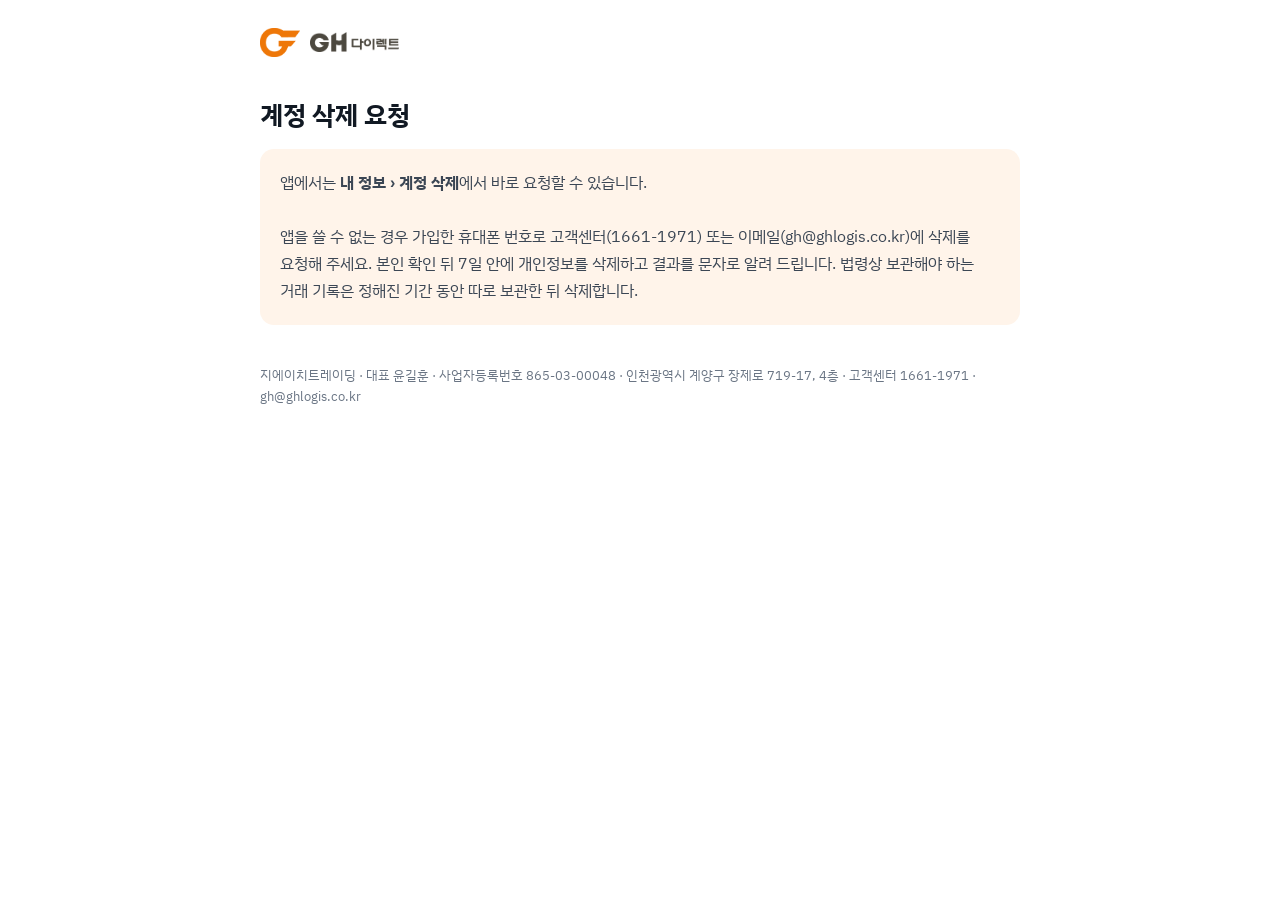
<file: account/delete/index.html>
<!doctype html><html lang="ko"><head><meta charset="utf-8"><meta name="viewport" content="width=device-width,initial-scale=1"><title>계정 삭제 요청 · 지에이치 다이렉트</title><link rel="icon" href="/favicon.png"><link href="https://fonts.googleapis.com/css2?family=IBM+Plex+Sans+KR:wght@400;600;700&display=swap" rel="stylesheet"><style>body{margin:0;font-family:'IBM Plex Sans KR','Malgun Gothic',sans-serif;color:#111923;background:#fff;word-break:keep-all;line-height:1.7}.w{max-width:760px;margin:0 auto;padding:28px 20px 60px}a{color:#E36A00}.top{display:flex;align-items:center;gap:10px;text-decoration:none;color:#E36A00;font-weight:700}.top img{width:40px}h1{font-size:26px;margin:36px 0 12px}.box{background:#FFF4EA;border-radius:14px;padding:20px;color:#3b4654}footer{margin-top:40px;font-size:12.5px;color:#6a7584}</style></head><body><div class="w"><a class="top" href="/"><img src="/gh-direct-mark.png" alt="" style="width:40px"><img src="/gh-direct-wordmark.png" alt="GH 다이렉트" style="width:auto;height:20px"></a><h1>계정 삭제 요청</h1><div class="box">앱에서는 <b>내 정보 › 계정 삭제</b>에서 바로 요청할 수 있습니다.<br><br>앱을 쓸 수 없는 경우 가입한 휴대폰 번호로 고객센터(1661-1971) 또는 이메일(gh@ghlogis.co.kr)에 삭제를 요청해 주세요. 본인 확인 뒤 7일 안에 개인정보를 삭제하고 결과를 문자로 알려 드립니다. 법령상 보관해야 하는 거래 기록은 정해진 기간 동안 따로 보관한 뒤 삭제합니다.</div><footer>지에이치트레이딩 · 대표 윤길훈 · 사업자등록번호 865-03-00048 · 인천광역시 계양구 장제로 719-17, 4층 · 고객센터 1661-1971 · gh@ghlogis.co.kr</footer></div></body></html>
</file>
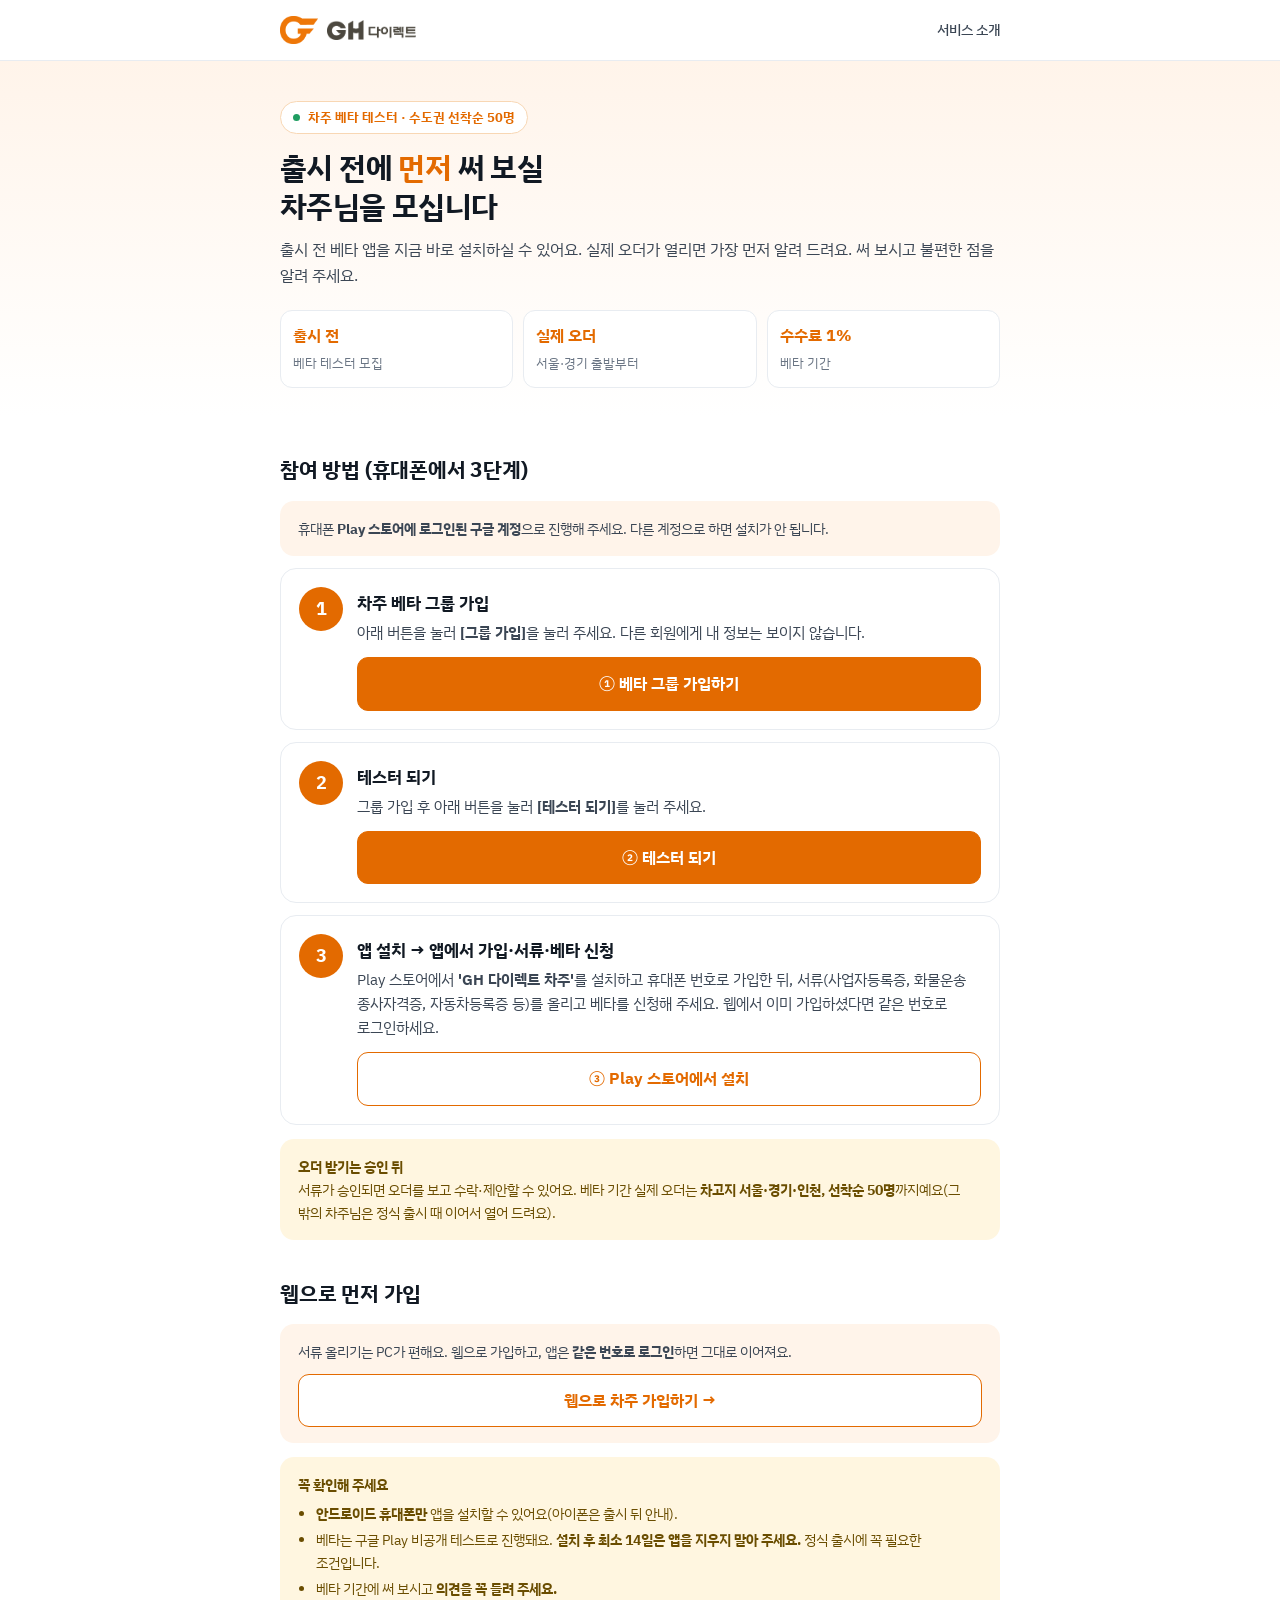
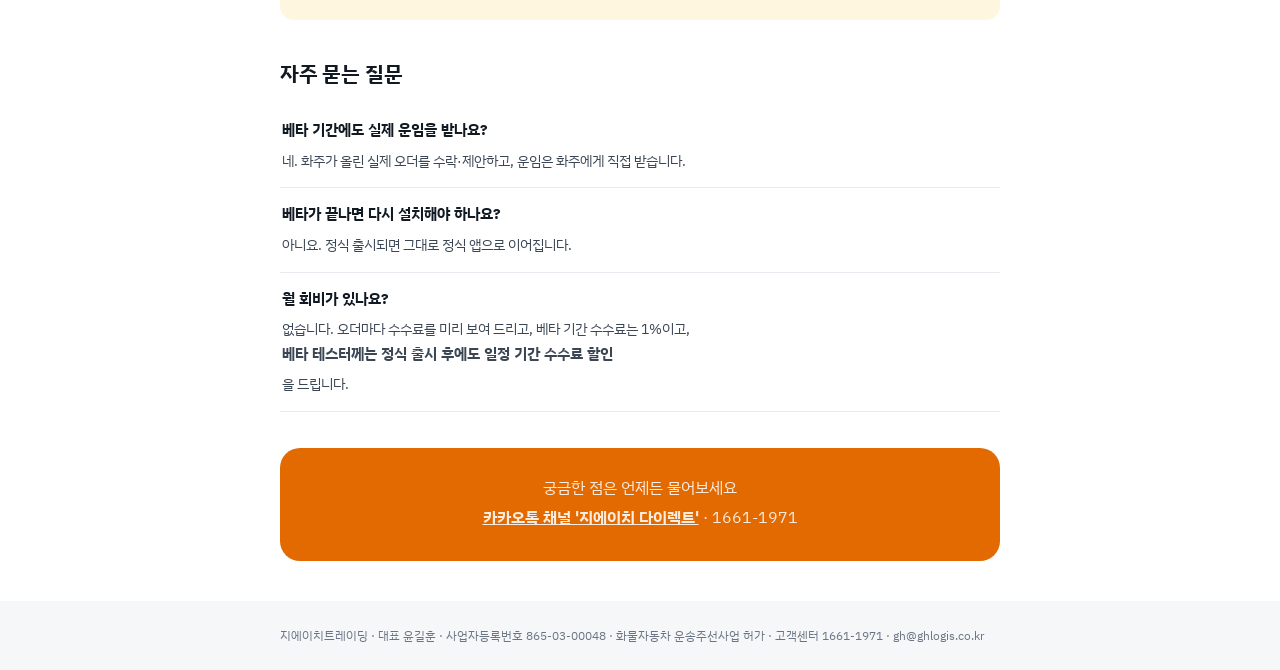
<file: beta/driver/index.html>
<!doctype html><html lang="ko"><head>
<!-- 베타 참여 안내(시안 20261121_베타참여안내_v01, 사용자 "올려" 2026-11-21). 수정은 저장소 site/beta/ 에서. --><meta charset="utf-8"><meta name="viewport" content="width=device-width,initial-scale=1">
<title>차주 베타 테스터 모집 · GH 다이렉트</title>
<link href="https://fonts.googleapis.com/css2?family=IBM+Plex+Sans+KR:wght@400;500;600;700&display=swap" rel="stylesheet">
<meta name="description" content="GH 다이렉트 차주 베타 테스터 모집 — 출시 전 앱을 먼저 써 보세요. 선착순 50명.">
<meta property="og:title" content="GH 다이렉트 차주 베타 테스터 모집">
<meta property="og:description" content="출시 전 앱을 먼저 써 보세요. 선착순 50명.">
<meta property="og:image" content="https://ghdirect.co.kr/og.png">
<link rel="icon" href="/favicon.png">
<link rel="stylesheet" href="/beta/beta.css"></head><body>
<header><div class="wrap"><a class="logo" href="/"><img src="/gh-direct-mark.png" alt=""><img class="wm" src="/gh-direct-wordmark.png" alt="GH 다이렉트"></a><a class="home" href="/">서비스 소개</a></div></header>
<div class="hero"><div class="wrap">
 <span class="pill"><i></i>차주 베타 테스터 · 수도권 선착순 50명</span>
 <h1>출시 전에 <em>먼저</em> 써 보실<br>차주님을 모십니다</h1>
 <p class="lead">출시 전 베타 앱을 지금 바로 설치하실 수 있어요. 실제 오더가 열리면 가장 먼저 알려 드려요. 써 보시고 불편한 점을 알려 주세요.</p>
 <div class="facts"><div><b>출시 전</b><span>베타 테스터 모집</span></div><div><b>실제 오더</b><span>서울·경기 출발부터</span></div><div><b>수수료 1%</b><span>베타 기간</span></div></div>
</div></div>
<div class="wrap">
 <!-- 차주도 지금 바로 설치(시안 20261124_홈페이지_베타참여_v01 ③, 사용자 "B로 해" 2026-11-24) -->
 <h2>참여 방법 (휴대폰에서 3단계)</h2>
 <div class="box info">휴대폰 <b>Play 스토어에 로그인된 구글 계정</b>으로 진행해 주세요. 다른 계정으로 하면 설치가 안 됩니다.</div>
 <div class="steps" style="margin-top:12px">
  <div class="st"><div class="n">1</div><div><h3>차주 베타 그룹 가입</h3><p>아래 버튼을 눌러 <b>[그룹 가입]</b>을 눌러 주세요. 다른 회원에게 내 정보는 보이지 않습니다.</p>
   <a class="btn p" href="https://groups.google.com/g/ghdirect-driver-beta">① 베타 그룹 가입하기</a></div></div>
  <div class="st"><div class="n">2</div><div><h3>테스터 되기</h3><p>그룹 가입 후 아래 버튼을 눌러 <b>[테스터 되기]</b>를 눌러 주세요.</p>
   <a class="btn p" href="https://play.google.com/apps/testing/kr.ghdirect.driver">② 테스터 되기</a></div></div>
  <div class="st"><div class="n">3</div><div><h3>앱 설치 → 앱에서 가입·서류·베타 신청</h3><p>Play 스토어에서 <b>'GH 다이렉트 차주'</b>를 설치하고 휴대폰 번호로 가입한 뒤, 서류(사업자등록증, 화물운송 종사자격증, 자동차등록증 등)를 올리고 베타를 신청해 주세요. 웹에서 이미 가입하셨다면 같은 번호로 로그인하세요.</p>
   <a class="btn g" href="https://play.google.com/store/apps/details?id=kr.ghdirect.driver">③ Play 스토어에서 설치</a></div></div>
 </div>
 <div class="box warn"><b>오더 받기는 승인 뒤</b><br>서류가 승인되면 오더를 보고 수락·제안할 수 있어요. 베타 기간 실제 오더는 <b>차고지 서울·경기·인천, 선착순 50명</b>까지예요(그 밖의 차주님은 정식 출시 때 이어서 열어 드려요).</div>
 <h2>웹으로 먼저 가입</h2>
 <div class="box info">서류 올리기는 PC가 편해요. 웹으로 가입하고, 앱은 <b>같은 번호로 로그인</b>하면 그대로 이어져요.
  <a class="btn g" style="display:block;margin-top:10px;text-align:center" href="https://app.ghdirect.co.kr/join/driver">웹으로 차주 가입하기 →</a></div>
 <div class="box warn"><b>꼭 확인해 주세요</b><ul>
  <li><b>안드로이드 휴대폰만</b> 앱을 설치할 수 있어요(아이폰은 출시 뒤 안내).</li>
  <li>베타는 구글 Play 비공개 테스트로 진행돼요. <b>설치 후 최소 14일은 앱을 지우지 말아 주세요.</b> 정식 출시에 꼭 필요한 조건입니다.</li>
  <li>베타 기간에 써 보시고 <b>의견을 꼭 들려 주세요.</b></li>
 </ul></div>
 <h2>자주 묻는 질문</h2>
 <div class="faq">
  <div class="q"><b>베타 기간에도 실제 운임을 받나요?</b><span>네. 화주가 올린 실제 오더를 수락·제안하고, 운임은 화주에게 직접 받습니다.</span></div>
  <div class="q"><b>베타가 끝나면 다시 설치해야 하나요?</b><span>아니요. 정식 출시되면 그대로 정식 앱으로 이어집니다.</span></div>
  <div class="q"><b>월 회비가 있나요?</b><span>없습니다. 오더마다 수수료를 미리 보여 드리고, 베타 기간 수수료는 1%이고, <b>베타 테스터께는 정식 출시 후에도 일정 기간 수수료 할인</b>을 드립니다.</span></div>
 </div>
 <div class="final"><p>궁금한 점은 언제든 물어보세요</p><p><a href="http://pf.kakao.com/_xdYAvX">카카오톡 채널 '지에이치 다이렉트'</a> · <span style="white-space:nowrap">1661-1971</span></p></div>
</div>
<footer><div class="wrap">지에이치트레이딩 · 대표 윤길훈 · 사업자등록번호 865-03-00048 · 화물자동차 운송주선사업 허가 · 고객센터 1661-1971 · gh@ghlogis.co.kr</div></footer>
<script>
/* 유입 꼬리표(2026-11-21): 다이렉트 웹으로 가는 버튼에 ?src= 를 붙인다 — 들어올 때 꼬리표가 있으면 그대로, 없으면 beta */
(function(){try{var s=(new URLSearchParams(location.search).get('src')||'').toLowerCase();if(!/^[a-z0-9_]{1,40}$/.test(s))s='beta';
document.querySelectorAll('a[href^="https://app.ghdirect.co.kr"]').forEach(function(a){var u=new URL(a.href);if(!u.searchParams.get('src')){u.searchParams.set('src',s);a.href=u.toString();}});}catch(e){}})();
</script>
<script src="/site-track.js" data-page="/site/beta/driver"></script>
</body></html>
</file>
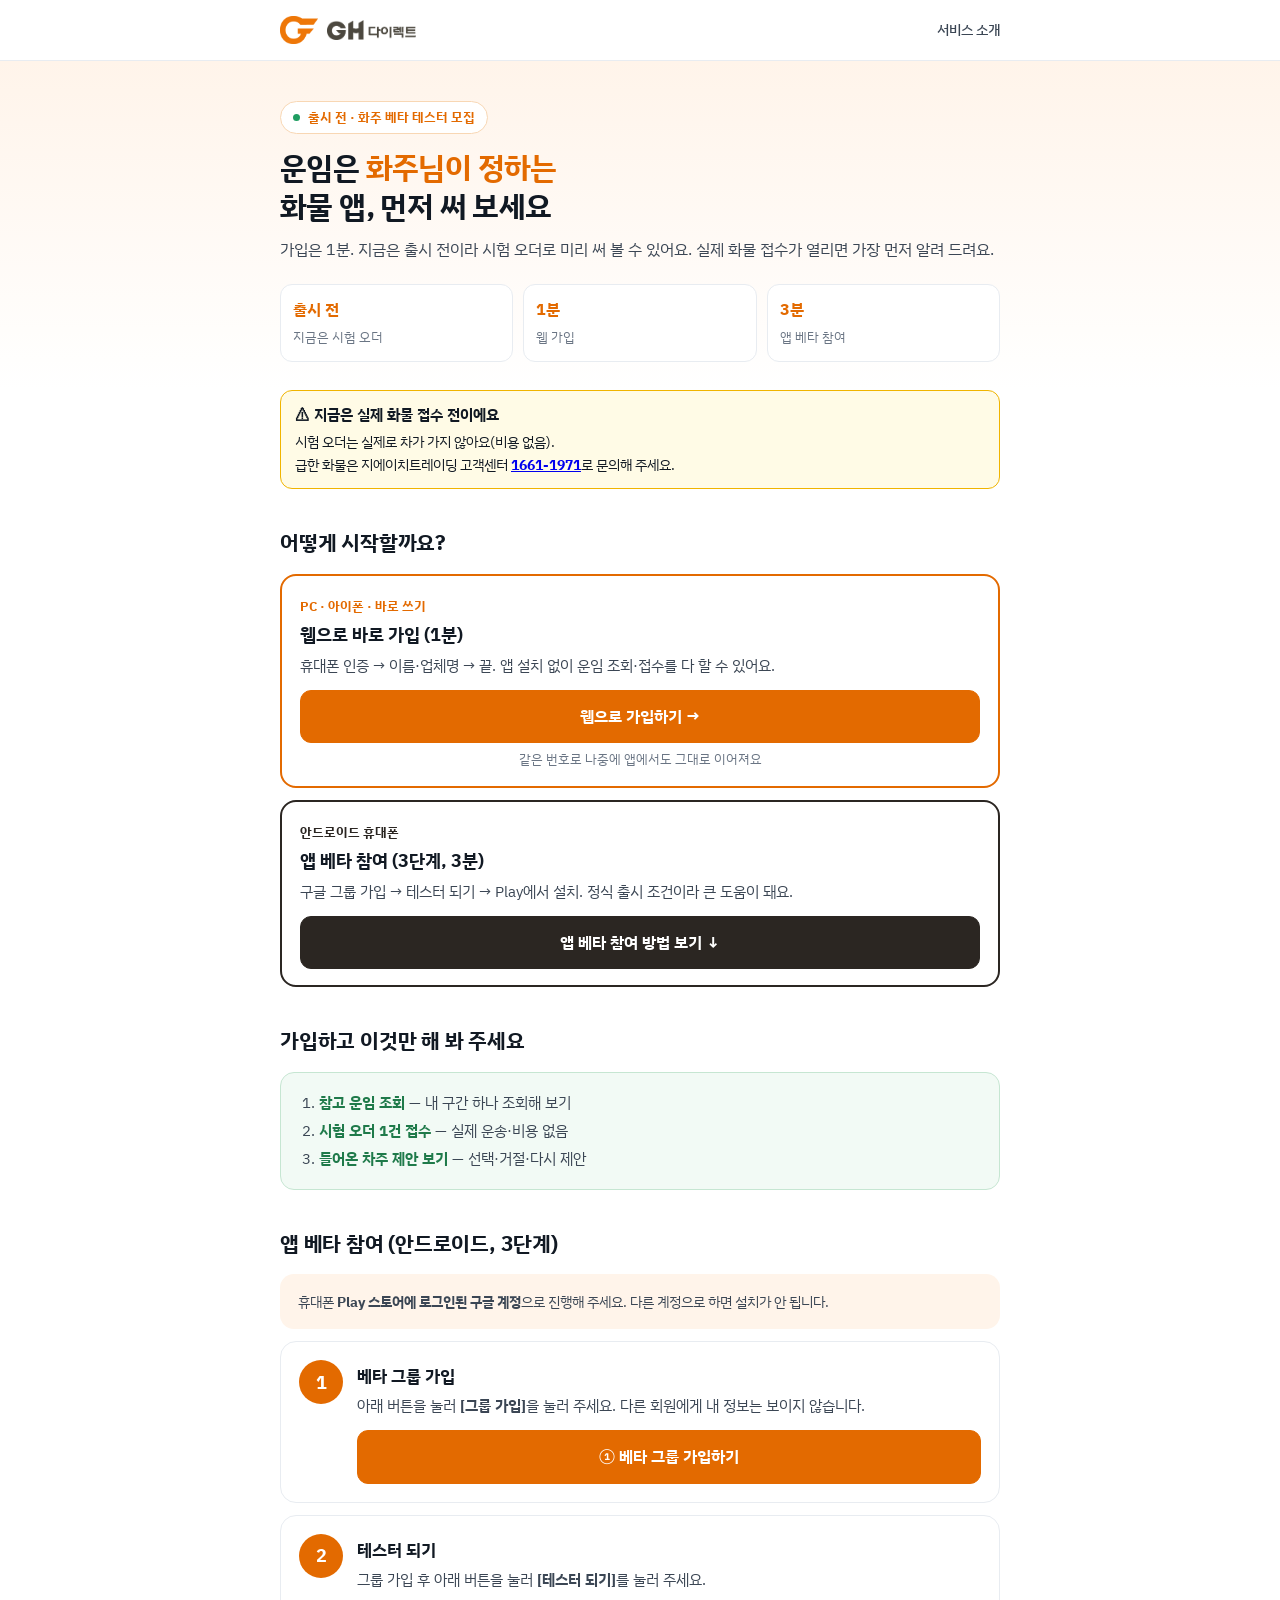
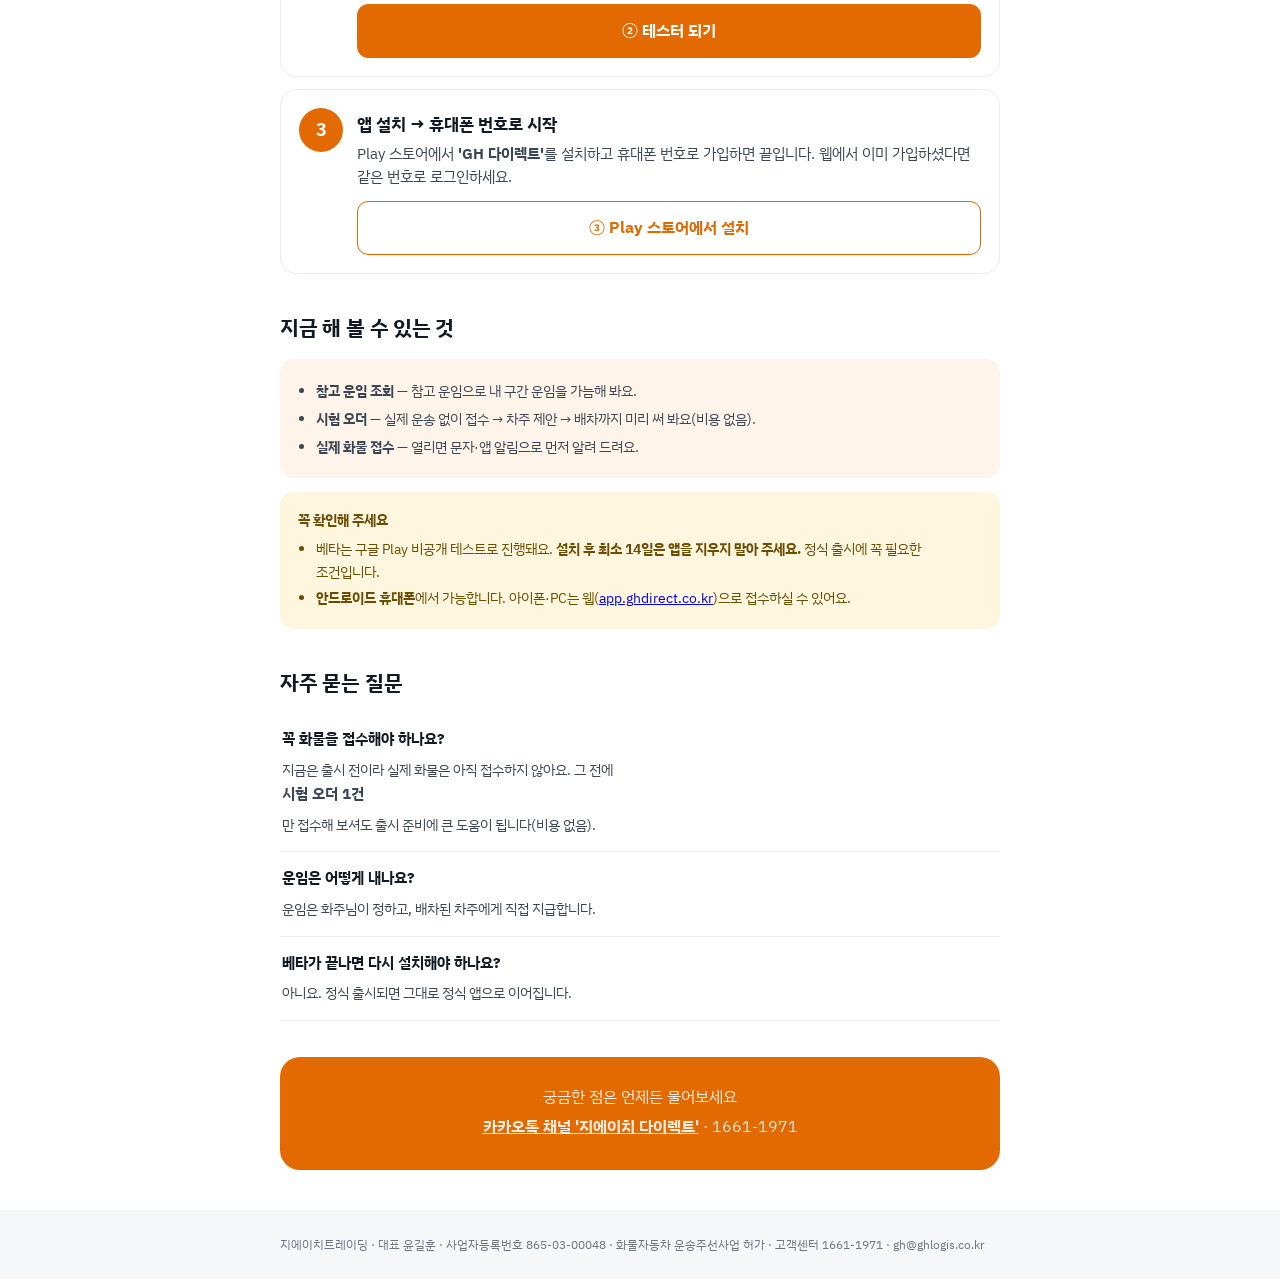
<file: beta/shipper/index.html>
<!doctype html><html lang="ko"><head>
<!-- 베타 참여 안내(시안 20261121_베타참여안내_v01, 사용자 "올려" 2026-11-21). 수정은 저장소 site/beta/ 에서. --><meta charset="utf-8"><meta name="viewport" content="width=device-width,initial-scale=1">
<title>화주 베타 테스터 모집 · GH 다이렉트</title>
<link href="https://fonts.googleapis.com/css2?family=IBM+Plex+Sans+KR:wght@400;500;600;700&display=swap" rel="stylesheet">
<meta name="description" content="GH 다이렉트 화주 베타 테스터 모집 — 운임은 화주님이 정하는 화물 앱, 출시 전에 먼저 써 보세요.">
<meta property="og:title" content="GH 다이렉트 화주 베타 테스터 모집">
<meta property="og:description" content="운임은 화주님이 정하는 화물 앱, 출시 전에 먼저 써 보세요.">
<meta property="og:image" content="https://ghdirect.co.kr/og.png">
<link rel="icon" href="/favicon.png">
<link rel="stylesheet" href="/beta/beta.css">
<style>
/* 길 나누기(시안 20261128_화주베타안내_길나누기_v01, 사장님 "시안대로 가자") */
.ways{display:flex;flex-direction:column;gap:12px}
.way{border:2px solid var(--b);border-radius:16px;padding:16px 18px;background:#fff}
.way.app{border-color:var(--b9)}
.way .k{font-size:12.5px;font-weight:700;color:var(--b)}.way.app .k{color:var(--b9)}
.way h3{margin:2px 0 4px;font-size:18px}.way p{margin:0;color:var(--s);font-size:14.5px}
.way .mini{font-size:12.5px;color:var(--m);text-align:center;margin-top:6px}
.btn.d{background:var(--b9);border-color:var(--b9);color:#fff}
.todo{background:#f2faf5;border:1px solid #c6e6d2;border-radius:14px;padding:14px 18px;font-size:14.5px;color:var(--s)}
.todo ol{margin:0;padding-left:20px}.todo li{margin:4px 0}.todo b{color:#1f7a4a}
</style></head><body>
<header><div class="wrap"><a class="logo" href="/"><img src="/gh-direct-mark.png" alt=""><img class="wm" src="/gh-direct-wordmark.png" alt="GH 다이렉트"></a><a class="home" href="/">서비스 소개</a></div></header>
<div class="hero"><div class="wrap">
 <span class="pill"><i></i>출시 전 · 화주 베타 테스터 모집</span>
 <h1>운임은 <em>화주님이 정하는</em><br>화물 앱, 먼저 써 보세요</h1>
 <p class="lead">가입은 1분. 지금은 출시 전이라 시험 오더로 미리 써 볼 수 있어요. 실제 화물 접수가 열리면 가장 먼저 알려 드려요.</p>
 <div class="facts"><div><b>출시 전</b><span>지금은 시험 오더</span></div><div><b>1분</b><span>웹 가입</span></div><div><b>3분</b><span>앱 베타 참여</span></div></div>
</div></div>
<div class="wrap">
 <div style="border:1.5px solid #f0b400;background:#fffbe6;border-radius:12px;padding:12px 14px;margin:0 0 18px;font-size:14px;line-height:1.65"><b style="display:block;font-size:15px;margin-bottom:2px">⚠ 지금은 실제 화물 접수 전이에요</b>시험 오더는 실제로 차가 가지 않아요(비용 없음).<br>급한 화물은 지에이치트레이딩 고객센터 <a href="tel:16611971"><b>1661-1971</b></a>로 문의해 주세요.</div>
 <h2>어떻게 시작할까요?</h2>
 <!-- 들어온 기기가 안드로이드면 앱 카드를 위로(아래 스크립트). 판단 못 하면 웹이 위 -->
 <div class="ways" id="ways">
  <div class="way web" id="way-web"><span class="k">PC · 아이폰 · 바로 쓰기</span><h3>웹으로 바로 가입 (1분)</h3>
   <p>휴대폰 인증 → 이름·업체명 → 끝. 앱 설치 없이 운임 조회·접수를 다 할 수 있어요.</p>
   <a class="btn p" href="https://app.ghdirect.co.kr/join/shipper">웹으로 가입하기 →</a>
   <div class="mini">같은 번호로 나중에 앱에서도 그대로 이어져요</div></div>
  <div class="way app" id="way-app"><span class="k">안드로이드 휴대폰</span><h3>앱 베타 참여 (3단계, 3분)</h3>
   <p>구글 그룹 가입 → 테스터 되기 → Play에서 설치. 정식 출시 조건이라 큰 도움이 돼요.</p>
   <a class="btn d" href="#app-steps">앱 베타 참여 방법 보기 ↓</a></div>
 </div>
 <h2>가입하고 이것만 해 봐 주세요</h2>
 <div class="todo"><ol>
  <li><b>참고 운임 조회</b> — 내 구간 하나 조회해 보기</li>
  <li><b>시험 오더 1건 접수</b> — 실제 운송·비용 없음</li>
  <li><b>들어온 차주 제안 보기</b> — 선택·거절·다시 제안</li>
 </ol></div>
 <h2 id="app-steps">앱 베타 참여 (안드로이드, 3단계)</h2>
 <div class="box info">휴대폰 <b>Play 스토어에 로그인된 구글 계정</b>으로 진행해 주세요. 다른 계정으로 하면 설치가 안 됩니다.</div>
 <div class="steps" style="margin-top:12px">
  <div class="st"><div class="n">1</div><div><h3>베타 그룹 가입</h3><p>아래 버튼을 눌러 <b>[그룹 가입]</b>을 눌러 주세요. 다른 회원에게 내 정보는 보이지 않습니다.</p>
   <a class="btn p" href="https://groups.google.com/g/ghdirect-shipper-beta">① 베타 그룹 가입하기</a></div></div>
  <div class="st"><div class="n">2</div><div><h3>테스터 되기</h3><p>그룹 가입 후 아래 버튼을 눌러 <b>[테스터 되기]</b>를 눌러 주세요.</p>
   <a class="btn p" href="https://play.google.com/apps/testing/kr.ghdirect.shipper">② 테스터 되기</a></div></div>
  <div class="st"><div class="n">3</div><div><h3>앱 설치 → 휴대폰 번호로 시작</h3><p>Play 스토어에서 <b>'GH 다이렉트'</b>를 설치하고 휴대폰 번호로 가입하면 끝입니다. 웹에서 이미 가입하셨다면 같은 번호로 로그인하세요.</p>
   <a class="btn g" href="https://play.google.com/store/apps/details?id=kr.ghdirect.shipper">③ Play 스토어에서 설치</a></div></div>
 </div>
 <h2>지금 해 볼 수 있는 것</h2>
 <div class="box info"><ul style="margin:0;padding-left:18px;line-height:1.8">
  <li><b>참고 운임 조회</b> — 참고 운임으로 내 구간 운임을 가늠해 봐요.</li>
  <li><b>시험 오더</b> — 실제 운송 없이 접수 → 차주 제안 → 배차까지 미리 써 봐요(비용 없음).</li>
  <li><b>실제 화물 접수</b> — 열리면 문자·앱 알림으로 먼저 알려 드려요.</li>
 </ul></div>
 <div class="box warn"><b>꼭 확인해 주세요</b><ul>
  <li>베타는 구글 Play 비공개 테스트로 진행돼요. <b>설치 후 최소 14일은 앱을 지우지 말아 주세요.</b> 정식 출시에 꼭 필요한 조건입니다.</li>
  <li><b>안드로이드 휴대폰</b>에서 가능합니다. 아이폰·PC는 웹(<a href="https://app.ghdirect.co.kr/join/shipper">app.ghdirect.co.kr</a>)으로 접수하실 수 있어요.</li>
 </ul></div>
 <h2>자주 묻는 질문</h2>
 <div class="faq">
  <div class="q"><b>꼭 화물을 접수해야 하나요?</b><span>지금은 출시 전이라 실제 화물은 아직 접수하지 않아요. 그 전에 <b>시험 오더 1건</b>만 접수해 보셔도 출시 준비에 큰 도움이 됩니다(비용 없음).</span></div>
  <div class="q"><b>운임은 어떻게 내나요?</b><span>운임은 화주님이 정하고, 배차된 차주에게 직접 지급합니다.</span></div>
  <div class="q"><b>베타가 끝나면 다시 설치해야 하나요?</b><span>아니요. 정식 출시되면 그대로 정식 앱으로 이어집니다.</span></div>
 </div>
 <div class="final"><p>궁금한 점은 언제든 물어보세요</p><p><a href="http://pf.kakao.com/_xdYAvX">카카오톡 채널 '지에이치 다이렉트'</a> · <span style="white-space:nowrap">1661-1971</span></p></div>
</div>
<footer><div class="wrap">지에이치트레이딩 · 대표 윤길훈 · 사업자등록번호 865-03-00048 · 화물자동차 운송주선사업 허가 · 고객센터 1661-1971 · gh@ghlogis.co.kr</div></footer>
<script>
/* 유입 꼬리표(2026-11-21): 다이렉트 웹으로 가는 버튼에 ?src= 를 붙인다 — 들어올 때 꼬리표가 있으면 그대로, 없으면 beta */
(function(){try{var s=(new URLSearchParams(location.search).get('src')||'').toLowerCase();if(!/^[a-z0-9_]{1,40}$/.test(s))s='beta';
document.querySelectorAll('a[href^="https://app.ghdirect.co.kr"]').forEach(function(a){var u=new URL(a.href);if(!u.searchParams.get('src')){u.searchParams.set('src',s);a.href=u.toString();}});}catch(e){}})();
</script>
<script>
/* 안드로이드로 들어오면 앱 베타 카드를 위로(시안 v01). 아이폰·PC·알 수 없음은 웹이 위 */
(function(){try{if(/Android/i.test(navigator.userAgent)){var w=document.getElementById('ways'),a=document.getElementById('way-app');a.querySelector('.k').textContent='안드로이드 휴대폰 · 추천';w.insertBefore(a,w.firstChild);}}catch(e){}})();
</script>
<script src="/site-track.js" data-page="/site/beta/shipper"></script>
</body></html>
</file>
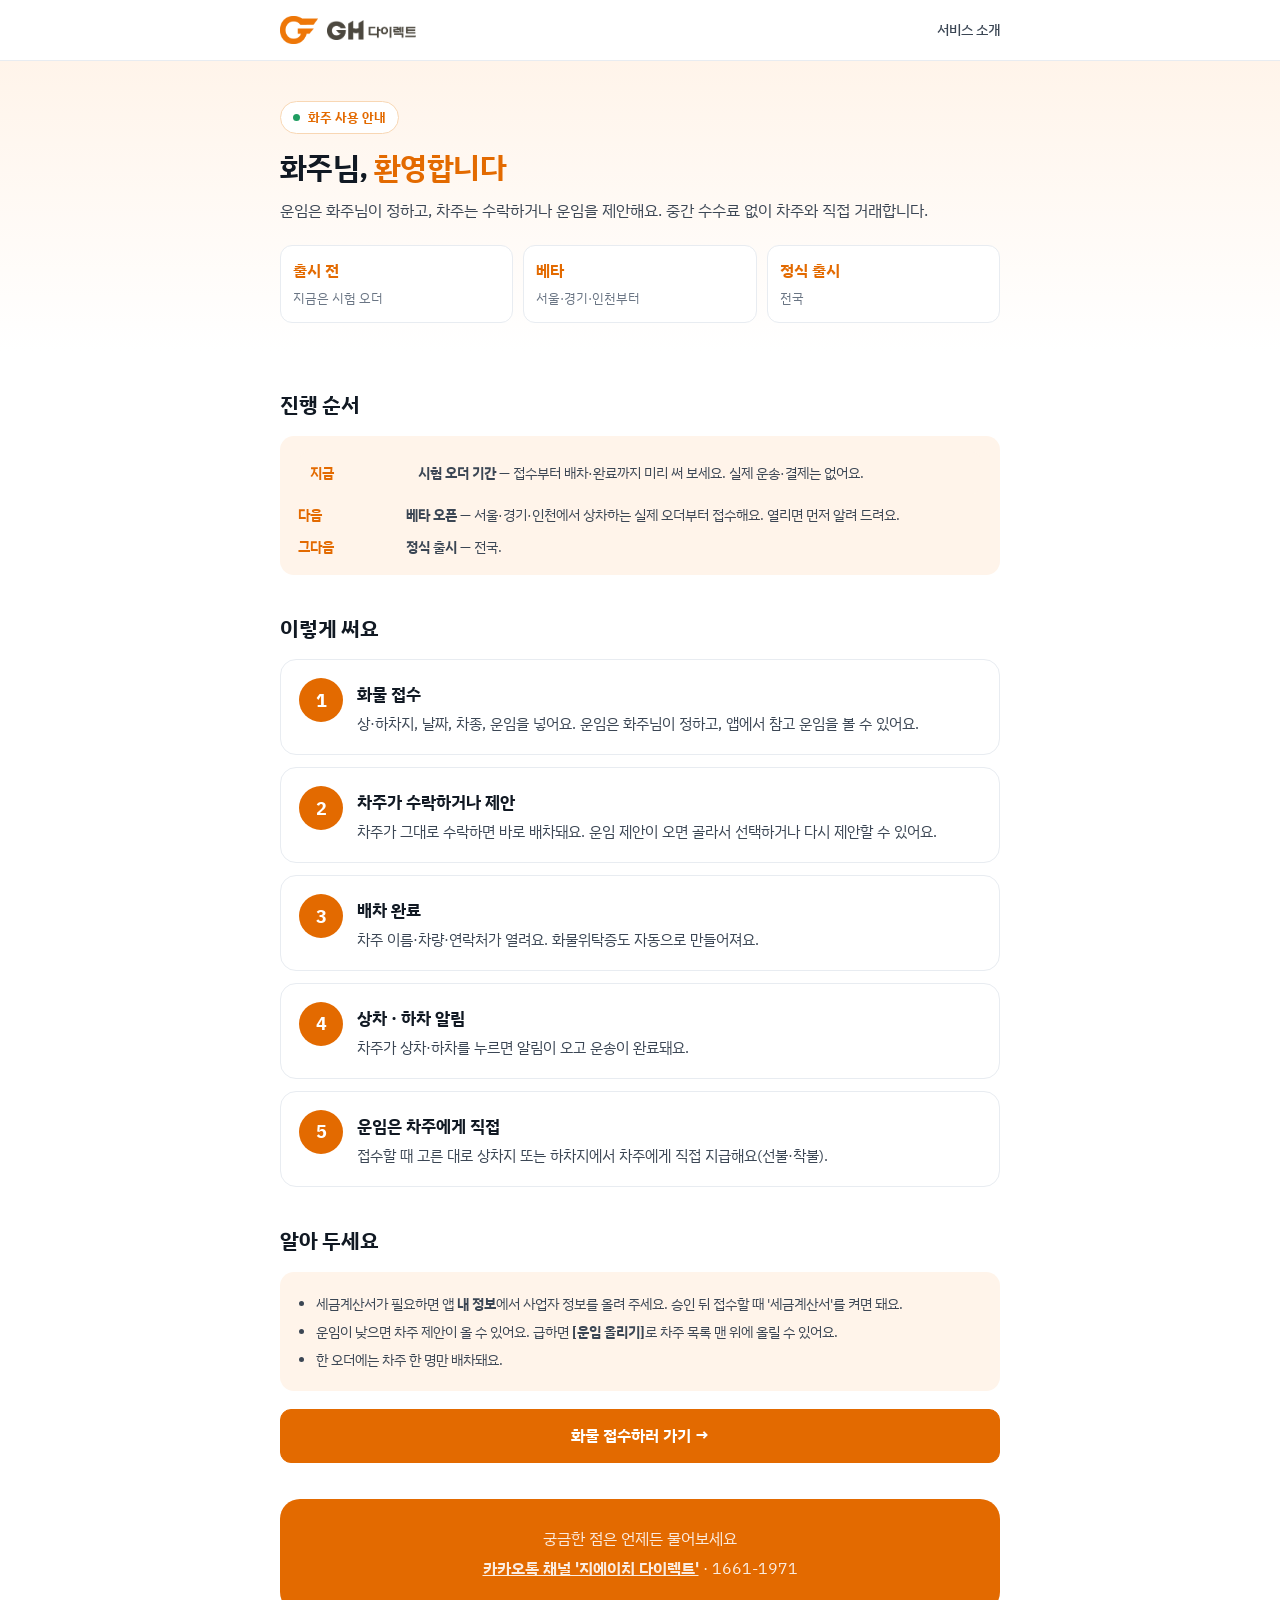
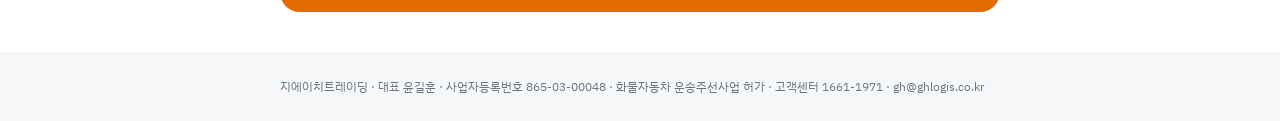
<file: guide/shipper/index.html>
<!doctype html><html lang="ko"><head>
<!-- 화주 사용 안내(시안 20261125_화주_가입환영안내_v01, 사장님 "괜찮네" → "가입할때 보내주자" 2026-11-25). 가입 환영 문자 링크. 수정은 저장소 site/guide/ 에서. --><meta charset="utf-8"><meta name="viewport" content="width=device-width,initial-scale=1">
<title>화주 사용 안내 · GH 다이렉트</title>
<link href="https://fonts.googleapis.com/css2?family=IBM+Plex+Sans+KR:wght@400;500;600;700&display=swap" rel="stylesheet">
<meta name="description" content="GH 다이렉트 화주 사용 안내 — 진행 순서와 쓰는 방법.">
<meta property="og:title" content="GH 다이렉트 화주 사용 안내">
<meta property="og:description" content="운임은 화주님이 정하고, 차주는 수락하거나 제안해요.">
<meta property="og:image" content="https://ghdirect.co.kr/og.png">
<link rel="icon" href="/favicon.png">
<link rel="stylesheet" href="/beta/beta.css">
<style>
 .tl{display:flex;flex-direction:column;gap:10px}
 .tl .r{display:flex;gap:12px;align-items:flex-start;line-height:1.6}
 .tl .r b{min-width:96px;color:#E36A00}
 .tl .now{background:#FFF4EA;border-radius:10px;padding:10px 12px}
</style></head><body>
<header><div class="wrap"><a class="logo" href="/"><img src="/gh-direct-mark.png" alt=""><img class="wm" src="/gh-direct-wordmark.png" alt="GH 다이렉트"></a><a class="home" href="/">서비스 소개</a></div></header>
<div class="hero"><div class="wrap">
 <span class="pill"><i></i>화주 사용 안내</span>
 <h1>화주님, <em>환영합니다</em></h1>
 <p class="lead">운임은 화주님이 정하고, 차주는 수락하거나 운임을 제안해요. 중간 수수료 없이 차주와 직접 거래합니다.</p>
 <div class="facts"><div><b>출시 전</b><span>지금은 시험 오더</span></div><div><b>베타</b><span>서울·경기·인천부터</span></div><div><b>정식 출시</b><span>전국</span></div></div>
</div></div>
<div class="wrap">
 <h2>진행 순서</h2>
 <div class="box info"><div class="tl">
  <div class="r now"><b>지금</b><span><b style="color:inherit;min-width:0">시험 오더 기간</b> — 접수부터 배차·완료까지 미리 써 보세요. 실제 운송·결제는 없어요.</span></div>
  <div class="r"><b>다음</b><span><b style="color:inherit;min-width:0">베타 오픈</b> — 서울·경기·인천에서 상차하는 실제 오더부터 접수해요. 열리면 먼저 알려 드려요.</span></div>
  <div class="r"><b>그다음</b><span><b style="color:inherit;min-width:0">정식 출시</b> — 전국.</span></div>
 </div></div>
 <h2>이렇게 써요</h2>
 <div class="steps">
  <div class="st"><div class="n">1</div><div><h3>화물 접수</h3><p>상·하차지, 날짜, 차종, 운임을 넣어요. 운임은 화주님이 정하고, 앱에서 참고 운임을 볼 수 있어요.</p></div></div>
  <div class="st"><div class="n">2</div><div><h3>차주가 수락하거나 제안</h3><p>차주가 그대로 수락하면 바로 배차돼요. 운임 제안이 오면 골라서 선택하거나 다시 제안할 수 있어요.</p></div></div>
  <div class="st"><div class="n">3</div><div><h3>배차 완료</h3><p>차주 이름·차량·연락처가 열려요. 화물위탁증도 자동으로 만들어져요.</p></div></div>
  <div class="st"><div class="n">4</div><div><h3>상차 · 하차 알림</h3><p>차주가 상차·하차를 누르면 알림이 오고 운송이 완료돼요.</p></div></div>
  <div class="st"><div class="n">5</div><div><h3>운임은 차주에게 직접</h3><p>접수할 때 고른 대로 상차지 또는 하차지에서 차주에게 직접 지급해요(선불·착불).</p></div></div>
 </div>
 <h2>알아 두세요</h2>
 <div class="box info"><ul style="margin:0;padding-left:18px;line-height:1.8">
  <li>세금계산서가 필요하면 앱 <b>내 정보</b>에서 사업자 정보를 올려 주세요. 승인 뒤 접수할 때 '세금계산서'를 켜면 돼요.</li>
  <li>운임이 낮으면 차주 제안이 올 수 있어요. 급하면 <b>[운임 올리기]</b>로 차주 목록 맨 위에 올릴 수 있어요.</li>
  <li>한 오더에는 차주 한 명만 배차돼요.</li>
 </ul></div>
 <div style="text-align:center;margin:18px 0 6px"><a class="btn p" href="https://app.ghdirect.co.kr/shipper">화물 접수하러 가기 →</a></div>
 <div class="final"><p>궁금한 점은 언제든 물어보세요</p><p><a href="http://pf.kakao.com/_xdYAvX">카카오톡 채널 '지에이치 다이렉트'</a> · <span style="white-space:nowrap">1661-1971</span></p></div>
</div>
<footer><div class="wrap">지에이치트레이딩 · 대표 윤길훈 · 사업자등록번호 865-03-00048 · 화물자동차 운송주선사업 허가 · 고객센터 1661-1971 · gh@ghlogis.co.kr</div></footer>
<script>
(function(){try{var s=(new URLSearchParams(location.search).get('src')||'').toLowerCase();if(!/^[a-z0-9_]{1,40}$/.test(s))s='guide';
document.querySelectorAll('a[href^="https://app.ghdirect.co.kr"]').forEach(function(a){var u=new URL(a.href);if(!u.searchParams.get('src')){u.searchParams.set('src',s);a.href=u.toString();}});}catch(e){}})();
</script>
<script src="/site-track.js" data-page="/site/guide/shipper"></script>
</body></html>
</file>
<file: beta/beta.css>
:root{--b:#E36A00;--b9:#2B2622;--b1:#FFF4EA;--b2:#F8D7B4;--t:#111923;--s:#3b4654;--m:#6a7584;--l:#e8ecf1;--o:#EE7708}
*{box-sizing:border-box}body{margin:0;font-family:'IBM Plex Sans KR','Malgun Gothic',sans-serif;color:var(--t);background:#fff;word-break:keep-all;line-height:1.65;-webkit-font-smoothing:antialiased}
.wrap{max-width:760px;margin:0 auto;padding:0 20px}
header{border-bottom:1px solid var(--l)}header .wrap{display:flex;align-items:center;justify-content:space-between;height:60px}
.logo{display:flex;align-items:center;gap:9px;text-decoration:none}.logo img{width:38px}.logo img.wm{width:auto;height:20px}
header a.home{font-size:13.5px;color:var(--s);text-decoration:none;font-weight:500}
.hero{background:linear-gradient(180deg,var(--b1),#fff);padding:40px 0 28px}
.pill{display:inline-flex;gap:8px;align-items:center;background:#fff;border:1px solid var(--b2);color:var(--b);font-size:12.5px;font-weight:700;padding:5px 12px;border-radius:30px}.pill i{width:7px;height:7px;background:#1f9d61;border-radius:50%}
h1{font-size:30px;line-height:1.3;margin:14px 0 10px;letter-spacing:-.02em}h1 em{font-style:normal;color:var(--b)}
.lead{font-size:16px;color:var(--s);margin:0}
.facts{display:grid;grid-template-columns:repeat(3,1fr);gap:10px;margin-top:22px}
.facts div{background:#fff;border:1px solid var(--l);border-radius:12px;padding:12px}
.facts b{display:block;font-size:15.5px;color:var(--b)}.facts span{font-size:12.5px;color:var(--m)}
h2{font-size:21px;margin:36px 0 14px;letter-spacing:-.01em}
.steps{display:flex;flex-direction:column;gap:12px}
.st{display:grid;grid-template-columns:44px 1fr;gap:14px;border:1px solid var(--l);border-radius:16px;padding:18px}
.st .n{width:44px;height:44px;border-radius:50%;background:var(--b);color:#fff;font-weight:700;font-size:18px;display:flex;align-items:center;justify-content:center}
.st h3{margin:2px 0 4px;font-size:17px}.st p{margin:0;color:var(--s);font-size:14.5px}
.st .tip{margin-top:8px;font-size:13px;color:var(--m);background:#f7f9fb;border-radius:8px;padding:8px 10px}
.btn{display:block;text-align:center;text-decoration:none;border-radius:11px;padding:13px 16px;font-weight:700;font-size:15.5px;margin-top:12px;border:1.5px solid var(--b)}
.btn.p{background:var(--b);color:#fff}.btn.g{background:#fff;color:var(--b)}
.btn small{display:block;font-weight:500;font-size:12px;opacity:.75}
.box{border-radius:14px;padding:16px 18px;margin-top:14px;font-size:14px}
.box.warn{background:#FFF6E0;color:#6A4D00}.box.info{background:var(--b1);color:var(--s)}
.box b{color:inherit}.box ul{margin:6px 0 0;padding-left:18px}.box li{margin:3px 0}
.faq .q{border-bottom:1px solid var(--l);padding:14px 2px}.faq b{display:block;font-size:15px;margin-bottom:4px}.faq span{color:var(--s);font-size:14px}
.final{margin:36px 0 0;background:var(--b);color:#fff;border-radius:20px;padding:26px;text-align:center}
.final p{margin:0 0 4px;opacity:.88}.final a{color:#fff;font-weight:700}
footer{background:#f5f7f9;padding:24px 0;font-size:12px;color:var(--m);line-height:1.8;margin-top:40px}
@media(max-width:560px){h1{font-size:25px}.facts{grid-template-columns:1fr 1fr 1fr;gap:6px}.facts div{padding:10px 8px}.facts b{font-size:14px}.facts span{font-size:11.5px}.st{grid-template-columns:36px 1fr;padding:15px}.st .n{width:36px;height:36px;font-size:16px}}
</file>
